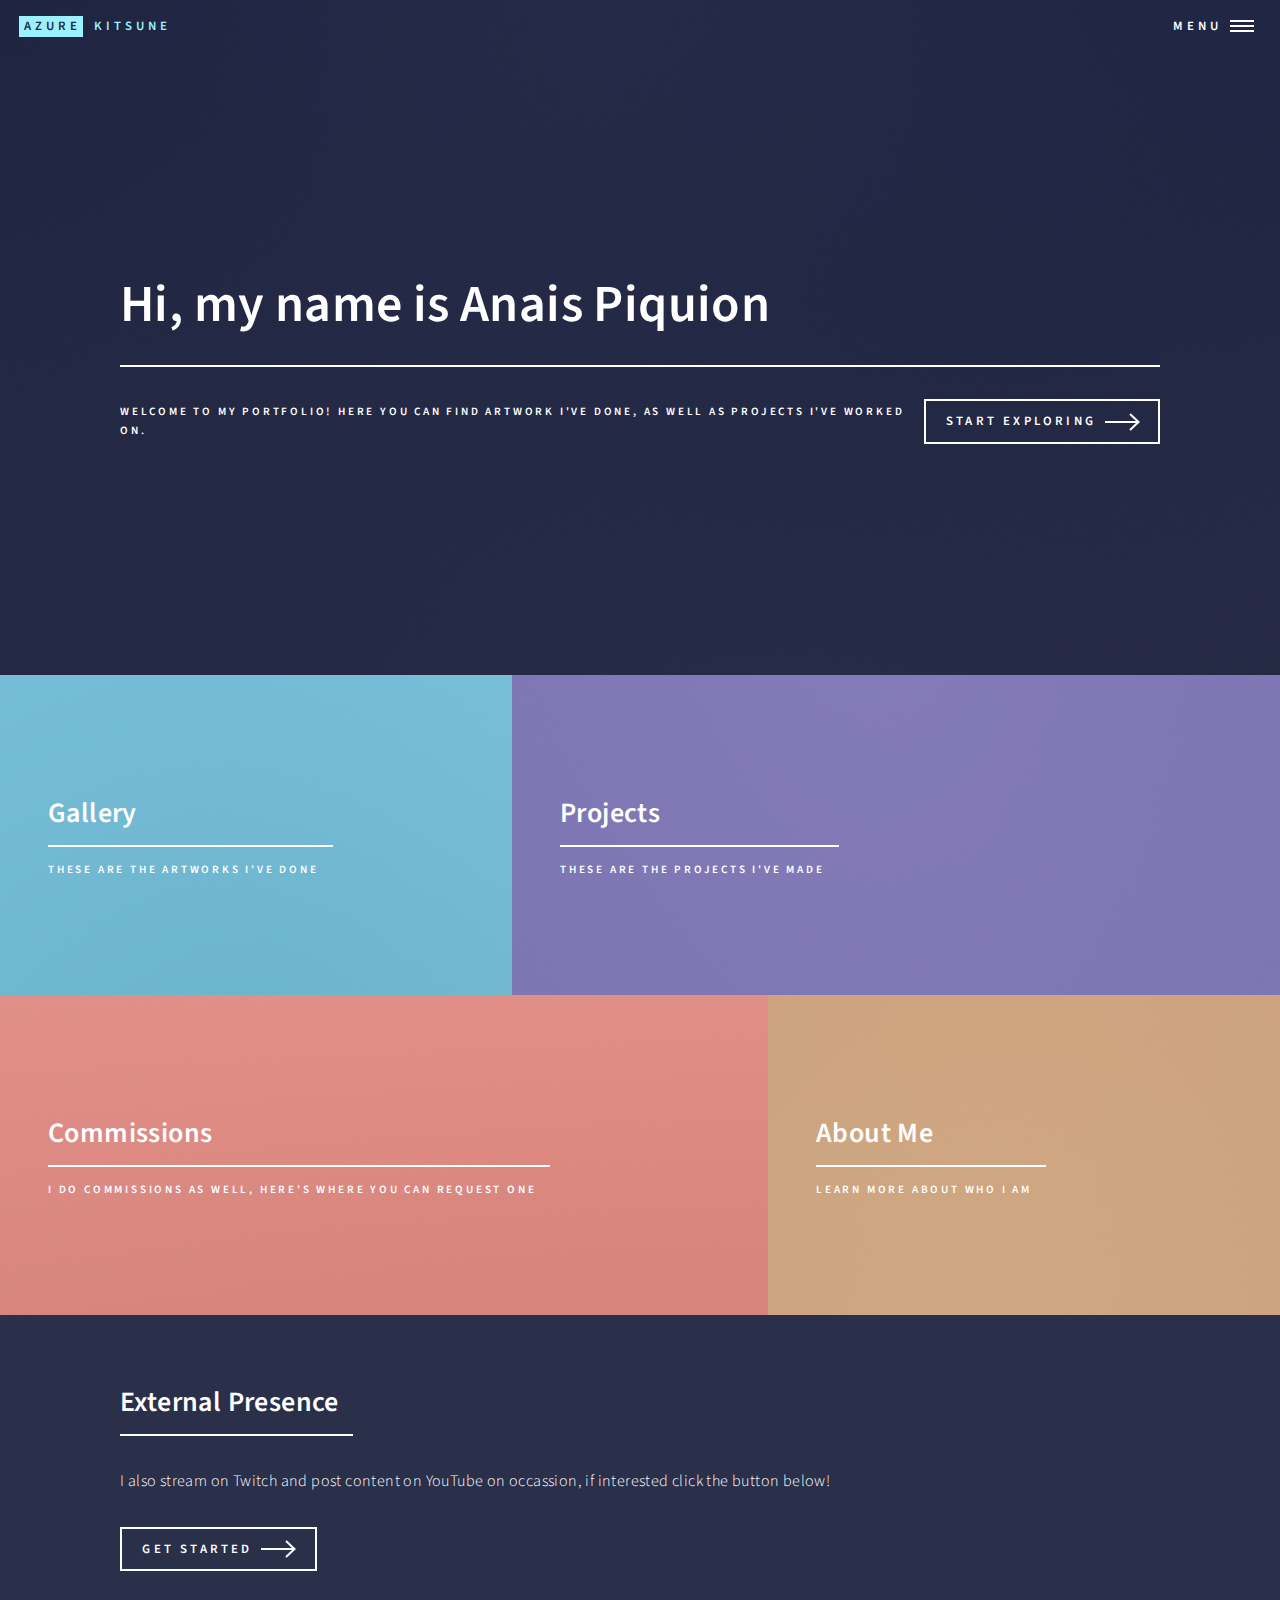
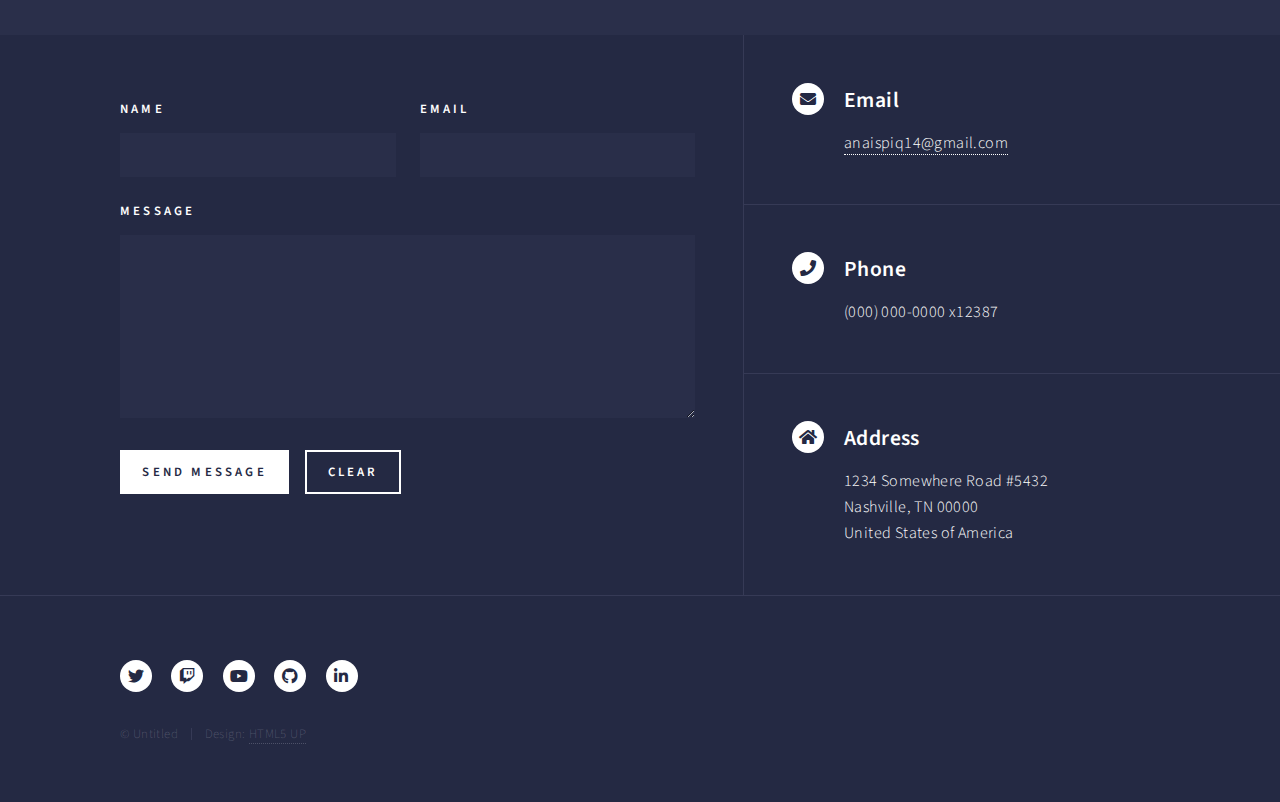
<file: index.html>
<!DOCTYPE HTML>
<!--
	Forty by HTML5 UP
	html5up.net | @ajlkn
	Free for personal and commercial use under the CCA 3.0 license (html5up.net/license)
-->
<html>
	<head>
		<title>Home Page</title>
		<meta charset="utf-8" />
		<meta name="viewport" content="width=device-width, initial-scale=1, user-scalable=no" />
		<link rel="stylesheet" href="assets/css/main.css" />
		<noscript><link rel="stylesheet" href="assets/css/noscript.css" /></noscript>
	</head>
	<body class="is-preload">

		<!-- Wrapper -->
			<div id="wrapper">

				<!-- Header -->
					<header id="header" class="alt">
						<a href="index.html" class="logo"><strong>Azure</strong> <span>Kitsune</span></a>
						<nav>
							<a href="#menu">Menu</a>
						</nav>
					</header>

				<!-- Menu -->
					<nav id="menu">
						<ul class="links">
							<li><a href="index.html">Home</a></li>
							<li><a href="gallery.html">Gallery</a></li>
							<li><a href="projects.html">Projects</a></li>
							<li><a href="commissions.html">Commissions</a></li>
							<li><a href="aboutme.html">About Me</a></li>
							<li><a href="elements.html">Elements</a></li>
						</ul>
						<ul class="actions stacked">
							<li><a href="#" class="button primary fit">Get Started</a></li>
							<li><a href="#" class="button fit">Log In</a></li>
						</ul>
					</nav>

				<!-- Banner -->
					<section id="banner" class="major">
						<div class="inner">
							<header class="major">
								<h1>Hi, my name is Anais Piquion</h1>
							</header>
							<div class="content">
								<p>Welcome to my portfolio! Here you can find Artwork I've done, 
									as well as projects I've worked on.</p>
								<ul class="actions">
									<li><a href="#one" class="button next scrolly">Start Exploring</a></li>
								</ul>
							</div>
						</div>
					</section>

				<!-- Main -->
					<div id="main">

						<!-- One -->
							<section id="one" class="tiles">
								<article>
									<span class="image">
										<img src="images/pic01.jpg" alt="" />
									</span>
									<header class="major">
										<h3><a href="gallery.html" class="link">Gallery</a></h3>
										<p>These are the artworks I've done</p>
									</header>
								</article>
								<article>
									<span class="image">
										<img src="images/pic02.jpg" alt="" />
									</span>
									<header class="major">
										<h3><a href="projects.html" class="link">Projects</a></h3>
										<p>These are the projects I've made</p>
									</header>
								</article>
								<article>
									<span class="image">
										<img src="images/pic03.jpg" alt="" />
									</span>
									<header class="major">
										<h3><a href="commissions.html" class="link">Commissions</a></h3>
										<p>I do commissions as well, here's where you can request one</p>
									</header>
								</article>
								<article>
									<span class="image">
										<img src="images/pic06.jpg" alt="" />
									</span>
									<header class="major">
										<h3><a href="aboutme.html" class="link">About Me</a></h3>
										<p>Learn more about who I am</p>
									</header>
								</article>
							</section>

						<!-- Two -->
							<section id="two">
								<div class="inner">
									<header class="major">
										<h2>External Presence</h2>
									</header>
									<p>I also stream on Twitch and post content on YouTube on occassion, if interested click the button below!</p>
									<ul class="actions">
										<li><a href="https://www.youtube.com/channel/UCa9rDPYyWQcU0g6yIEkKASQ" class="button next">Get Started</a></li>
									</ul>
								</div>
							</section>

					</div>

				<!-- Contact -->
					<section id="contact">
						<div class="inner">
							<section>
								<form method="post" action="#">
									<div class="fields">
										<div class="field half">
											<label for="name">Name</label>
											<input type="text" name="name" id="name" />
										</div>
										<div class="field half">
											<label for="email">Email</label>
											<input type="text" name="email" id="email" />
										</div>
										<div class="field">
											<label for="message">Message</label>
											<textarea name="message" id="message" rows="6"></textarea>
										</div>
									</div>
									<ul class="actions">
										<li><input type="submit" value="Send Message" class="primary" /></li>
										<li><input type="reset" value="Clear" /></li>
									</ul>
								</form>
							</section>
							<section class="split">
								<section>
									<div class="contact-method">
										<span class="icon solid alt fa-envelope"></span>
										<h3>Email</h3>
										<a href="#">anaispiq14@gmail.com</a>
									</div>
								</section>
								<section>
									<div class="contact-method">
										<span class="icon solid alt fa-phone"></span>
										<h3>Phone</h3>
										<span>(000) 000-0000 x12387</span>
									</div>
								</section>
								<section>
									<div class="contact-method">
										<span class="icon solid alt fa-home"></span>
										<h3>Address</h3>
										<span>1234 Somewhere Road #5432<br />
										Nashville, TN 00000<br />
										United States of America</span>
									</div>
								</section>
							</section>
						</div>
					</section>

				<!-- Footer -->
					<footer id="footer">
						<div class="inner">
							<ul class="icons">
								<li><a href="https://x.com/SonicSwag14" class="icon brands alt fa-twitter"><span class="label">Twitter</span></a></li>
								<li><a href="https://www.twitch.tv/sonicswag14_" class="icon brands alt fa-twitch"><span class="label">Twitch</span></a></li>
								<li><a href="https://www.youtube.com/@SonicSwag14/videos" class="icon brands alt fa-youtube"><span class="label">YouTube</span></a></li>
								<li><a href="https://github.com/SonicSwag14" class="icon brands alt fa-github"><span class="label">GitHub</span></a></li>
								<li><a href="https://www.linkedin.com/in/anais-piquion" class="icon brands alt fa-linkedin-in"><span class="label">LinkedIn</span></a></li>
							</ul>
							<ul class="copyright">
								<li>&copy; Untitled</li><li>Design: <a href="https://html5up.net">HTML5 UP</a></li>
							</ul>
						</div>
					</footer>

			</div>

		<!-- Scripts -->
			<script src="assets/js/jquery.min.js"></script>
			<script src="assets/js/jquery.scrolly.min.js"></script>
			<script src="assets/js/jquery.scrollex.min.js"></script>
			<script src="assets/js/browser.min.js"></script>
			<script src="assets/js/breakpoints.min.js"></script>
			<script src="assets/js/util.js"></script>
			<script src="assets/js/main.js"></script>

	</body>
</html>
</file>
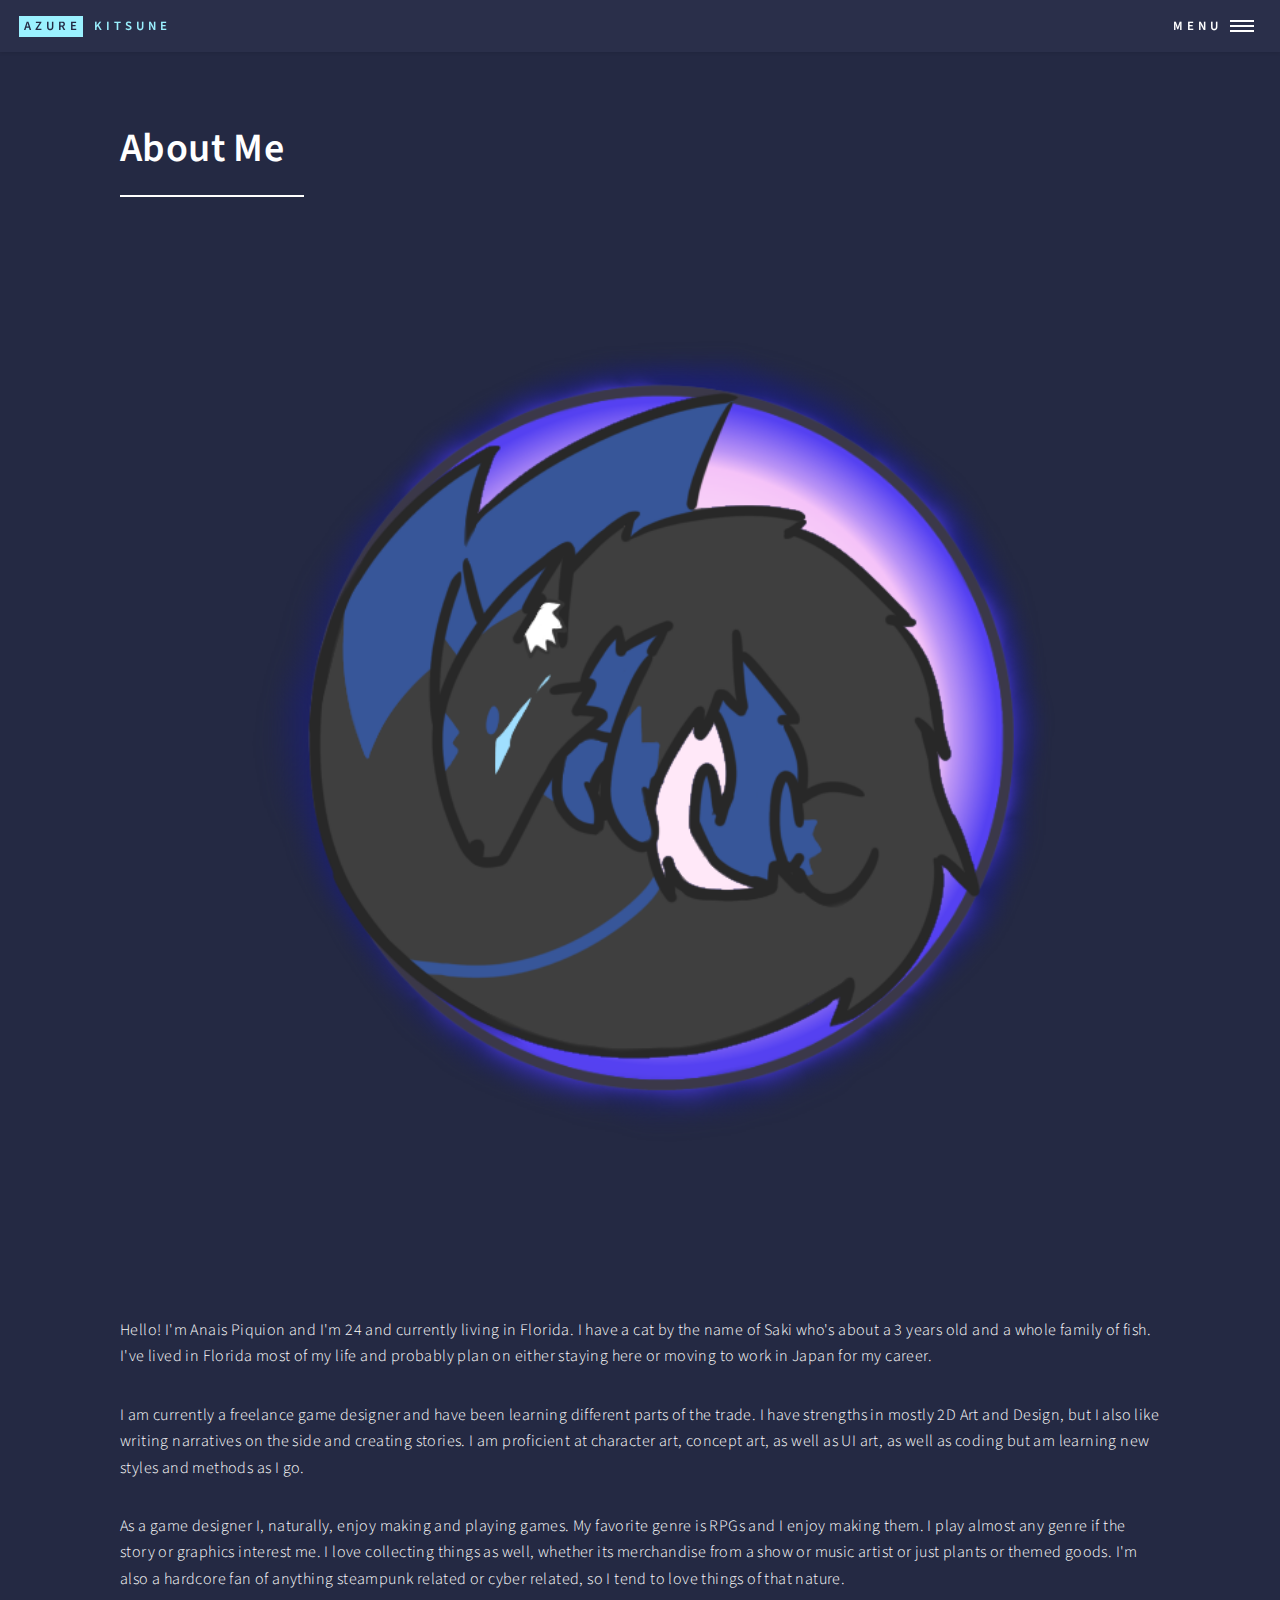
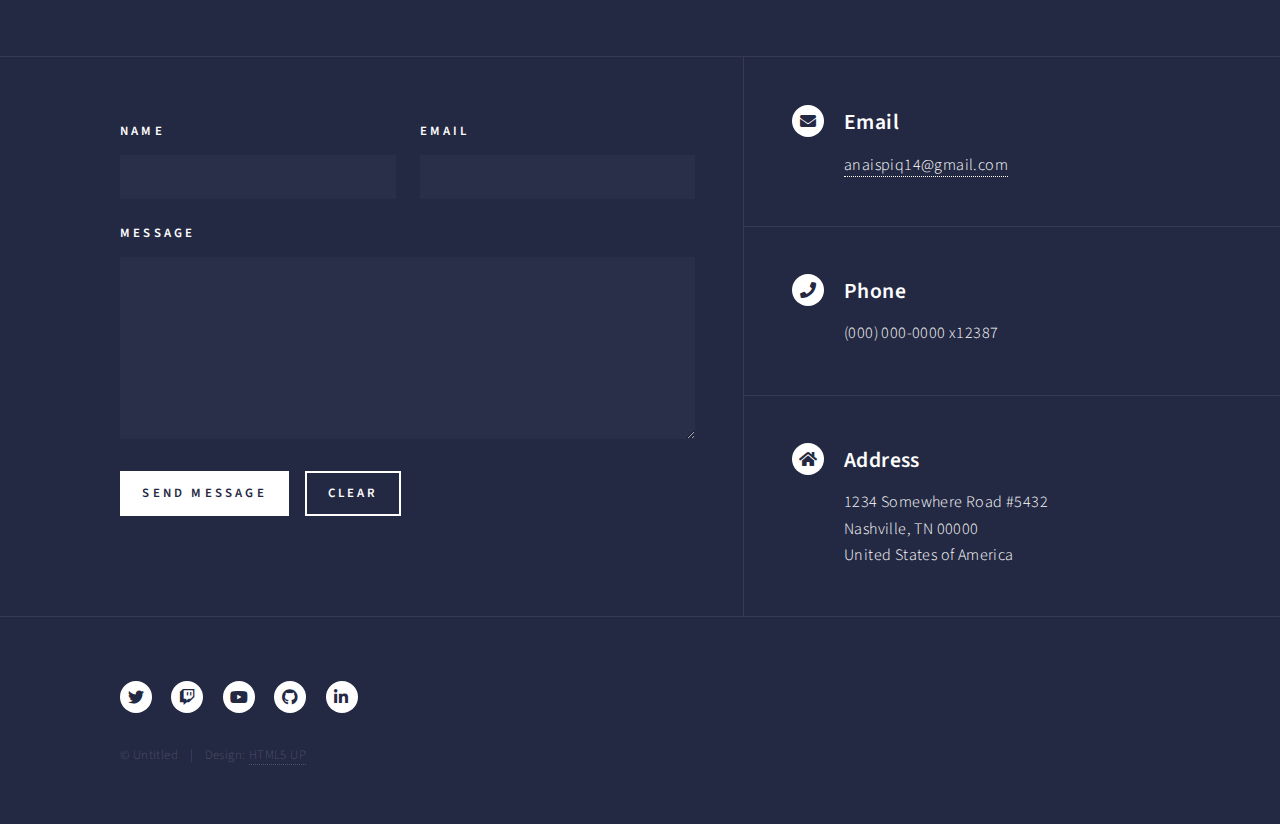
<file: aboutme.html>
<!DOCTYPE HTML>
<!--
	Forty by HTML5 UP
	html5up.net | @ajlkn
	Free for personal and commercial use under the CCA 3.0 license (html5up.net/license)
-->
<html>
	<head>
		<title>About Me</title>
		<meta charset="utf-8" />
		<meta name="viewport" content="width=device-width, initial-scale=1, user-scalable=no" />
		<link rel="stylesheet" href="assets/css/main.css" />
		<noscript><link rel="stylesheet" href="assets/css/noscript.css" /></noscript>
	</head>
	<body class="is-preload">

		<!-- Wrapper -->
			<div id="wrapper">

				<!-- Header -->
					<header id="header">
						<a href="index.html" class="logo"><strong>Azure</strong> <span>Kitsune</span></a>
						<nav>
							<a href="#menu">Menu</a>
						</nav>
					</header>

				<!-- Menu -->
					<nav id="menu">
						<ul class="links">
							<li><a href="index.html">Home</a></li>
							<li><a href="gallery.html">Gallery</a></li>
							<li><a href="projects.html">Projects</a></li>
							<li><a href="commissions.html">Commissions</a></li>
							<li><a href="aboutme.html">About Me</a></li>
							<li><a href="elements.html">Elements</a></li>
						</ul>
						<ul class="actions stacked">
							<li><a href="#" class="button primary fit">Get Started</a></li>
							<li><a href="#" class="button fit">Log In</a></li>
						</ul>
					</nav>

				<!-- Main -->
					<div id="main" class="alt">

						<!-- One -->
							<section id="one">
								<div class="inner">
									<header class="major">
										<h1>About Me</h1>
									</header>
									<span class="image main"><img src="images/azurelogo.png" alt="" /></span>
									<p>Hello! I'm Anais Piquion and I'm 24 and currently living in Florida. I have a cat by the name of Saki who's about a 3 years old and a whole family of fish. I've lived in Florida most of my life and probably plan on either staying here or moving to work in Japan for my career.</p>
									<p>I am currently a freelance game designer and have been learning different parts of the trade. I have strengths in mostly 2D Art and Design, but I also like writing narratives on the side and creating stories. I am proficient at character art, concept art, as well as UI art, as well as coding but am learning new styles and methods as I go. </p>
									<p>As a game designer I, naturally, enjoy making and playing games. My favorite genre is RPGs and I enjoy making them. I play almost any genre if the story or graphics interest me. I love collecting things as well, whether its merchandise from a show or music artist or just plants or themed goods. I'm also a hardcore fan of anything steampunk related or cyber related, so I tend to love things of that nature.</p>
								</div>
							</section>

					</div>

				<!-- Contact -->
					<section id="contact">
						<div class="inner">
							<section>
								<form method="post" action="#">
									<div class="fields">
										<div class="field half">
											<label for="name">Name</label>
											<input type="text" name="name" id="name" />
										</div>
										<div class="field half">
											<label for="email">Email</label>
											<input type="text" name="email" id="email" />
										</div>
										<div class="field">
											<label for="message">Message</label>
											<textarea name="message" id="message" rows="6"></textarea>
										</div>
									</div>
									<ul class="actions">
										<li><input type="submit" value="Send Message" class="primary" /></li>
										<li><input type="reset" value="Clear" /></li>
									</ul>
								</form>
							</section>
							<section class="split">
								<section>
									<div class="contact-method">
										<span class="icon solid alt fa-envelope"></span>
										<h3>Email</h3>
										<a href="#">anaispiq14@gmail.com</a>
									</div>
								</section>
								<section>
									<div class="contact-method">
										<span class="icon solid alt fa-phone"></span>
										<h3>Phone</h3>
										<span>(000) 000-0000 x12387</span>
									</div>
								</section>
								<section>
									<div class="contact-method">
										<span class="icon solid alt fa-home"></span>
										<h3>Address</h3>
										<span>1234 Somewhere Road #5432<br />
										Nashville, TN 00000<br />
										United States of America</span>
									</div>
								</section>
							</section>
						</div>
					</section>

				<!-- Footer -->
					<footer id="footer">
						<div class="inner">
							<ul class="icons">
								<li><a href="https://x.com/SonicSwag14" class="icon brands alt fa-twitter"><span class="label">Twitter</span></a></li>
								<li><a href="https://www.twitch.tv/sonicswag14_" class="icon brands alt fa-twitch"><span class="label">Twitch</span></a></li>
								<li><a href="https://www.youtube.com/@SonicSwag14/videos" class="icon brands alt fa-youtube"><span class="label">YouTube</span></a></li>
								<li><a href="https://github.com/SonicSwag14" class="icon brands alt fa-github"><span class="label">GitHub</span></a></li>
								<li><a href="https://www.linkedin.com/in/anais-piquion" class="icon brands alt fa-linkedin-in"><span class="label">LinkedIn</span></a></li>
							</ul>
							<ul class="copyright">
								<li>&copy; Untitled</li><li>Design: <a href="https://html5up.net">HTML5 UP</a></li>
							</ul>
						</div>
					</footer>

			</div>

		<!-- Scripts -->
			<script src="assets/js/jquery.min.js"></script>
			<script src="assets/js/jquery.scrolly.min.js"></script>
			<script src="assets/js/jquery.scrollex.min.js"></script>
			<script src="assets/js/browser.min.js"></script>
			<script src="assets/js/breakpoints.min.js"></script>
			<script src="assets/js/util.js"></script>
			<script src="assets/js/main.js"></script>

	</body>
</html>
</file>
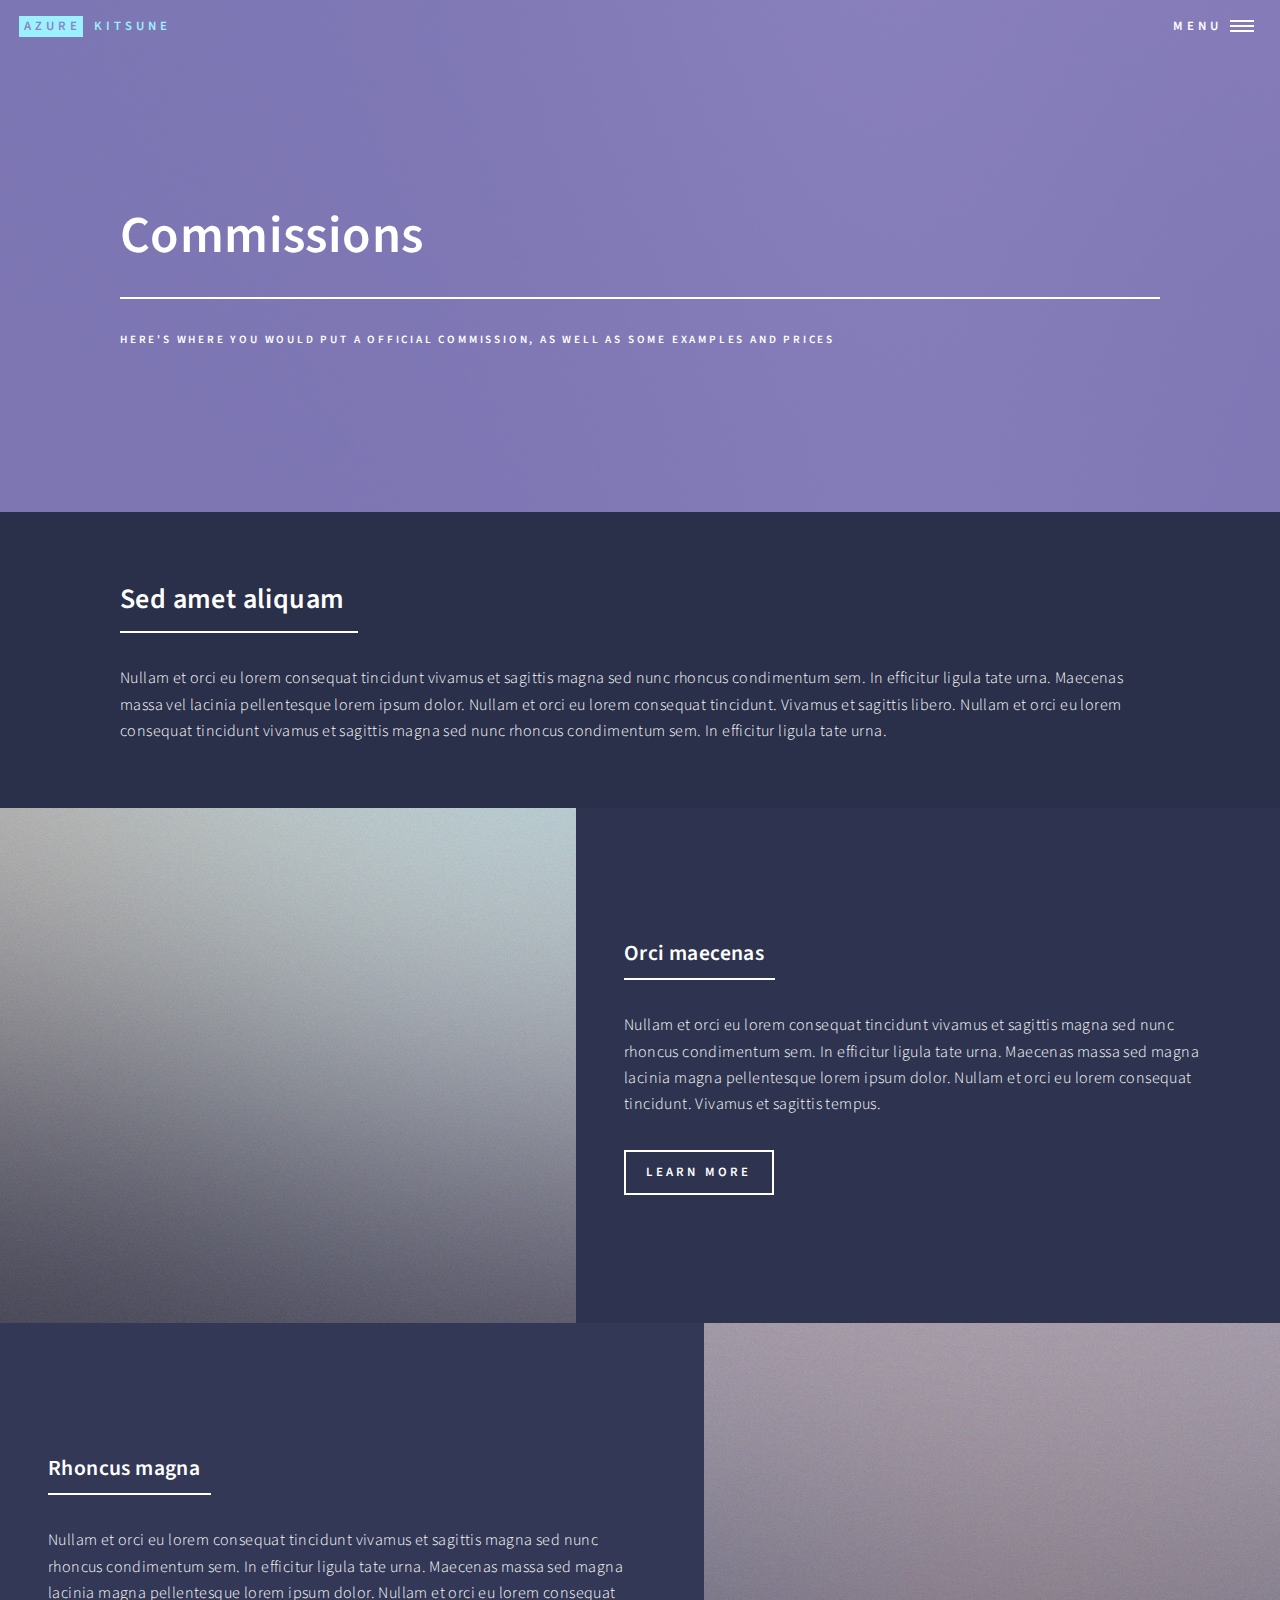
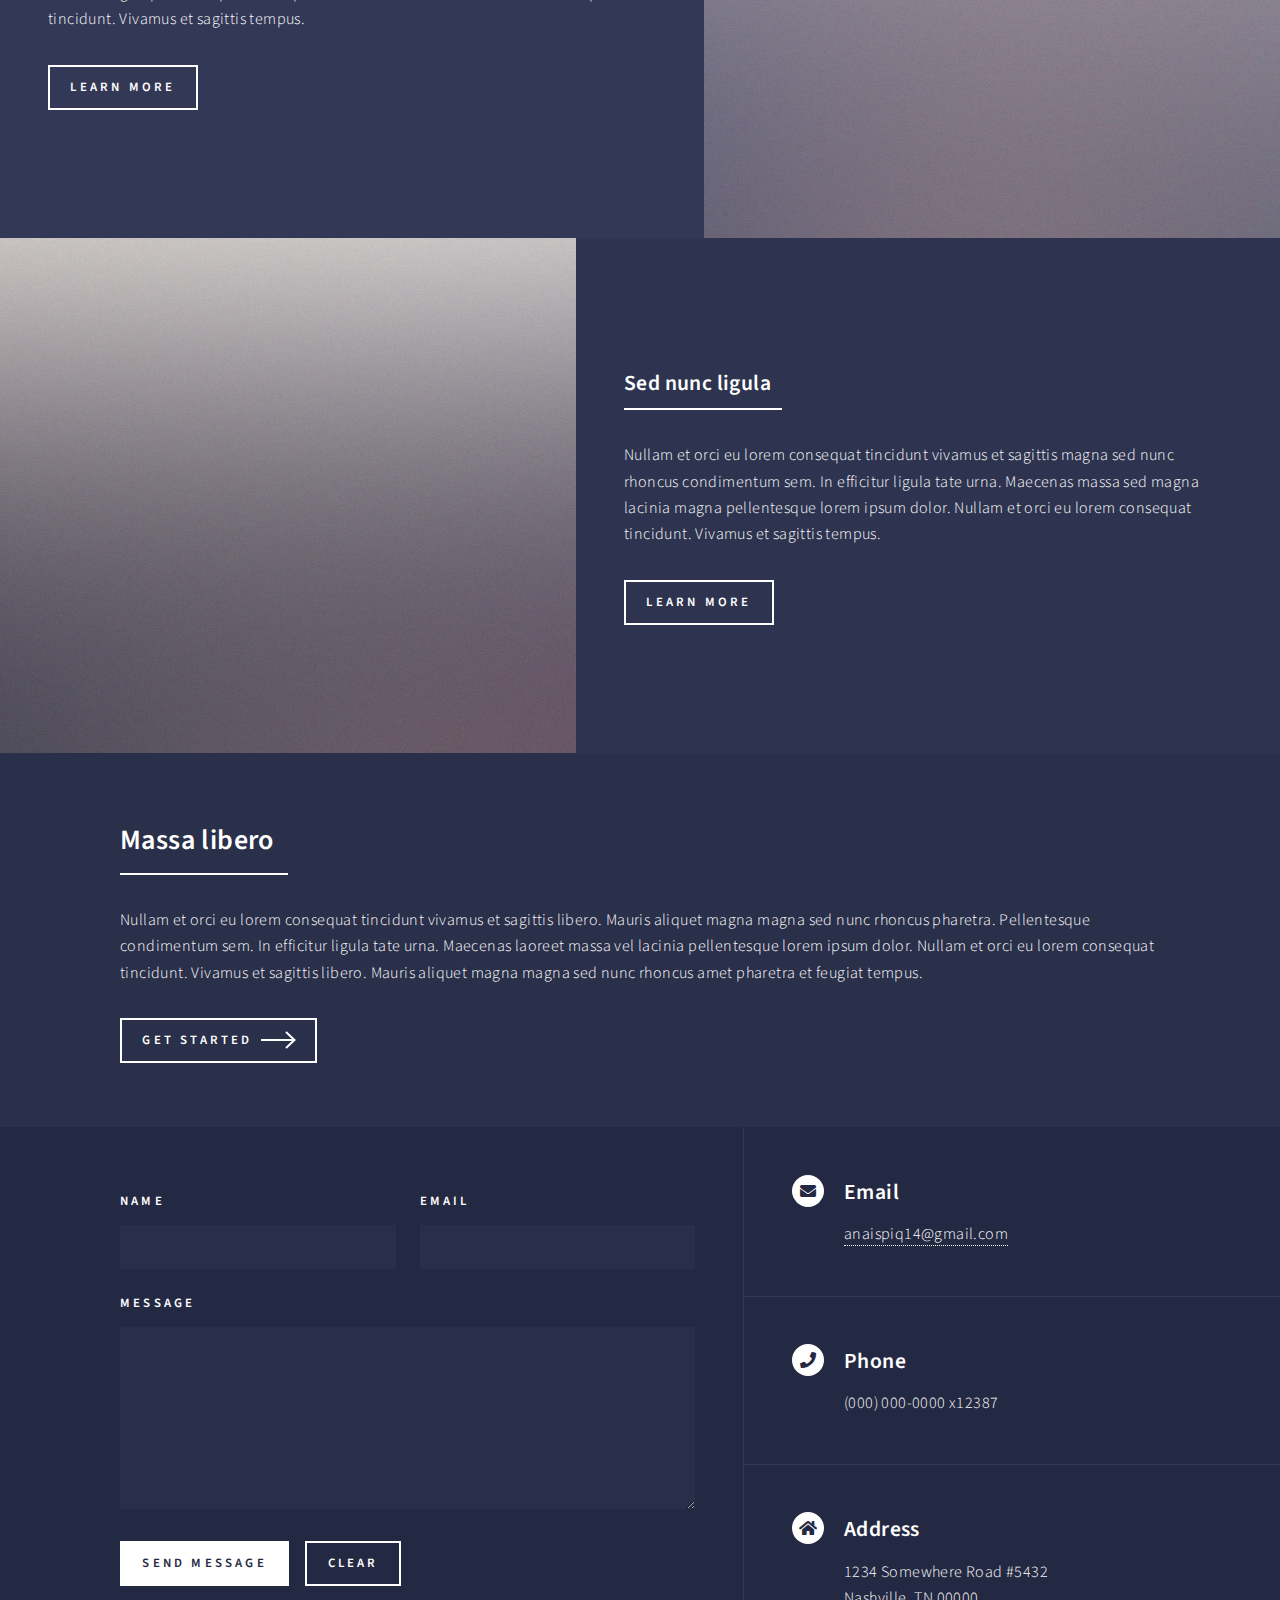
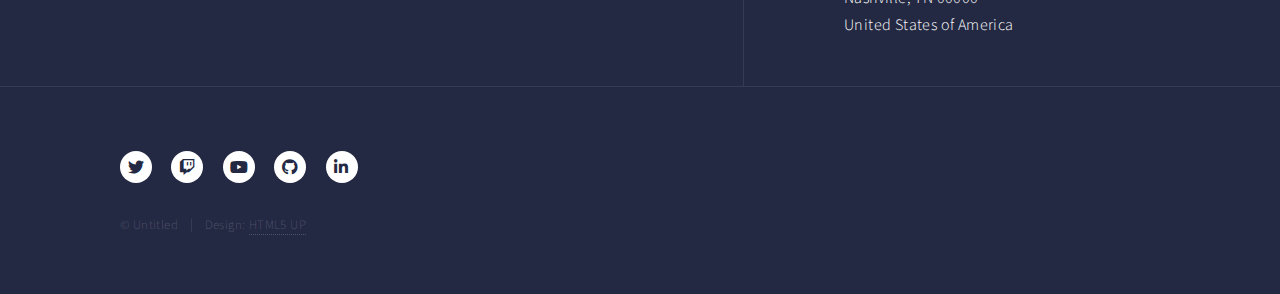
<file: commissions.html>
<!DOCTYPE HTML>
<!--
	Forty by HTML5 UP
	html5up.net | @ajlkn
	Free for personal and commercial use under the CCA 3.0 license (html5up.net/license)
-->
<html>
	<head>
		<title>Commissions</title>
		<meta charset="utf-8" />
		<meta name="viewport" content="width=device-width, initial-scale=1, user-scalable=no" />
		<link rel="stylesheet" href="assets/css/main.css" />
		<noscript><link rel="stylesheet" href="assets/css/noscript.css" /></noscript>
	</head>
	<body class="is-preload">

		<!-- Wrapper -->
			<div id="wrapper">

				<!-- Header -->
				<!-- Note: The "styleN" class below should match that of the banner element. -->
					<header id="header" class="alt style2">
						<a href="index.html" class="logo"><strong>Azure</strong> <span>Kitsune</span></a>
						<nav>
							<a href="#menu">Menu</a>
						</nav>
					</header>

				<!-- Menu -->
					<nav id="menu">
						<ul class="links">
							<li><a href="index.html">Home</a></li>
							<li><a href="gallery.html">Gallery</a></li>
							<li><a href="projects.html">Projects</a></li>
							<li><a href="commissions.html">Commissions</a></li>
							<li><a href="aboutme.html">About Me</a></li>
							<li><a href="elements.html">Elements</a></li>
						</ul>
						<ul class="actions stacked">
							<li><a href="#" class="button primary fit">Get Started</a></li>
							<li><a href="#" class="button fit">Log In</a></li>
						</ul>
					</nav>

				<!-- Banner -->
				<!-- Note: The "styleN" class below should match that of the header element. -->
					<section id="banner" class="style2">
						<div class="inner">
							<span class="image">
								<img src="images/pic07.jpg" alt="" />
							</span>
							<header class="major">
								<h1>Commissions</h1>
							</header>
							<div class="content">
								<p>Here's where you would put a official commission, as well as some examples and prices</p>
							</div>
						</div>
					</section>

				<!-- Main -->
					<div id="main">

						<!-- One -->
							<section id="one">
								<div class="inner">
									<header class="major">
										<h2>Sed amet aliquam</h2>
									</header>
									<p>Nullam et orci eu lorem consequat tincidunt vivamus et sagittis magna sed nunc rhoncus condimentum sem. In efficitur ligula tate urna. Maecenas massa vel lacinia pellentesque lorem ipsum dolor. Nullam et orci eu lorem consequat tincidunt. Vivamus et sagittis libero. Nullam et orci eu lorem consequat tincidunt vivamus et sagittis magna sed nunc rhoncus condimentum sem. In efficitur ligula tate urna.</p>
								</div>
							</section>

						<!-- Two -->
							<section id="two" class="spotlights">
								<section>
									<a href="generic.html" class="image">
										<img src="images/pic08.jpg" alt="" data-position="center center" />
									</a>
									<div class="content">
										<div class="inner">
											<header class="major">
												<h3>Orci maecenas</h3>
											</header>
											<p>Nullam et orci eu lorem consequat tincidunt vivamus et sagittis magna sed nunc rhoncus condimentum sem. In efficitur ligula tate urna. Maecenas massa sed magna lacinia magna pellentesque lorem ipsum dolor. Nullam et orci eu lorem consequat tincidunt. Vivamus et sagittis tempus.</p>
											<ul class="actions">
												<li><a href="generic.html" class="button">Learn more</a></li>
											</ul>
										</div>
									</div>
								</section>
								<section>
									<a href="generic.html" class="image">
										<img src="images/pic09.jpg" alt="" data-position="top center" />
									</a>
									<div class="content">
										<div class="inner">
											<header class="major">
												<h3>Rhoncus magna</h3>
											</header>
											<p>Nullam et orci eu lorem consequat tincidunt vivamus et sagittis magna sed nunc rhoncus condimentum sem. In efficitur ligula tate urna. Maecenas massa sed magna lacinia magna pellentesque lorem ipsum dolor. Nullam et orci eu lorem consequat tincidunt. Vivamus et sagittis tempus.</p>
											<ul class="actions">
												<li><a href="generic.html" class="button">Learn more</a></li>
											</ul>
										</div>
									</div>
								</section>
								<section>
									<a href="generic.html" class="image">
										<img src="images/pic10.jpg" alt="" data-position="25% 25%" />
									</a>
									<div class="content">
										<div class="inner">
											<header class="major">
												<h3>Sed nunc ligula</h3>
											</header>
											<p>Nullam et orci eu lorem consequat tincidunt vivamus et sagittis magna sed nunc rhoncus condimentum sem. In efficitur ligula tate urna. Maecenas massa sed magna lacinia magna pellentesque lorem ipsum dolor. Nullam et orci eu lorem consequat tincidunt. Vivamus et sagittis tempus.</p>
											<ul class="actions">
												<li><a href="generic.html" class="button">Learn more</a></li>
											</ul>
										</div>
									</div>
								</section>
							</section>

						<!-- Three -->
							<section id="three">
								<div class="inner">
									<header class="major">
										<h2>Massa libero</h2>
									</header>
									<p>Nullam et orci eu lorem consequat tincidunt vivamus et sagittis libero. Mauris aliquet magna magna sed nunc rhoncus pharetra. Pellentesque condimentum sem. In efficitur ligula tate urna. Maecenas laoreet massa vel lacinia pellentesque lorem ipsum dolor. Nullam et orci eu lorem consequat tincidunt. Vivamus et sagittis libero. Mauris aliquet magna magna sed nunc rhoncus amet pharetra et feugiat tempus.</p>
									<ul class="actions">
										<li><a href="generic.html" class="button next">Get Started</a></li>
									</ul>
								</div>
							</section>

					</div>

				<!-- Contact -->
					<section id="contact">
						<div class="inner">
							<section>
								<form method="post" action="#">
									<div class="fields">
										<div class="field half">
											<label for="name">Name</label>
											<input type="text" name="name" id="name" />
										</div>
										<div class="field half">
											<label for="email">Email</label>
											<input type="text" name="email" id="email" />
										</div>
										<div class="field">
											<label for="message">Message</label>
											<textarea name="message" id="message" rows="6"></textarea>
										</div>
									</div>
									<ul class="actions">
										<li><input type="submit" value="Send Message" class="primary" /></li>
										<li><input type="reset" value="Clear" /></li>
									</ul>
								</form>
							</section>
							<section class="split">
								<section>
									<div class="contact-method">
										<span class="icon solid alt fa-envelope"></span>
										<h3>Email</h3>
										<a href="#">anaispiq14@gmail.com</a>
									</div>
								</section>
								<section>
									<div class="contact-method">
										<span class="icon solid alt fa-phone"></span>
										<h3>Phone</h3>
										<span>(000) 000-0000 x12387</span>
									</div>
								</section>
								<section>
									<div class="contact-method">
										<span class="icon solid alt fa-home"></span>
										<h3>Address</h3>
										<span>1234 Somewhere Road #5432<br />
										Nashville, TN 00000<br />
										United States of America</span>
									</div>
								</section>
							</section>
						</div>
					</section>

				<!-- Footer -->
					<footer id="footer">
						<div class="inner">
							<ul class="icons">
								<li><a href="https://x.com/SonicSwag14" class="icon brands alt fa-twitter"><span class="label">Twitter</span></a></li>
								<li><a href="https://www.twitch.tv/sonicswag14_" class="icon brands alt fa-twitch"><span class="label">Twitch</span></a></li>
								<li><a href="https://www.youtube.com/@SonicSwag14/videos" class="icon brands alt fa-youtube"><span class="label">YouTube</span></a></li>
								<li><a href="https://github.com/SonicSwag14" class="icon brands alt fa-github"><span class="label">GitHub</span></a></li>
								<li><a href="https://www.linkedin.com/in/anais-piquion" class="icon brands alt fa-linkedin-in"><span class="label">LinkedIn</span></a></li>
							</ul>
							<ul class="copyright">
								<li>&copy; Untitled</li><li>Design: <a href="https://html5up.net">HTML5 UP</a></li>
							</ul>
						</div>
					</footer>

			</div>

		<!-- Scripts -->
			<script src="assets/js/jquery.min.js"></script>
			<script src="assets/js/jquery.scrolly.min.js"></script>
			<script src="assets/js/jquery.scrollex.min.js"></script>
			<script src="assets/js/browser.min.js"></script>
			<script src="assets/js/breakpoints.min.js"></script>
			<script src="assets/js/util.js"></script>
			<script src="assets/js/main.js"></script>

	</body>
</html>
</file>
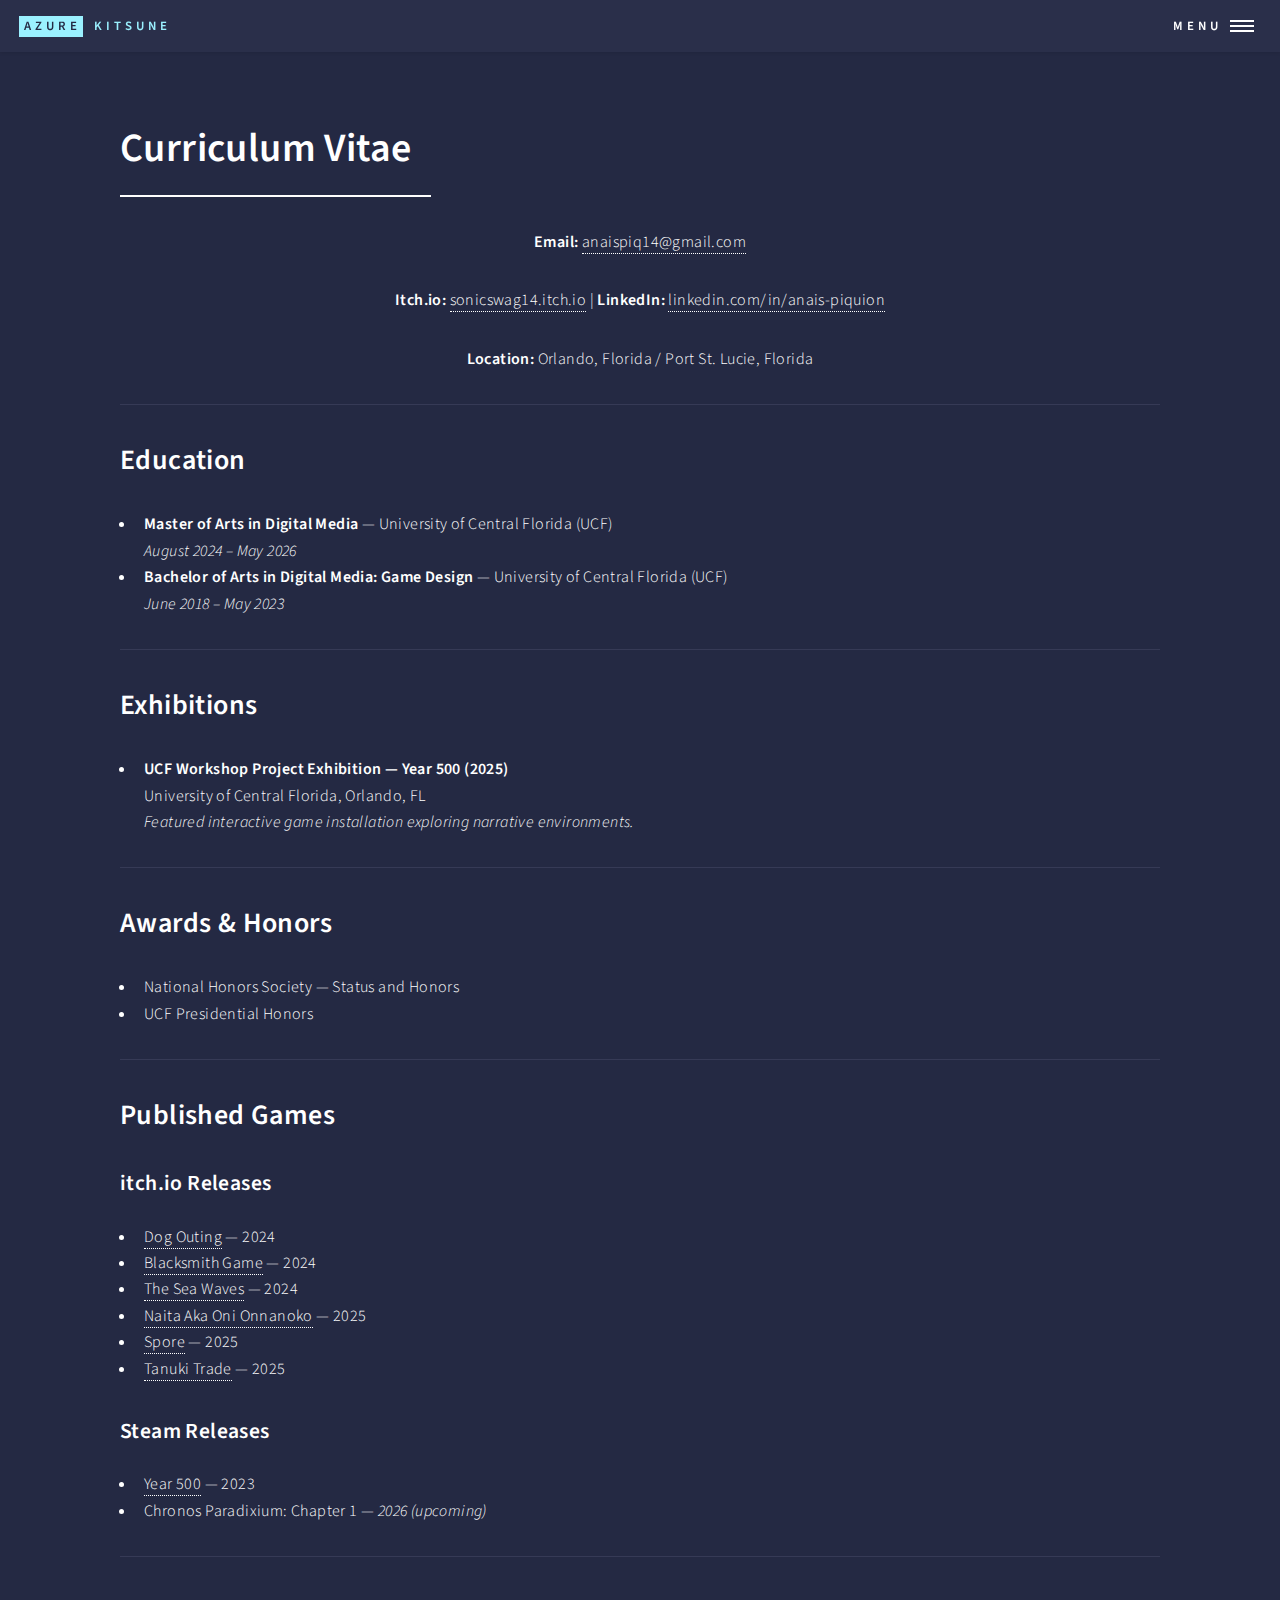
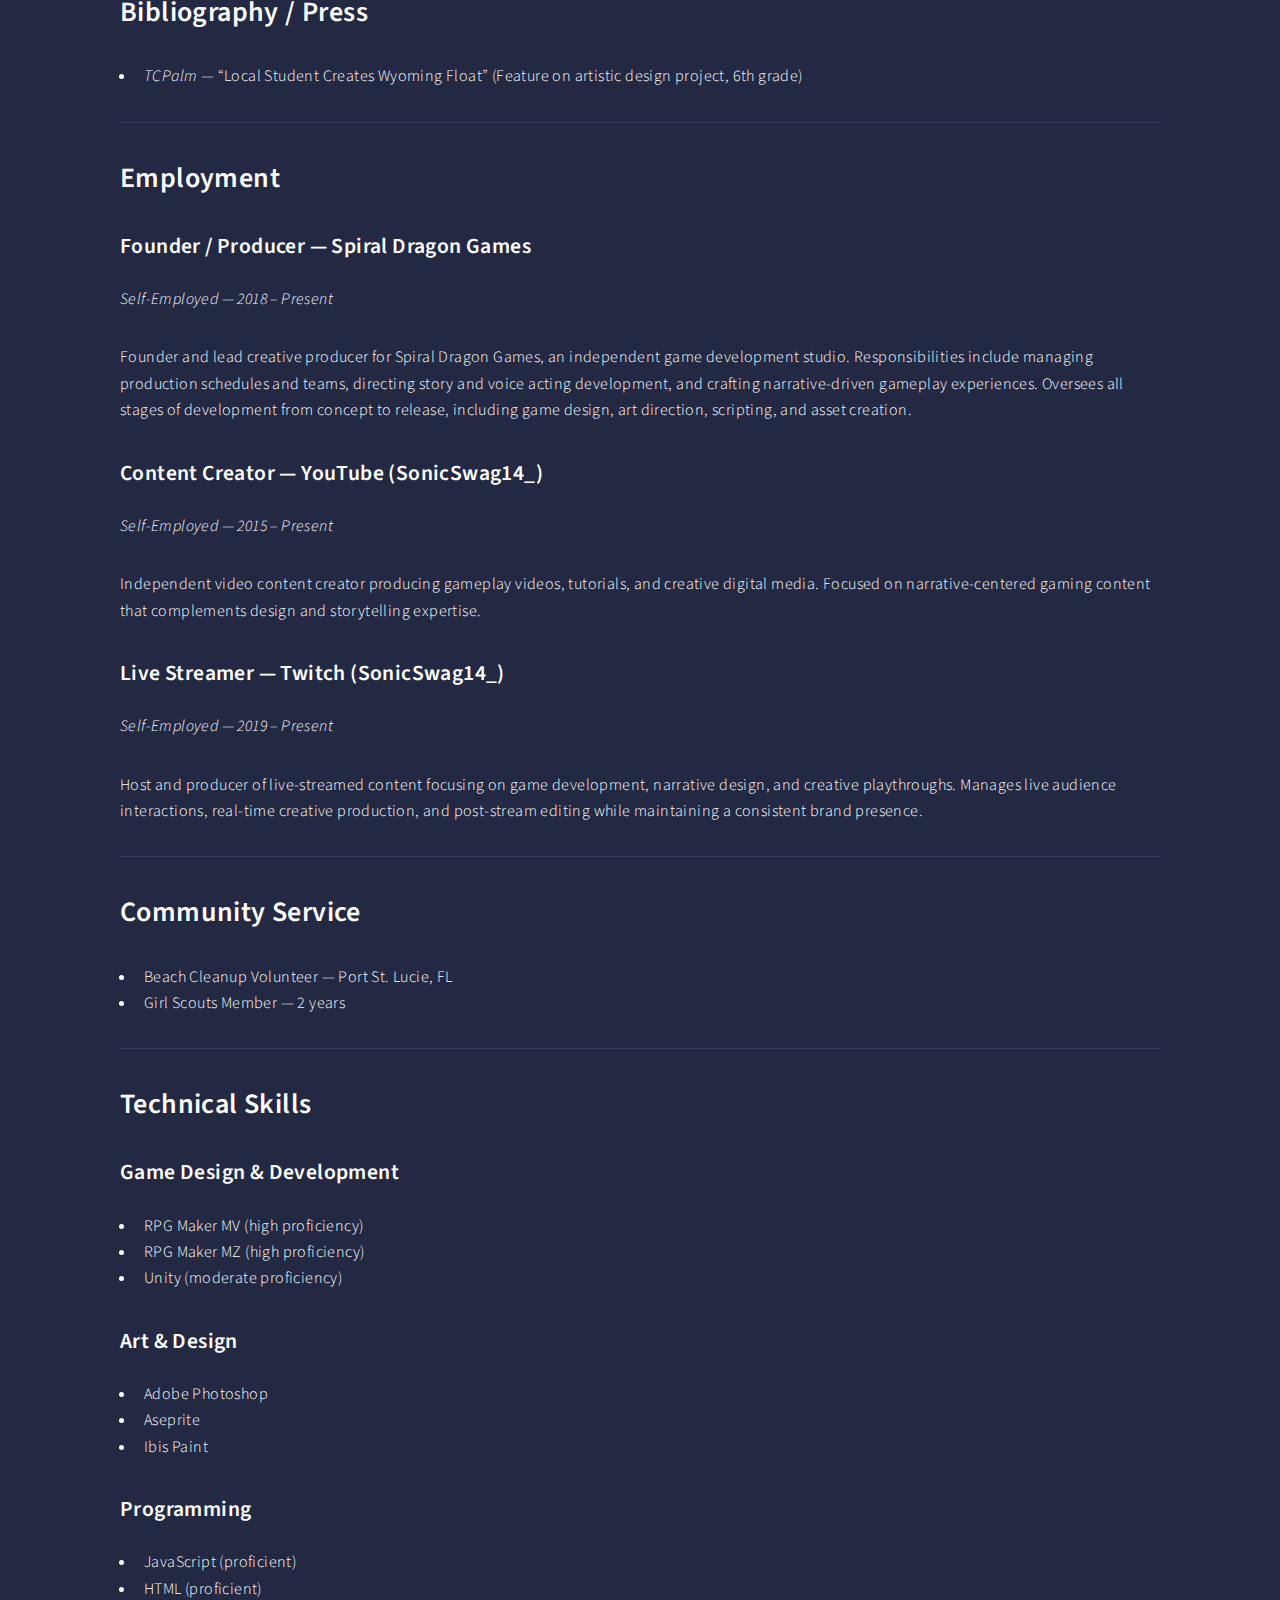
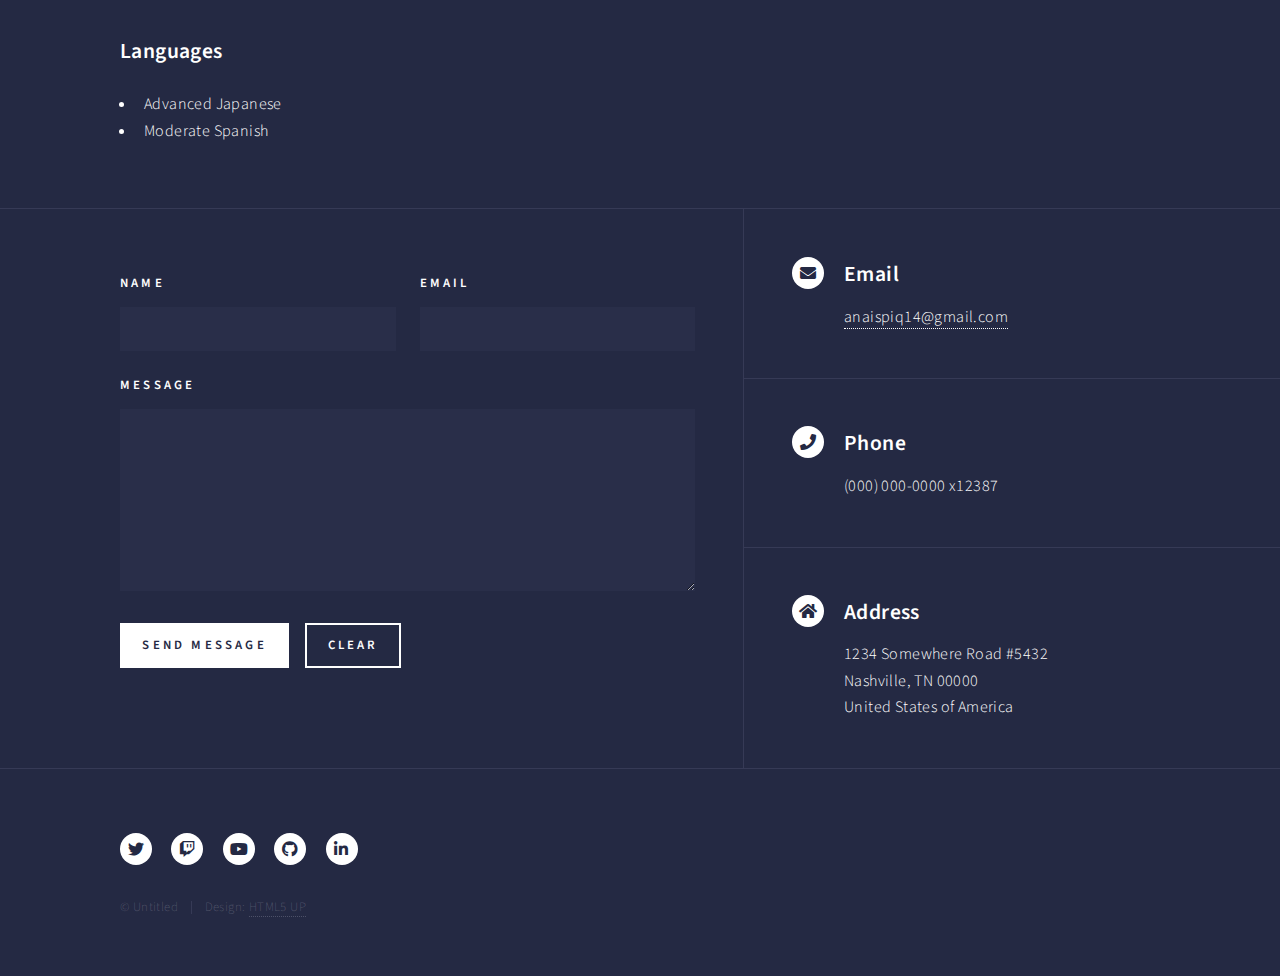
<file: CV.html>
<!DOCTYPE HTML>
<!--
	Forty by HTML5 UP
	html5up.net | @ajlkn
	Free for personal and commercial use under the CCA 3.0 license (html5up.net/license)
-->
<html>
	<head>
		<title>Curriculum Vitae</title>
		<meta charset="utf-8" />
		<meta name="viewport" content="width=device-width, initial-scale=1, user-scalable=no" />
		<link rel="stylesheet" href="assets/css/main.css" />
		<noscript><link rel="stylesheet" href="assets/css/noscript.css" /></noscript>
	</head>
	<body class="is-preload">

		<!-- Wrapper -->
			<div id="wrapper">

				<!-- Header -->
					<header id="header">
						<a href="index.html" class="logo"><strong>Azure</strong> <span>Kitsune</span></a>
						<nav>
							<a href="#menu">Menu</a>
						</nav>
					</header>

				<!-- Menu -->
					<nav id="menu">
						<ul class="links">
							<li><a href="index.html">Home</a></li>
							<li><a href="gallery.html">Gallery</a></li>
							<li><a href="projects.html">Projects</a></li>
							<li><a href="commissions.html">Commissions</a></li>
							<li><a href="aboutme.html">About Me</a></li>
							<li><a href="CV.html">Curriculum Vitae</a></li>
						</ul>
					</nav>

				<!-- Main -->
					<div id="main" class="alt">

						<!-- One -->
							<section id="one">
								<div class="inner">
									<header class="major">
										<h1>Curriculum Vitae</h1>
									</header>

									<div style="text-align:center;">
										<p><strong>Email:</strong> <a href="mailto:anaispiq14@gmail.com">anaispiq14@gmail.com</a></p>
										<p>
											<strong>Itch.io:</strong> <a href="https://sonicswag14.itch.io" target="_blank">sonicswag14.itch.io</a> |
											<strong>LinkedIn:</strong> <a href="https://linkedin.com/in/anais-piquion" target="_blank">linkedin.com/in/anais-piquion</a>
										</p>
        								<p><strong>Location:</strong> Orlando, Florida / Port St. Lucie, Florida</p>   
									</div>

									<hr>
      
									<h2>Education</h2>      
									<ul>        
										<li><strong>Master of Arts in Digital Media</strong> — University of Central Florida (UCF) <br><em>August 2024 – May 2026</em></li>        
										<li><strong>Bachelor of Arts in Digital Media: Game Design</strong> — University of Central Florida (UCF) <br><em>June 2018 – May 2023</em></li>
									</ul>
      
									<hr>
      
									<h2>Exhibitions</h2>
									<ul>
										<li><strong>UCF Workshop Project Exhibition — Year 500 (2025)</strong><br>
											University of Central Florida, Orlando, FL<br>
											<em>Featured interactive game installation exploring narrative environments.</em></li>
									</ul>
      
									<hr>
      
									<h2>Awards & Honors</h2>
									<ul>
										<li>National Honors Society — Status and Honors</li>
										<li>UCF Presidential Honors</li>
									</ul>
      
									<hr>
      
									<h2>Published Games</h2>
									<h3>itch.io Releases</h3>
									<ul>
										<li><a href="https://sonicswag14.itch.io/dogouting" target="_blank">Dog Outing</a> — 2024</li>
										<li><a href="https://sonicswag14.itch.io/blacksmith-game" target="_blank">Blacksmith Game</a> — 2024</li>
										<li><a href="https://sonicswag14.itch.io/the-sea-waves" target="_blank">The Sea Waves</a> — 2024</li>
										<li><a href="https://sonicswag14.itch.io/naita-aka-oni-onnanoko" target="_blank">Naita Aka Oni Onnanoko</a> — 2025</li>
										<li><a href="https://sonicswag14.itch.io/spore" target="_blank">Spore</a> — 2025</li>
										<li><a href="https://sonicswag14.itch.io/tanuki-trade" target="_blank">Tanuki Trade</a> — 2025</li>
									</ul>
      
									<h3>Steam Releases</h3>
									<ul>
										<li><a href="https://store.steampowered.com/app/2373540/Year_500/" target="_blank">Year 500</a> — 2023</li>
										<li>Chronos Paradixium: Chapter 1 — <em>2026 (upcoming)</em></li>
									</ul>
      
									<hr>
      
									<h2>Bibliography / Press</h2>
									<ul>
										<li><em>TCPalm</em> — “Local Student Creates Wyoming Float” (Feature on artistic design project, 6th grade)</li>
									</ul>

									<hr>
      
									<h2>Employment</h2>
									<h3>Founder / Producer — Spiral Dragon Games</h3>
									<p><em>Self-Employed — 2018 – Present</em></p>
									<p>Founder and lead creative producer for Spiral Dragon Games, an independent game development studio. Responsibilities include managing production schedules and teams, directing story and voice acting development, and crafting narrative-driven gameplay experiences. Oversees all stages of development from concept to release, including game design, art direction, scripting, and asset creation.</p>
      
									<h3>Content Creator — YouTube (SonicSwag14_)</h3>
									<p><em>Self-Employed — 2015 – Present</em></p>
									<p>Independent video content creator producing gameplay videos, tutorials, and creative digital media. Focused on narrative-centered gaming content that complements design and storytelling expertise.</p>

									<h3>Live Streamer — Twitch (SonicSwag14_)</h3>
									<p><em>Self-Employed — 2019 – Present</em></p>
									<p>Host and producer of live-streamed content focusing on game development, narrative design, and creative playthroughs. Manages live audience interactions, real-time creative production, and post-stream editing while maintaining a consistent brand presence.</p>
      
									<hr>
      
									<h2>Community Service</h2>
									<ul>
										<li>Beach Cleanup Volunteer — Port St. Lucie, FL</li>
										<li>Girl Scouts Member — 2 years</li>
									</ul>
   
									<hr>
   
									<h2>Technical Skills</h2>
									<h3>Game Design & Development</h3>
									<ul>
										<li>RPG Maker MV (high proficiency)</li>
										<li>RPG Maker MZ (high proficiency)</li>
										<li>Unity (moderate proficiency)</li>
									</ul>

									<h3>Art & Design</h3>
									<ul>
										<li>Adobe Photoshop</li>
										<li>Aseprite</li>
										<li>Ibis Paint</li>
									</ul>
   
									<h3>Programming</h3>
									<ul>
										<li>JavaScript (proficient)</li>
										<li>HTML (proficient)</li>
									</ul>
  
									<h3>Languages</h3>
									<ul>
										<li>Advanced Japanese</li>
										<li>Moderate Spanish</li>
									</ul>
								</div>
							</section>
					</div>

				<!-- Contact -->
					<section id="contact">
						<div class="inner">
							<section>
								<form method="post" action="#">
									<div class="fields">
										<div class="field half">
											<label for="name">Name</label>
											<input type="text" name="name" id="name" />
										</div>
										<div class="field half">
											<label for="email">Email</label>
											<input type="text" name="email" id="email" />
										</div>
										<div class="field">
											<label for="message">Message</label>
											<textarea name="message" id="message" rows="6"></textarea>
										</div>
									</div>
									<ul class="actions">
										<li><input type="submit" value="Send Message" class="primary" /></li>
										<li><input type="reset" value="Clear" /></li>
									</ul>
								</form>
							</section>
							<section class="split">
								<section>
									<div class="contact-method">
										<span class="icon solid alt fa-envelope"></span>
										<h3>Email</h3>
										<a href="#">anaispiq14@gmail.com</a>
									</div>
								</section>
								<section>
									<div class="contact-method">
										<span class="icon solid alt fa-phone"></span>
										<h3>Phone</h3>
										<span>(000) 000-0000 x12387</span>
									</div>
								</section>
								<section>
									<div class="contact-method">
										<span class="icon solid alt fa-home"></span>
										<h3>Address</h3>
										<span>1234 Somewhere Road #5432<br />
										Nashville, TN 00000<br />
										United States of America</span>
									</div>
								</section>
							</section>
						</div>
					</section>

				<!-- Footer -->
					<footer id="footer">
						<div class="inner">
							<ul class="icons">
								<li><a href="https://x.com/SonicSwag14" class="icon brands alt fa-twitter"><span class="label">Twitter</span></a></li>
								<li><a href="https://www.twitch.tv/sonicswag14_" class="icon brands alt fa-twitch"><span class="label">Twitch</span></a></li>
								<li><a href="https://www.youtube.com/@SonicSwag14/videos" class="icon brands alt fa-youtube"><span class="label">YouTube</span></a></li>
								<li><a href="https://github.com/SonicSwag14" class="icon brands alt fa-github"><span class="label">GitHub</span></a></li>
								<li><a href="https://www.linkedin.com/in/anais-piquion" class="icon brands alt fa-linkedin-in"><span class="label">LinkedIn</span></a></li>
							</ul>
							<ul class="copyright">
								<li>&copy; Untitled</li><li>Design: <a href="https://html5up.net">HTML5 UP</a></li>
							</ul>
						</div>
					</footer>

			</div>

		<!-- Scripts -->
			<script src="assets/js/jquery.min.js"></script>
			<script src="assets/js/jquery.scrolly.min.js"></script>
			<script src="assets/js/jquery.scrollex.min.js"></script>
			<script src="assets/js/browser.min.js"></script>
			<script src="assets/js/breakpoints.min.js"></script>
			<script src="assets/js/util.js"></script>
			<script src="assets/js/main.js"></script>

	</body>
</html>
</file>
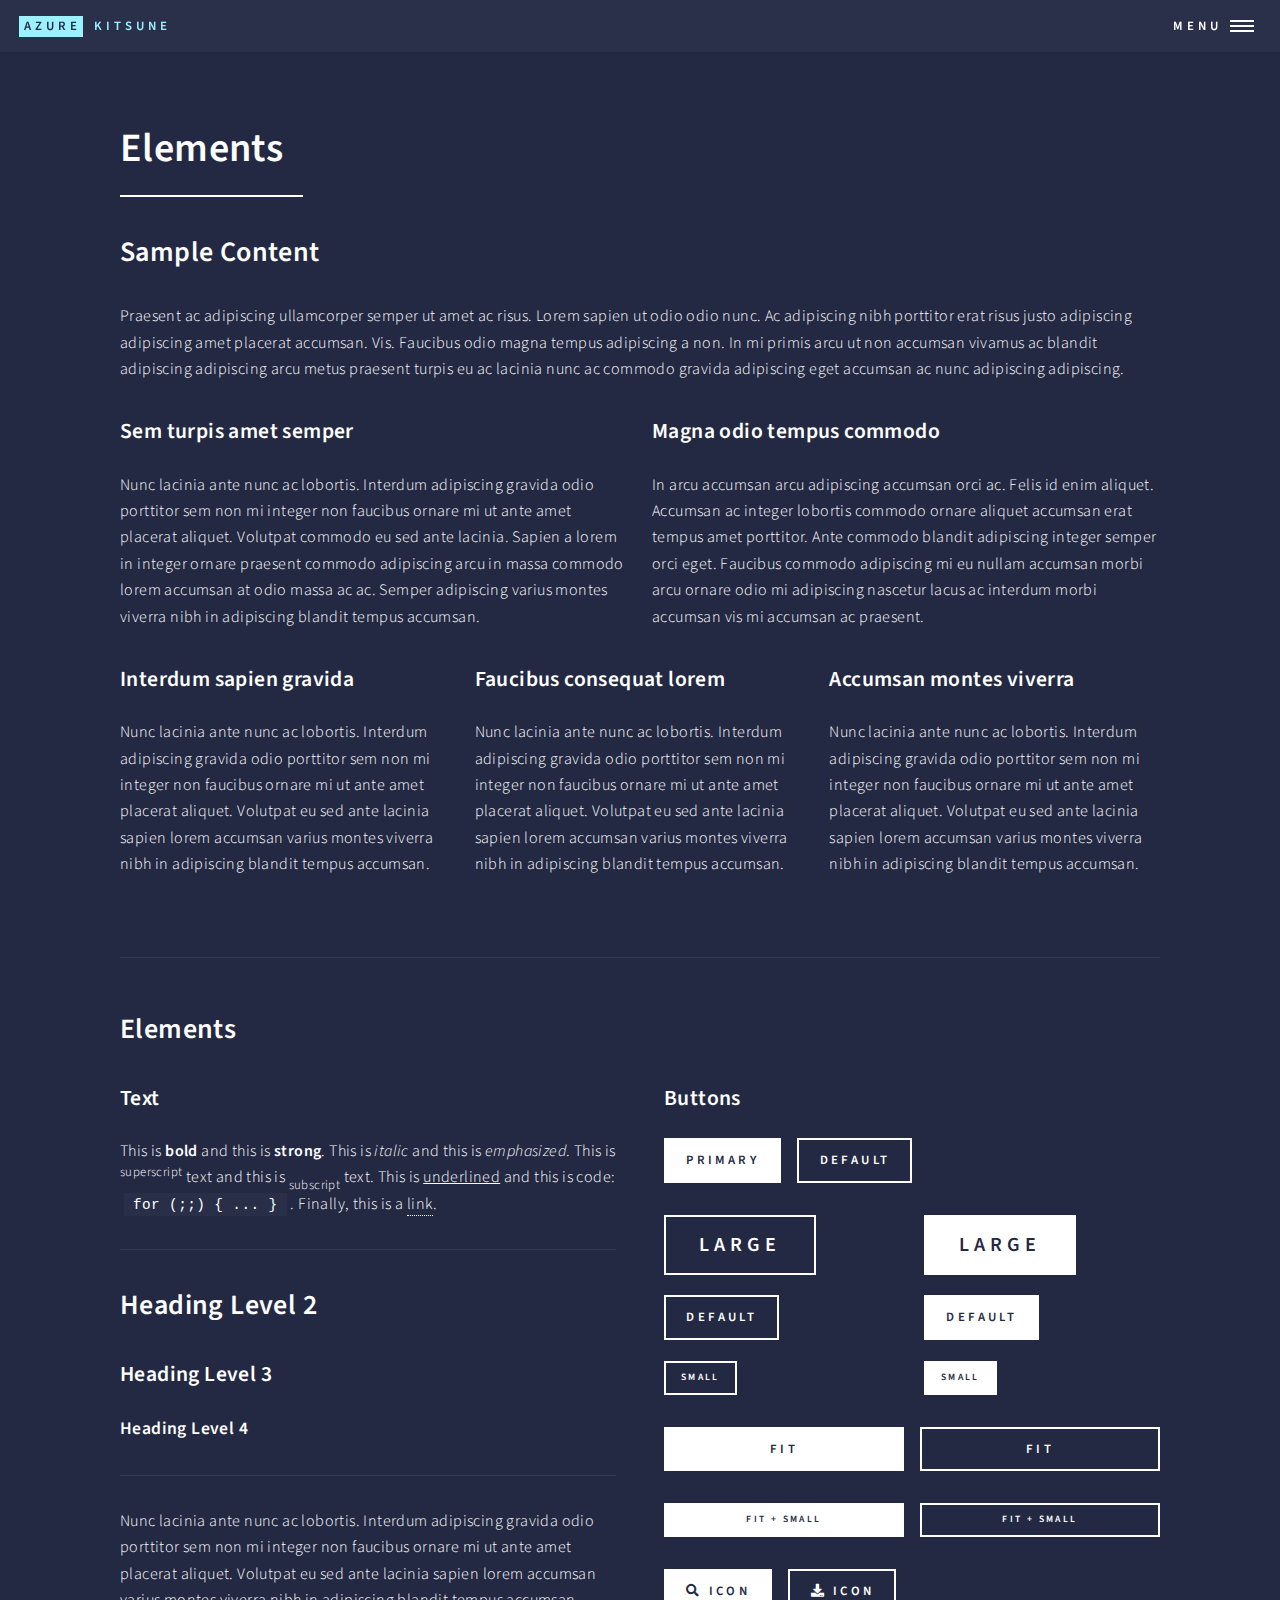
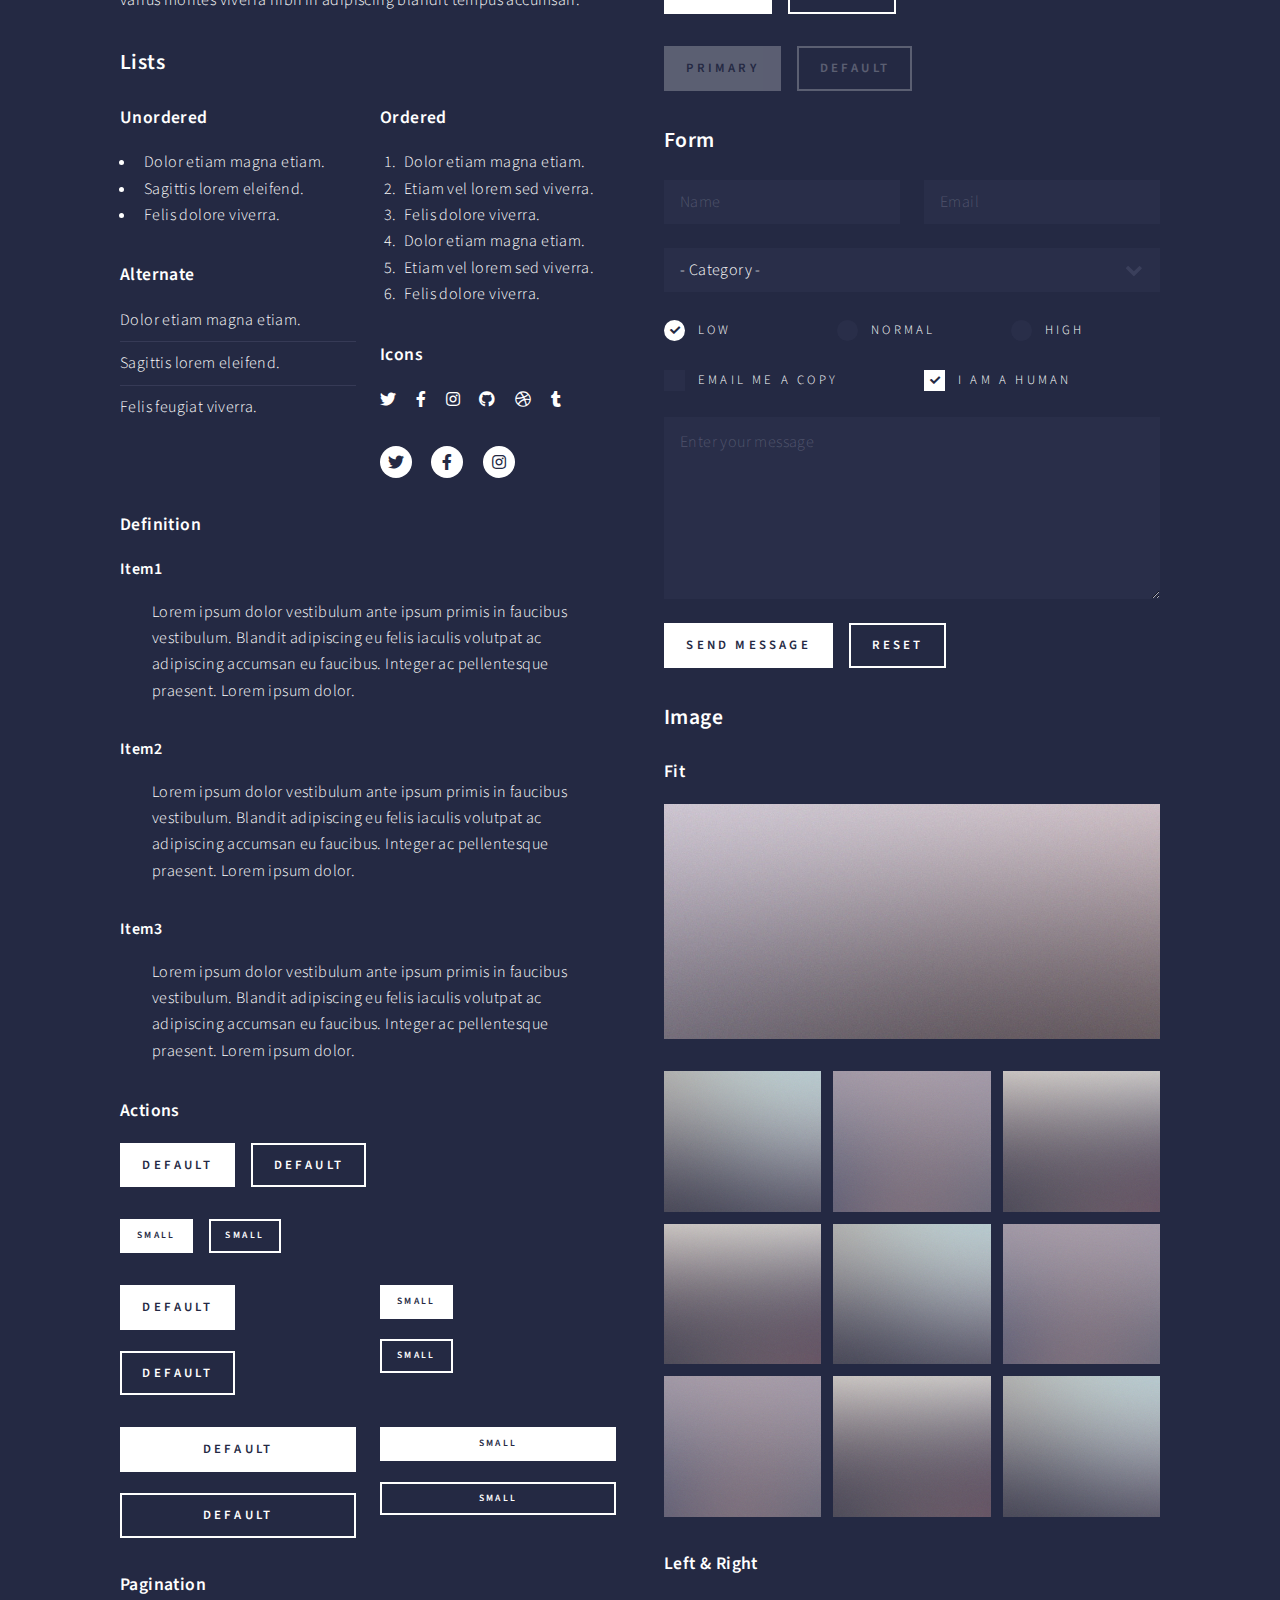
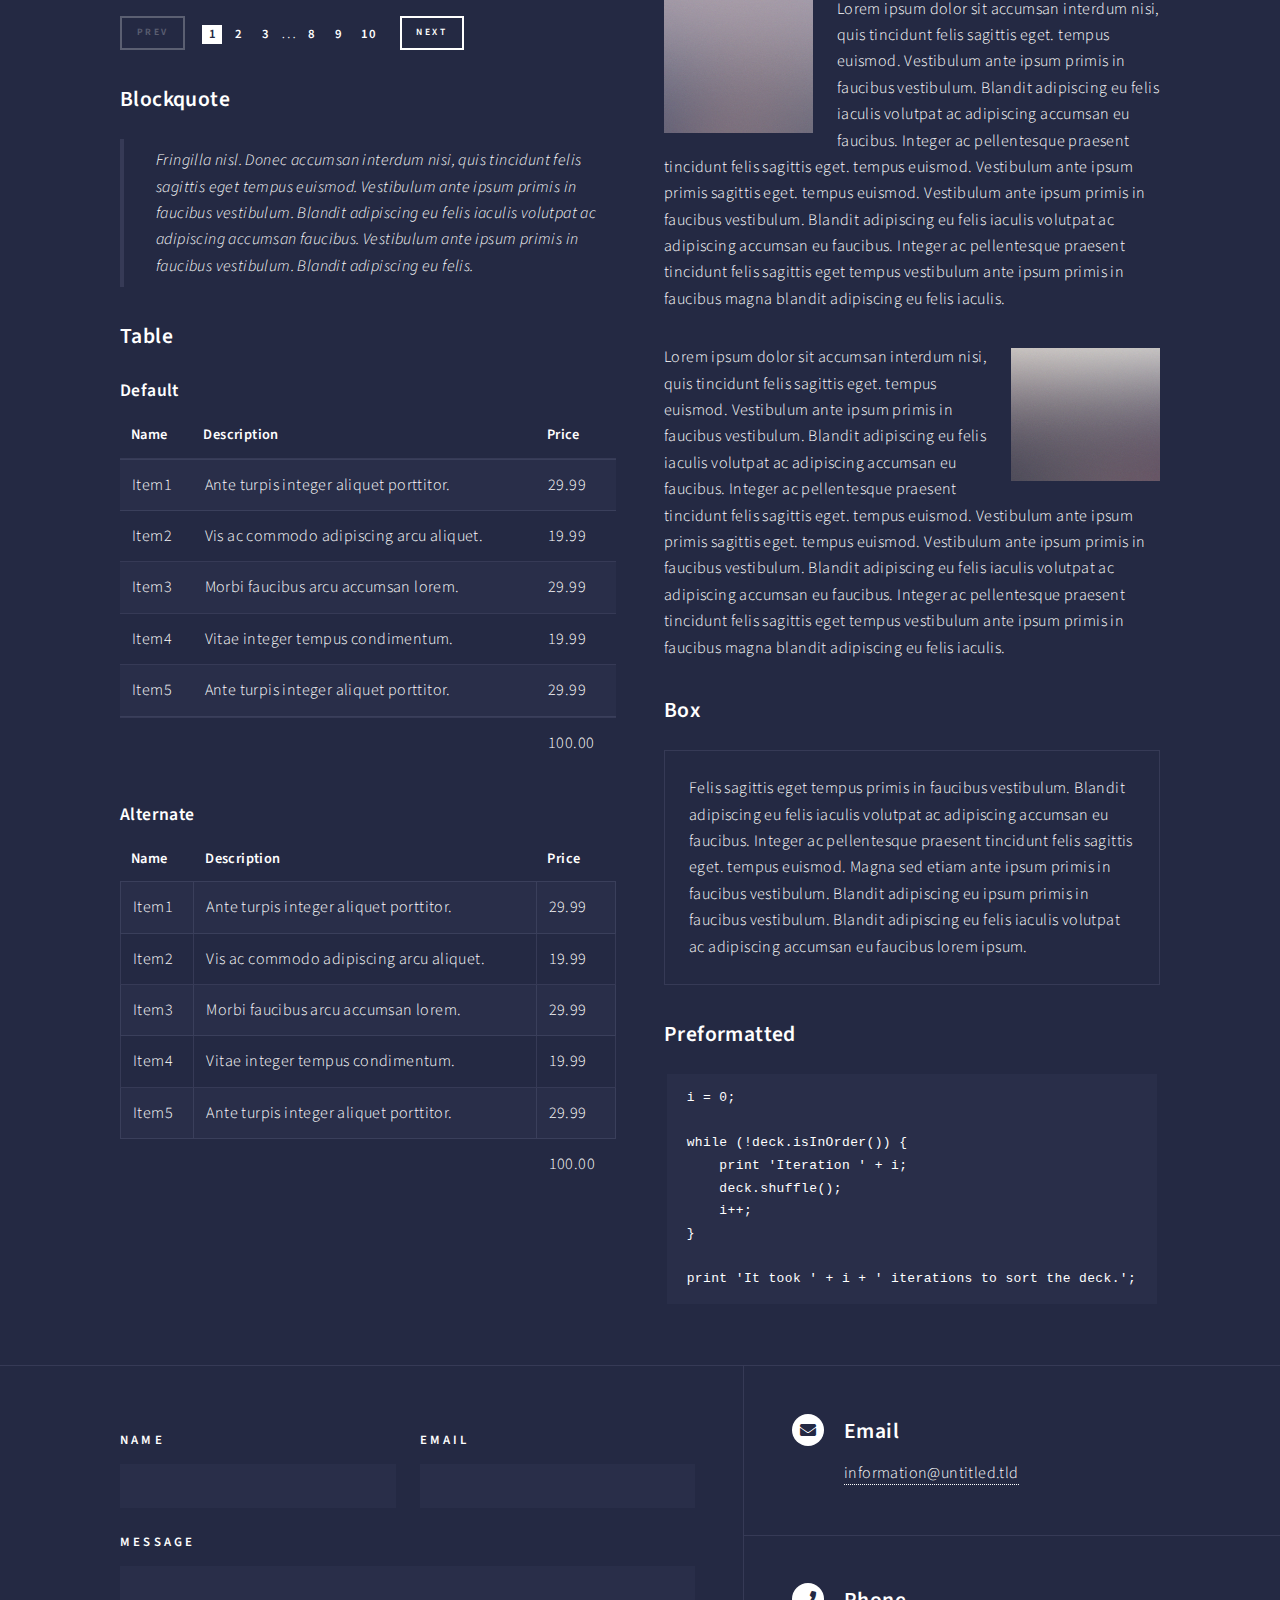
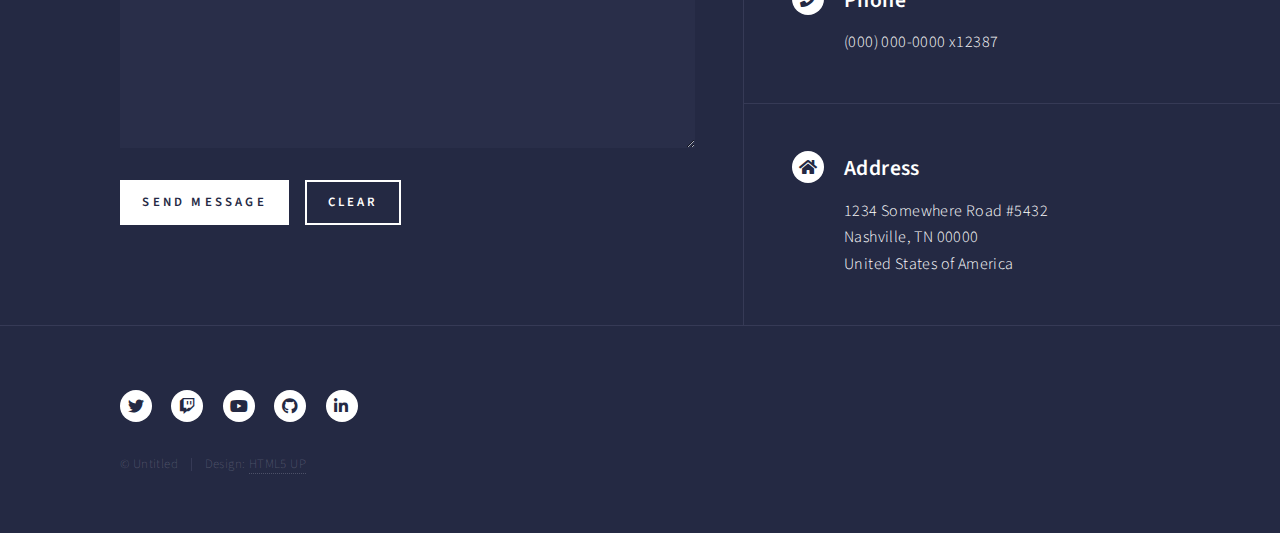
<file: elements.html>
<!DOCTYPE HTML>
<!--
	Forty by HTML5 UP
	html5up.net | @ajlkn
	Free for personal and commercial use under the CCA 3.0 license (html5up.net/license)
-->
<html>
	<head>
		<title>Elements - Forty by HTML5 UP</title>
		<meta charset="utf-8" />
		<meta name="viewport" content="width=device-width, initial-scale=1, user-scalable=no" />
		<link rel="stylesheet" href="assets/css/main.css" />
		<noscript><link rel="stylesheet" href="assets/css/noscript.css" /></noscript>
	</head>
	<body class="is-preload">

		<!-- Wrapper -->
			<div id="wrapper">

				<!-- Header -->
					<header id="header">
						<a href="index.html" class="logo"><strong>Azure</strong> <span>Kitsune</span></a>
						<nav>
							<a href="#menu">Menu</a>
						</nav>
					</header>

				<!-- Menu -->
					<nav id="menu">
						<ul class="links">
							<li><a href="index.html">Home</a></li>
							<li><a href="gallery.html">Gallery</a></li>
							<li><a href="projects.html">Projects</a></li>
							<li><a href="commissions.html">Commissions</a></li>
							<li><a href="aboutme.html">About Me</a></li>
							<li><a href="elements.html">Elements</a></li>
						</ul>
						<ul class="actions stacked">
							<li><a href="#" class="button primary fit">Get Started</a></li>
							<li><a href="#" class="button fit">Log In</a></li>
						</ul>
					</nav>

				<!-- Main -->
					<div id="main" class="alt">

						<!-- One -->
							<section id="one">
								<div class="inner">
									<header class="major">
										<h1>Elements</h1>
									</header>

									<!-- Content -->
										<h2 id="content">Sample Content</h2>
										<p>Praesent ac adipiscing ullamcorper semper ut amet ac risus. Lorem sapien ut odio odio nunc. Ac adipiscing nibh porttitor erat risus justo adipiscing adipiscing amet placerat accumsan. Vis. Faucibus odio magna tempus adipiscing a non. In mi primis arcu ut non accumsan vivamus ac blandit adipiscing adipiscing arcu metus praesent turpis eu ac lacinia nunc ac commodo gravida adipiscing eget accumsan ac nunc adipiscing adipiscing.</p>
										<div class="row">
											<div class="col-6 col-12-small">
												<h3>Sem turpis amet semper</h3>
												<p>Nunc lacinia ante nunc ac lobortis. Interdum adipiscing gravida odio porttitor sem non mi integer non faucibus ornare mi ut ante amet placerat aliquet. Volutpat commodo eu sed ante lacinia. Sapien a lorem in integer ornare praesent commodo adipiscing arcu in massa commodo lorem accumsan at odio massa ac ac. Semper adipiscing varius montes viverra nibh in adipiscing blandit tempus accumsan.</p>
											</div>
											<div class="col-6 col-12-small">
												<h3>Magna odio tempus commodo</h3>
												<p>In arcu accumsan arcu adipiscing accumsan orci ac. Felis id enim aliquet. Accumsan ac integer lobortis commodo ornare aliquet accumsan erat tempus amet porttitor. Ante commodo blandit adipiscing integer semper orci eget. Faucibus commodo adipiscing mi eu nullam accumsan morbi arcu ornare odio mi adipiscing nascetur lacus ac interdum morbi accumsan vis mi accumsan ac praesent.</p>
											</div>
											<!-- Break -->
											<div class="col-4 col-12-medium">
												<h3>Interdum sapien gravida</h3>
												<p>Nunc lacinia ante nunc ac lobortis. Interdum adipiscing gravida odio porttitor sem non mi integer non faucibus ornare mi ut ante amet placerat aliquet. Volutpat eu sed ante lacinia sapien lorem accumsan varius montes viverra nibh in adipiscing blandit tempus accumsan.</p>
											</div>
											<div class="col-4 col-12-medium">
												<h3>Faucibus consequat lorem</h3>
												<p>Nunc lacinia ante nunc ac lobortis. Interdum adipiscing gravida odio porttitor sem non mi integer non faucibus ornare mi ut ante amet placerat aliquet. Volutpat eu sed ante lacinia sapien lorem accumsan varius montes viverra nibh in adipiscing blandit tempus accumsan.</p>
											</div>
											<div class="col-4 col-12-medium">
												<h3>Accumsan montes viverra</h3>
												<p>Nunc lacinia ante nunc ac lobortis. Interdum adipiscing gravida odio porttitor sem non mi integer non faucibus ornare mi ut ante amet placerat aliquet. Volutpat eu sed ante lacinia sapien lorem accumsan varius montes viverra nibh in adipiscing blandit tempus accumsan.</p>
											</div>
										</div>

									<hr class="major" />

									<!-- Elements -->
										<h2 id="elements">Elements</h2>
										<div class="row gtr-200">
											<div class="col-6 col-12-medium">

												<!-- Text stuff -->
													<h3>Text</h3>
													<p>This is <b>bold</b> and this is <strong>strong</strong>. This is <i>italic</i> and this is <em>emphasized</em>.
													This is <sup>superscript</sup> text and this is <sub>subscript</sub> text.
													This is <u>underlined</u> and this is code: <code>for (;;) { ... }</code>.
													Finally, this is a <a href="#">link</a>.</p>
													<hr />
													<h2>Heading Level 2</h2>
													<h3>Heading Level 3</h3>
													<h4>Heading Level 4</h4>
													<hr />
													<p>Nunc lacinia ante nunc ac lobortis. Interdum adipiscing gravida odio porttitor sem non mi integer non faucibus ornare mi ut ante amet placerat aliquet. Volutpat eu sed ante lacinia sapien lorem accumsan varius montes viverra nibh in adipiscing blandit tempus accumsan.</p>

												<!-- Lists -->
													<h3>Lists</h3>
													<div class="row">
														<div class="col-6 col-12-small">

															<h4>Unordered</h4>
															<ul>
																<li>Dolor etiam magna etiam.</li>
																<li>Sagittis lorem eleifend.</li>
																<li>Felis dolore viverra.</li>
															</ul>

															<h4>Alternate</h4>
															<ul class="alt">
																<li>Dolor etiam magna etiam.</li>
																<li>Sagittis lorem eleifend.</li>
																<li>Felis feugiat viverra.</li>
															</ul>

														</div>
														<div class="col-6 col-12-small">

															<h4>Ordered</h4>
															<ol>
																<li>Dolor etiam magna etiam.</li>
																<li>Etiam vel lorem sed viverra.</li>
																<li>Felis dolore viverra.</li>
																<li>Dolor etiam magna etiam.</li>
																<li>Etiam vel lorem sed viverra.</li>
																<li>Felis dolore viverra.</li>
															</ol>

															<h4>Icons</h4>
															<ul class="icons">
																<li><a href="#" class="icon brands fa-twitter"><span class="label">Twitter</span></a></li>
																<li><a href="#" class="icon brands fa-facebook-f"><span class="label">Facebook</span></a></li>
																<li><a href="#" class="icon brands fa-instagram"><span class="label">Instagram</span></a></li>
																<li><a href="#" class="icon brands fa-github"><span class="label">Github</span></a></li>
																<li><a href="#" class="icon brands fa-dribbble"><span class="label">Dribbble</span></a></li>
																<li><a href="#" class="icon brands fa-tumblr"><span class="label">Tumblr</span></a></li>
															</ul>
															<ul class="icons">
																<li><a href="#" class="icon brands alt fa-twitter"><span class="label">Twitter</span></a></li>
																<li><a href="#" class="icon brands alt fa-facebook-f"><span class="label">Facebook</span></a></li>
																<li><a href="#" class="icon brands alt fa-instagram"><span class="label">Instagram</span></a></li>
															</ul>

														</div>
													</div>
													<h4>Definition</h4>
													<dl>
														<dt>Item1</dt>
														<dd>
															<p>Lorem ipsum dolor vestibulum ante ipsum primis in faucibus vestibulum. Blandit adipiscing eu felis iaculis volutpat ac adipiscing accumsan eu faucibus. Integer ac pellentesque praesent. Lorem ipsum dolor.</p>
														</dd>
														<dt>Item2</dt>
														<dd>
															<p>Lorem ipsum dolor vestibulum ante ipsum primis in faucibus vestibulum. Blandit adipiscing eu felis iaculis volutpat ac adipiscing accumsan eu faucibus. Integer ac pellentesque praesent. Lorem ipsum dolor.</p>
														</dd>
														<dt>Item3</dt>
														<dd>
															<p>Lorem ipsum dolor vestibulum ante ipsum primis in faucibus vestibulum. Blandit adipiscing eu felis iaculis volutpat ac adipiscing accumsan eu faucibus. Integer ac pellentesque praesent. Lorem ipsum dolor.</p>
														</dd>
													</dl>

													<h4>Actions</h4>
													<ul class="actions">
														<li><a href="#" class="button primary">Default</a></li>
														<li><a href="#" class="button">Default</a></li>
													</ul>
													<ul class="actions small">
														<li><a href="#" class="button primary small">Small</a></li>
														<li><a href="#" class="button small">Small</a></li>
													</ul>
													<div class="row">
														<div class="col-6 col-12-small">
															<ul class="actions stacked">
																<li><a href="#" class="button primary">Default</a></li>
																<li><a href="#" class="button">Default</a></li>
															</ul>
														</div>
														<div class="col-6 col-12-small">
															<ul class="actions stacked">
																<li><a href="#" class="button primary small">Small</a></li>
																<li><a href="#" class="button small">Small</a></li>
															</ul>
														</div>
														<div class="col-6 col-12-small">
															<ul class="actions stacked">
																<li><a href="#" class="button primary fit">Default</a></li>
																<li><a href="#" class="button fit">Default</a></li>
															</ul>
														</div>
														<div class="col-6 col-12-small">
															<ul class="actions stacked">
																<li><a href="#" class="button primary small fit">Small</a></li>
																<li><a href="#" class="button small fit">Small</a></li>
															</ul>
														</div>
													</div>

													<h4>Pagination</h4>
													<ul class="pagination">
														<li><span class="button small disabled">Prev</span></li>
														<li><a href="#" class="page active">1</a></li>
														<li><a href="#" class="page">2</a></li>
														<li><a href="#" class="page">3</a></li>
														<li><span>&hellip;</span></li>
														<li><a href="#" class="page">8</a></li>
														<li><a href="#" class="page">9</a></li>
														<li><a href="#" class="page">10</a></li>
														<li><a href="#" class="button small">Next</a></li>
													</ul>

												<!-- Blockquote -->
													<h3>Blockquote</h3>
													<blockquote>Fringilla nisl. Donec accumsan interdum nisi, quis tincidunt felis sagittis eget tempus euismod. Vestibulum ante ipsum primis in faucibus vestibulum. Blandit adipiscing eu felis iaculis volutpat ac adipiscing accumsan faucibus. Vestibulum ante ipsum primis in faucibus vestibulum. Blandit adipiscing eu felis.</blockquote>

												<!-- Table -->
													<h3>Table</h3>

													<h4>Default</h4>
													<div class="table-wrapper">
														<table>
															<thead>
																<tr>
																	<th>Name</th>
																	<th>Description</th>
																	<th>Price</th>
																</tr>
															</thead>
															<tbody>
																<tr>
																	<td>Item1</td>
																	<td>Ante turpis integer aliquet porttitor.</td>
																	<td>29.99</td>
																</tr>
																<tr>
																	<td>Item2</td>
																	<td>Vis ac commodo adipiscing arcu aliquet.</td>
																	<td>19.99</td>
																</tr>
																<tr>
																	<td>Item3</td>
																	<td> Morbi faucibus arcu accumsan lorem.</td>
																	<td>29.99</td>
																</tr>
																<tr>
																	<td>Item4</td>
																	<td>Vitae integer tempus condimentum.</td>
																	<td>19.99</td>
																</tr>
																<tr>
																	<td>Item5</td>
																	<td>Ante turpis integer aliquet porttitor.</td>
																	<td>29.99</td>
																</tr>
															</tbody>
															<tfoot>
																<tr>
																	<td colspan="2"></td>
																	<td>100.00</td>
																</tr>
															</tfoot>
														</table>
													</div>

													<h4>Alternate</h4>
													<div class="table-wrapper">
														<table class="alt">
															<thead>
																<tr>
																	<th>Name</th>
																	<th>Description</th>
																	<th>Price</th>
																</tr>
															</thead>
															<tbody>
																<tr>
																	<td>Item1</td>
																	<td>Ante turpis integer aliquet porttitor.</td>
																	<td>29.99</td>
																</tr>
																<tr>
																	<td>Item2</td>
																	<td>Vis ac commodo adipiscing arcu aliquet.</td>
																	<td>19.99</td>
																</tr>
																<tr>
																	<td>Item3</td>
																	<td> Morbi faucibus arcu accumsan lorem.</td>
																	<td>29.99</td>
																</tr>
																<tr>
																	<td>Item4</td>
																	<td>Vitae integer tempus condimentum.</td>
																	<td>19.99</td>
																</tr>
																<tr>
																	<td>Item5</td>
																	<td>Ante turpis integer aliquet porttitor.</td>
																	<td>29.99</td>
																</tr>
															</tbody>
															<tfoot>
																<tr>
																	<td colspan="2"></td>
																	<td>100.00</td>
																</tr>
															</tfoot>
														</table>
													</div>

											</div>
											<div class="col-6 col-12-medium">

												<!-- Buttons -->
													<h3>Buttons</h3>
													<ul class="actions">
														<li><a href="#" class="button primary">Primary</a></li>
														<li><a href="#" class="button">Default</a></li>
													</ul>
													<div class="row">
														<div class="col-6 col-12-xsmall">
															<ul class="actions stacked">
																<li><a href="#" class="button large">Large</a></li>
																<li><a href="#" class="button">Default</a></li>
																<li><a href="#" class="button small">Small</a></li>
															</ul>
														</div>
														<div class="col-6 col-12-xsmall">
															<ul class="actions stacked">
																<li><a href="#" class="button primary large">Large</a></li>
																<li><a href="#" class="button primary">Default</a></li>
																<li><a href="#" class="button primary small">Small</a></li>
															</ul>
														</div>
													</div>
													<ul class="actions fit">
														<li><a href="#" class="button primary fit">Fit</a></li>
														<li><a href="#" class="button fit">Fit</a></li>
													</ul>
													<ul class="actions fit small">
														<li><a href="#" class="button primary fit small">Fit + Small</a></li>
														<li><a href="#" class="button fit small">Fit + Small</a></li>
													</ul>
													<ul class="actions">
														<li><a href="#" class="button primary icon solid fa-search">Icon</a></li>
														<li><a href="#" class="button icon solid fa-download">Icon</a></li>
													</ul>
													<ul class="actions">
														<li><span class="button primary disabled">Primary</span></li>
														<li><span class="button disabled">Default</span></li>
													</ul>

												<!-- Form -->
													<h3>Form</h3>

													<form method="post" action="#">
														<div class="row gtr-uniform">
															<div class="col-6 col-12-xsmall">
																<input type="text" name="demo-name" id="demo-name" value="" placeholder="Name" />
															</div>
															<div class="col-6 col-12-xsmall">
																<input type="email" name="demo-email" id="demo-email" value="" placeholder="Email" />
															</div>
															<!-- Break -->
															<div class="col-12">
																<select name="demo-category" id="demo-category">
																	<option value="">- Category -</option>
																	<option value="1">Manufacturing</option>
																	<option value="1">Shipping</option>
																	<option value="1">Administration</option>
																	<option value="1">Human Resources</option>
																</select>
															</div>
															<!-- Break -->
															<div class="col-4 col-12-small">
																<input type="radio" id="demo-priority-low" name="demo-priority" checked>
																<label for="demo-priority-low">Low</label>
															</div>
															<div class="col-4 col-12-small">
																<input type="radio" id="demo-priority-normal" name="demo-priority">
																<label for="demo-priority-normal">Normal</label>
															</div>
															<div class="col-4 col-12-small">
																<input type="radio" id="demo-priority-high" name="demo-priority">
																<label for="demo-priority-high">High</label>
															</div>
															<!-- Break -->
															<div class="col-6 col-12-small">
																<input type="checkbox" id="demo-copy" name="demo-copy">
																<label for="demo-copy">Email me a copy</label>
															</div>
															<div class="col-6 col-12-small">
																<input type="checkbox" id="demo-human" name="demo-human" checked>
																<label for="demo-human">I am a human</label>
															</div>
															<!-- Break -->
															<div class="col-12">
																<textarea name="demo-message" id="demo-message" placeholder="Enter your message" rows="6"></textarea>
															</div>
															<!-- Break -->
															<div class="col-12">
																<ul class="actions">
																	<li><input type="submit" value="Send Message" class="primary" /></li>
																	<li><input type="reset" value="Reset" /></li>
																</ul>
															</div>
														</div>
													</form>

												<!-- Image -->
													<h3>Image</h3>

													<h4>Fit</h4>
													<span class="image fit"><img src="images/pic03.jpg" alt="" /></span>
													<div class="box alt">
														<div class="row gtr-50 gtr-uniform">
															<div class="col-4"><span class="image fit"><img src="images/pic08.jpg" alt="" /></span></div>
															<div class="col-4"><span class="image fit"><img src="images/pic09.jpg" alt="" /></span></div>
															<div class="col-4"><span class="image fit"><img src="images/pic10.jpg" alt="" /></span></div>
															<!-- Break -->
															<div class="col-4"><span class="image fit"><img src="images/pic10.jpg" alt="" /></span></div>
															<div class="col-4"><span class="image fit"><img src="images/pic08.jpg" alt="" /></span></div>
															<div class="col-4"><span class="image fit"><img src="images/pic09.jpg" alt="" /></span></div>
															<!-- Break -->
															<div class="col-4"><span class="image fit"><img src="images/pic09.jpg" alt="" /></span></div>
															<div class="col-4"><span class="image fit"><img src="images/pic10.jpg" alt="" /></span></div>
															<div class="col-4"><span class="image fit"><img src="images/pic08.jpg" alt="" /></span></div>
														</div>
													</div>

													<h4>Left &amp; Right</h4>
													<p><span class="image left"><img src="images/pic09.jpg" alt="" /></span>Lorem ipsum dolor sit accumsan interdum nisi, quis tincidunt felis sagittis eget. tempus euismod. Vestibulum ante ipsum primis in faucibus vestibulum. Blandit adipiscing eu felis iaculis volutpat ac adipiscing accumsan eu faucibus. Integer ac pellentesque praesent tincidunt felis sagittis eget. tempus euismod. Vestibulum ante ipsum primis sagittis eget. tempus euismod. Vestibulum ante ipsum primis in faucibus vestibulum. Blandit adipiscing eu felis iaculis volutpat ac adipiscing accumsan eu faucibus. Integer ac pellentesque praesent tincidunt felis sagittis eget tempus vestibulum ante ipsum primis in faucibus magna blandit adipiscing eu felis iaculis.</p>
													<p><span class="image right"><img src="images/pic10.jpg" alt="" /></span>Lorem ipsum dolor sit accumsan interdum nisi, quis tincidunt felis sagittis eget. tempus euismod. Vestibulum ante ipsum primis in faucibus vestibulum. Blandit adipiscing eu felis iaculis volutpat ac adipiscing accumsan eu faucibus. Integer ac pellentesque praesent tincidunt felis sagittis eget. tempus euismod. Vestibulum ante ipsum primis sagittis eget. tempus euismod. Vestibulum ante ipsum primis in faucibus vestibulum. Blandit adipiscing eu felis iaculis volutpat ac adipiscing accumsan eu faucibus. Integer ac pellentesque praesent tincidunt felis sagittis eget tempus vestibulum ante ipsum primis in faucibus magna blandit adipiscing eu felis iaculis.</p>

												<!-- Box -->
													<h3>Box</h3>
													<div class="box">
														<p>Felis sagittis eget tempus primis in faucibus vestibulum. Blandit adipiscing eu felis iaculis volutpat ac adipiscing accumsan eu faucibus. Integer ac pellentesque praesent tincidunt felis sagittis eget. tempus euismod. Magna sed etiam ante ipsum primis in faucibus vestibulum. Blandit adipiscing eu ipsum primis in faucibus vestibulum. Blandit adipiscing eu felis iaculis volutpat ac adipiscing accumsan eu faucibus lorem ipsum.</p>
													</div>

												<!-- Preformatted Code -->
													<h3>Preformatted</h3>
													<pre><code>i = 0;

while (!deck.isInOrder()) {
    print 'Iteration ' + i;
    deck.shuffle();
    i++;
}

print 'It took ' + i + ' iterations to sort the deck.';
</code></pre>

											</div>
										</div>

								</div>
							</section>

					</div>

				<!-- Contact -->
					<section id="contact">
						<div class="inner">
							<section>
								<form method="post" action="#">
									<div class="fields">
										<div class="field half">
											<label for="name">Name</label>
											<input type="text" name="name" id="name" />
										</div>
										<div class="field half">
											<label for="email">Email</label>
											<input type="text" name="email" id="email" />
										</div>
										<div class="field">
											<label for="message">Message</label>
											<textarea name="message" id="message" rows="6"></textarea>
										</div>
									</div>
									<ul class="actions">
										<li><input type="submit" value="Send Message" class="primary" /></li>
										<li><input type="reset" value="Clear" /></li>
									</ul>
								</form>
							</section>
							<section class="split">
								<section>
									<div class="contact-method">
										<span class="icon solid alt fa-envelope"></span>
										<h3>Email</h3>
										<a href="#">information@untitled.tld</a>
									</div>
								</section>
								<section>
									<div class="contact-method">
										<span class="icon solid alt fa-phone"></span>
										<h3>Phone</h3>
										<span>(000) 000-0000 x12387</span>
									</div>
								</section>
								<section>
									<div class="contact-method">
										<span class="icon solid alt fa-home"></span>
										<h3>Address</h3>
										<span>1234 Somewhere Road #5432<br />
										Nashville, TN 00000<br />
										United States of America</span>
									</div>
								</section>
							</section>
						</div>
					</section>

				<!-- Footer -->
					<footer id="footer">
						<div class="inner">
							<ul class="icons">
								<li><a href="https://x.com/SonicSwag14" class="icon brands alt fa-twitter"><span class="label">Twitter</span></a></li>
								<li><a href="https://www.twitch.tv/sonicswag14_" class="icon brands alt fa-twitch"><span class="label">Twitch</span></a></li>
								<li><a href="https://www.youtube.com/@SonicSwag14/videos" class="icon brands alt fa-youtube"><span class="label">YouTube</span></a></li>
								<li><a href="https://github.com/SonicSwag14" class="icon brands alt fa-github"><span class="label">GitHub</span></a></li>
								<li><a href="https://www.linkedin.com/in/anais-piquion" class="icon brands alt fa-linkedin-in"><span class="label">LinkedIn</span></a></li>
							</ul>
							<ul class="copyright">
								<li>&copy; Untitled</li><li>Design: <a href="https://html5up.net">HTML5 UP</a></li>
							</ul>
						</div>
					</footer>

			</div>

		<!-- Scripts -->
			<script src="assets/js/jquery.min.js"></script>
			<script src="assets/js/jquery.scrolly.min.js"></script>
			<script src="assets/js/jquery.scrollex.min.js"></script>
			<script src="assets/js/browser.min.js"></script>
			<script src="assets/js/breakpoints.min.js"></script>
			<script src="assets/js/util.js"></script>
			<script src="assets/js/main.js"></script>

	</body>
</html>
</file>
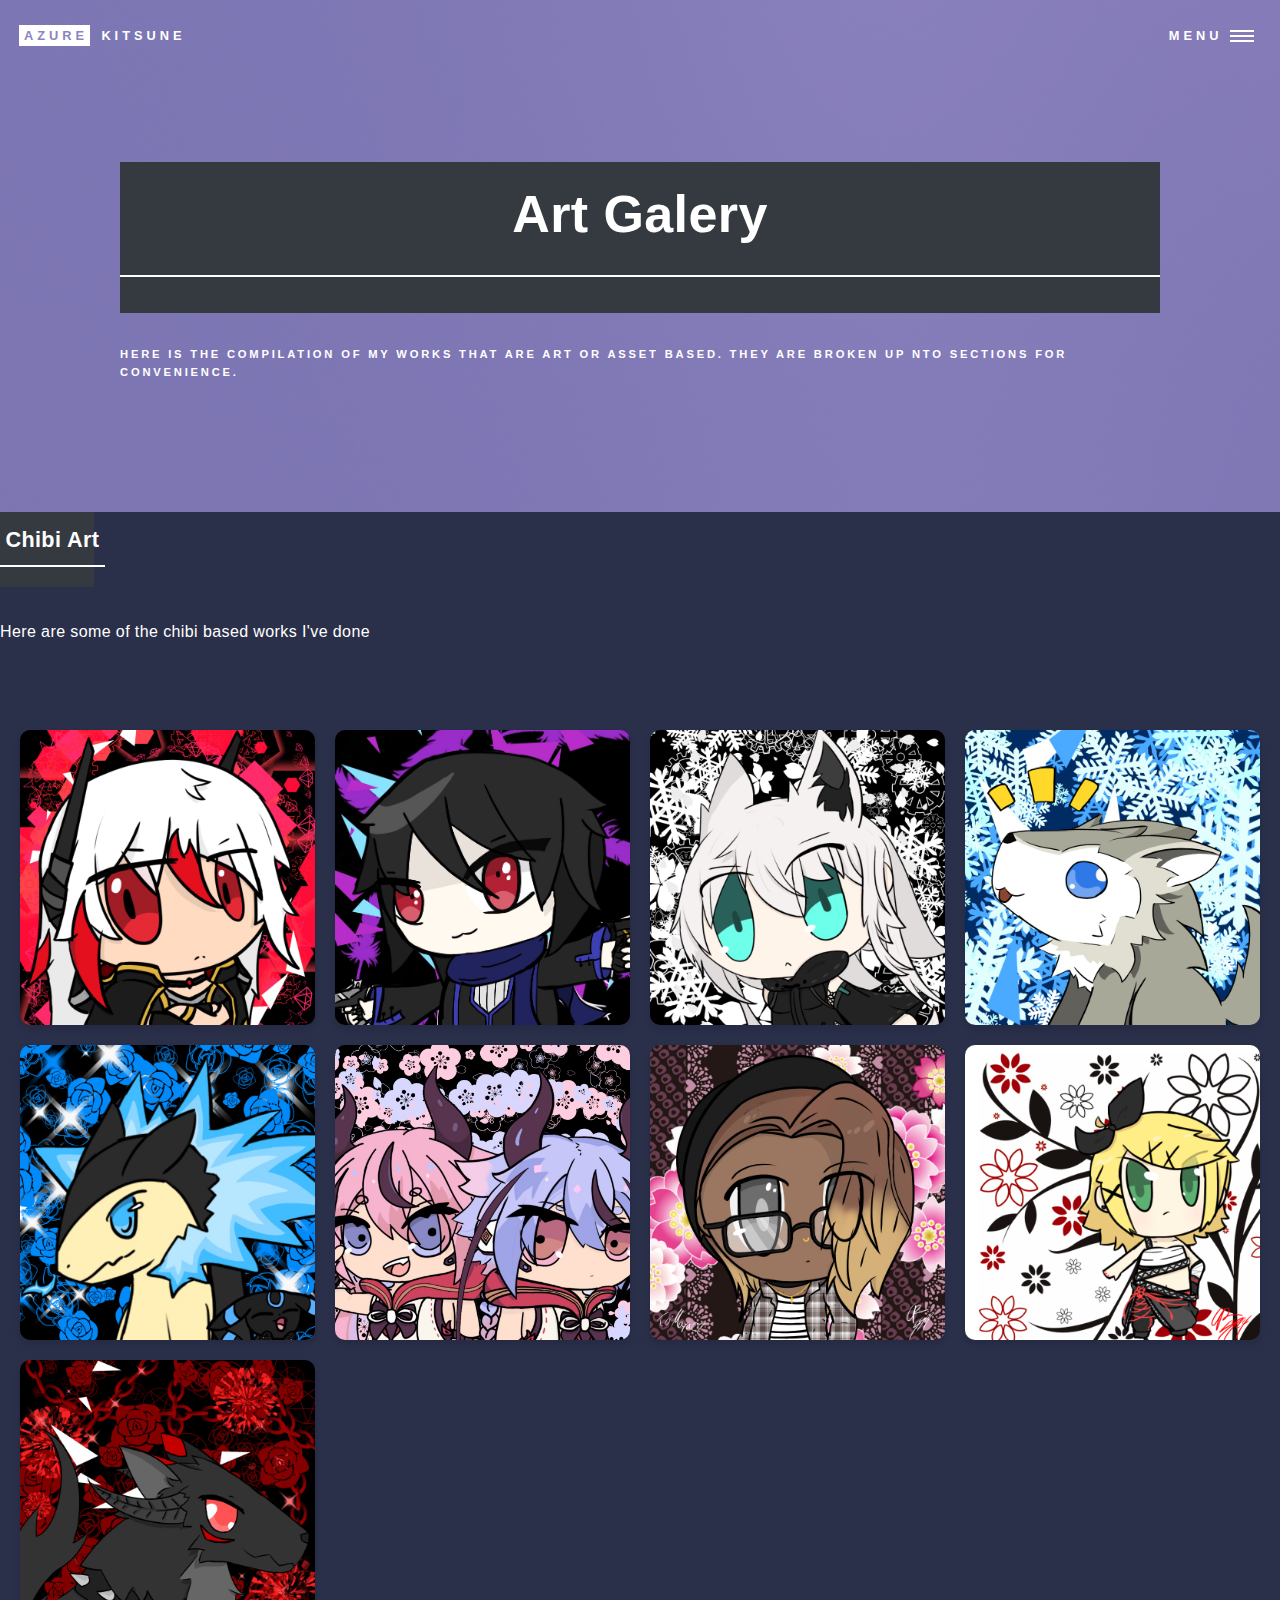
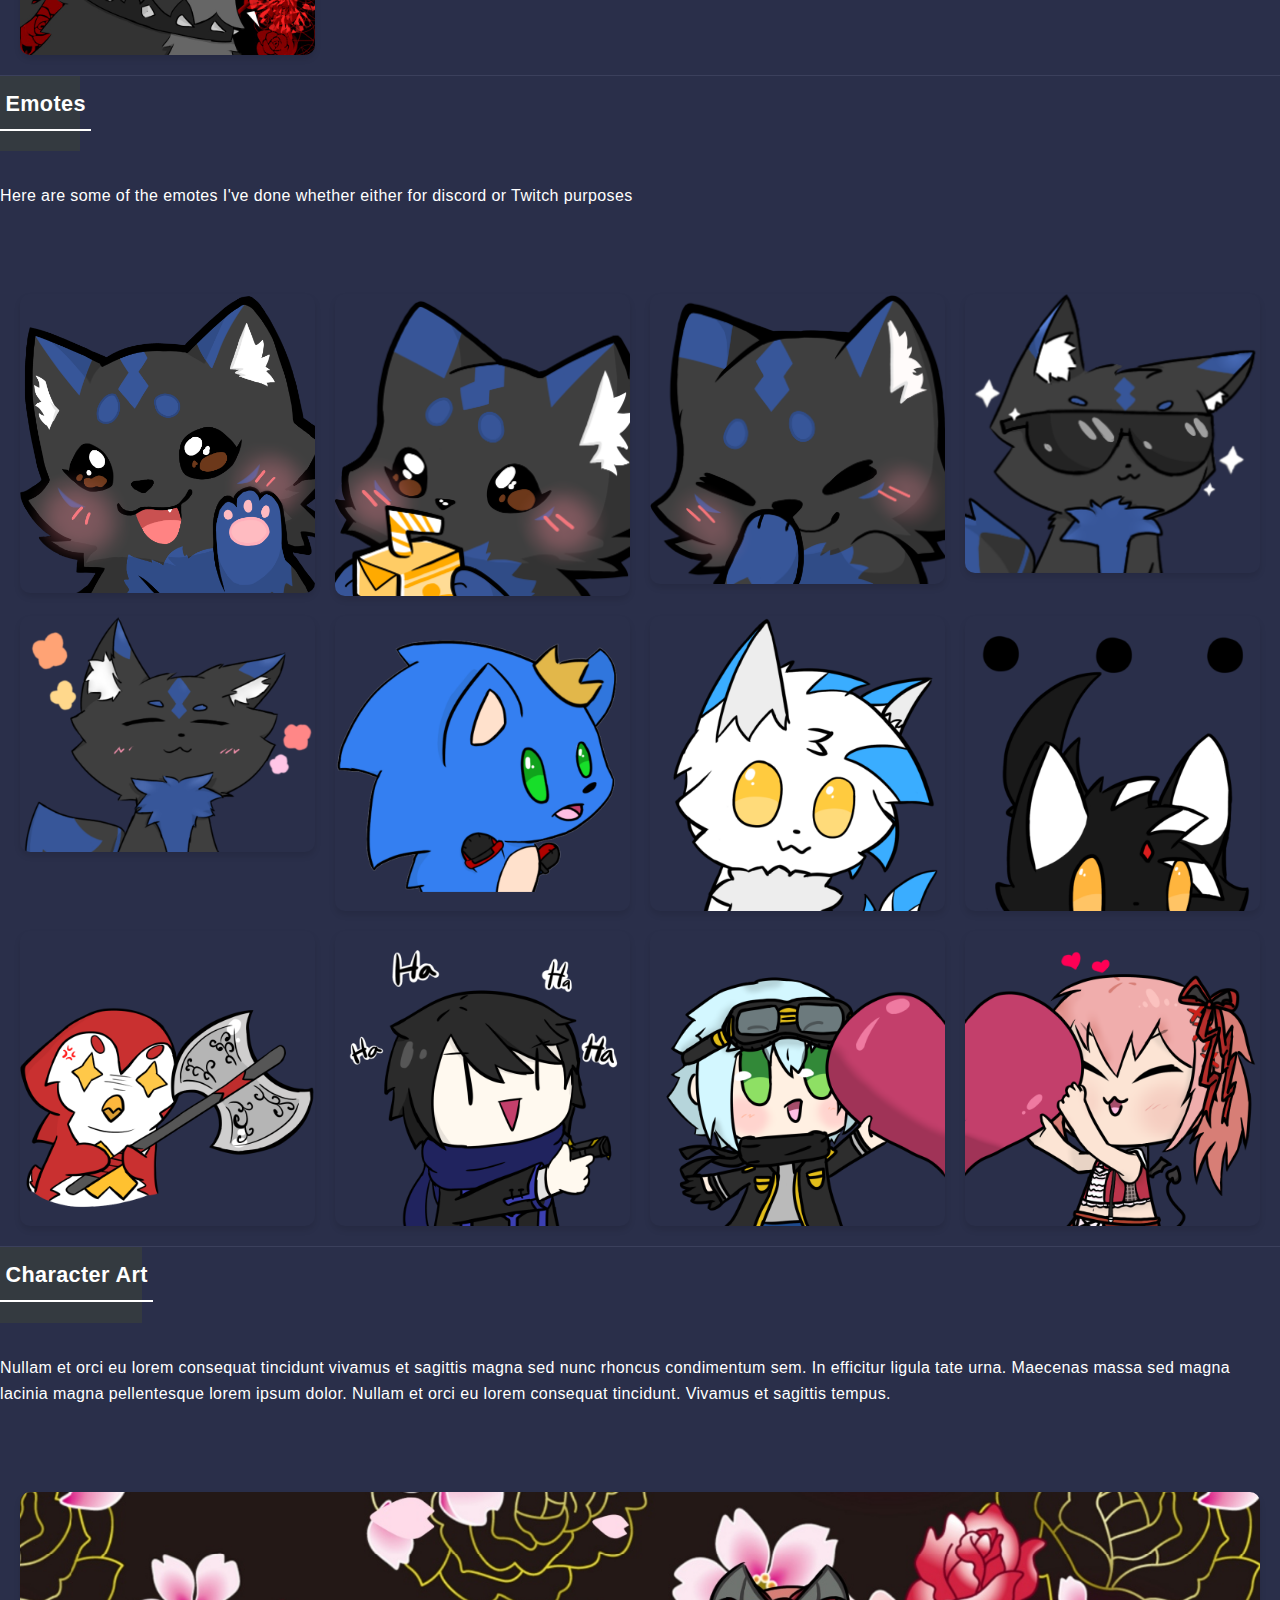
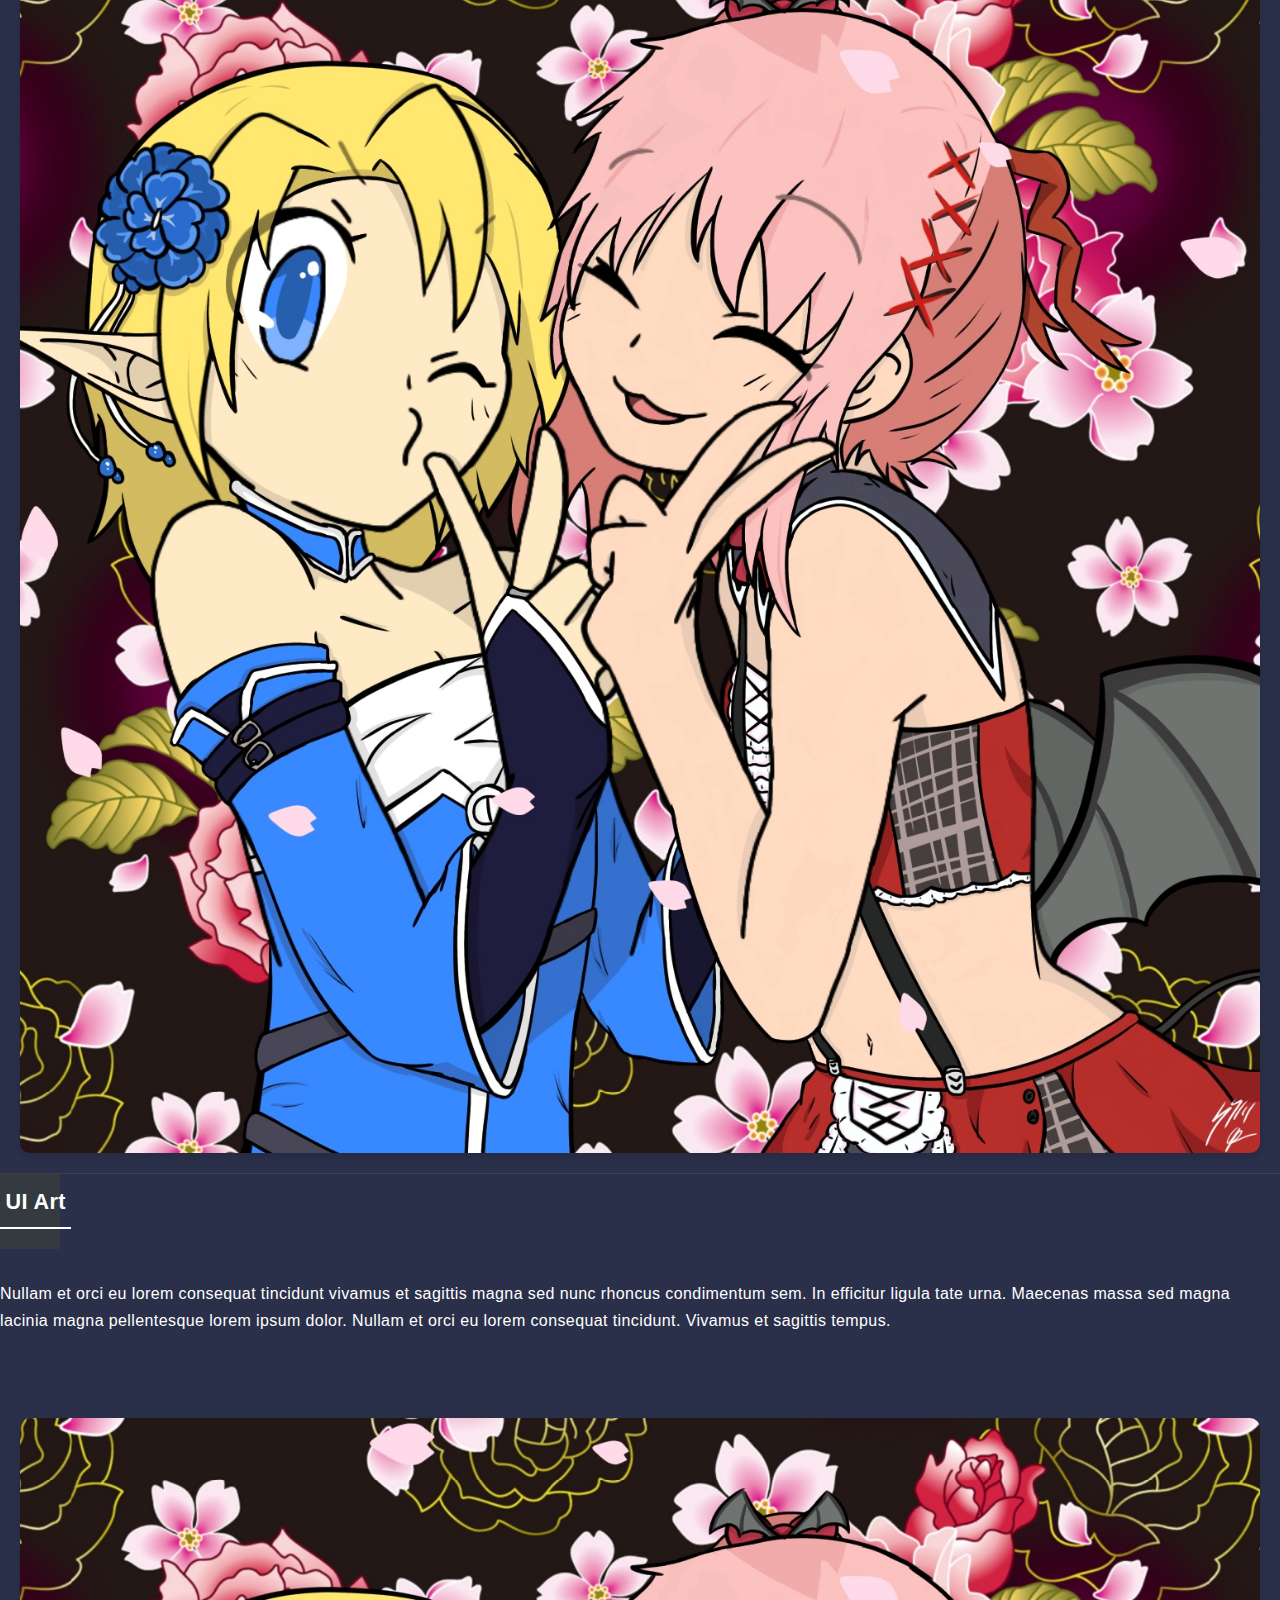
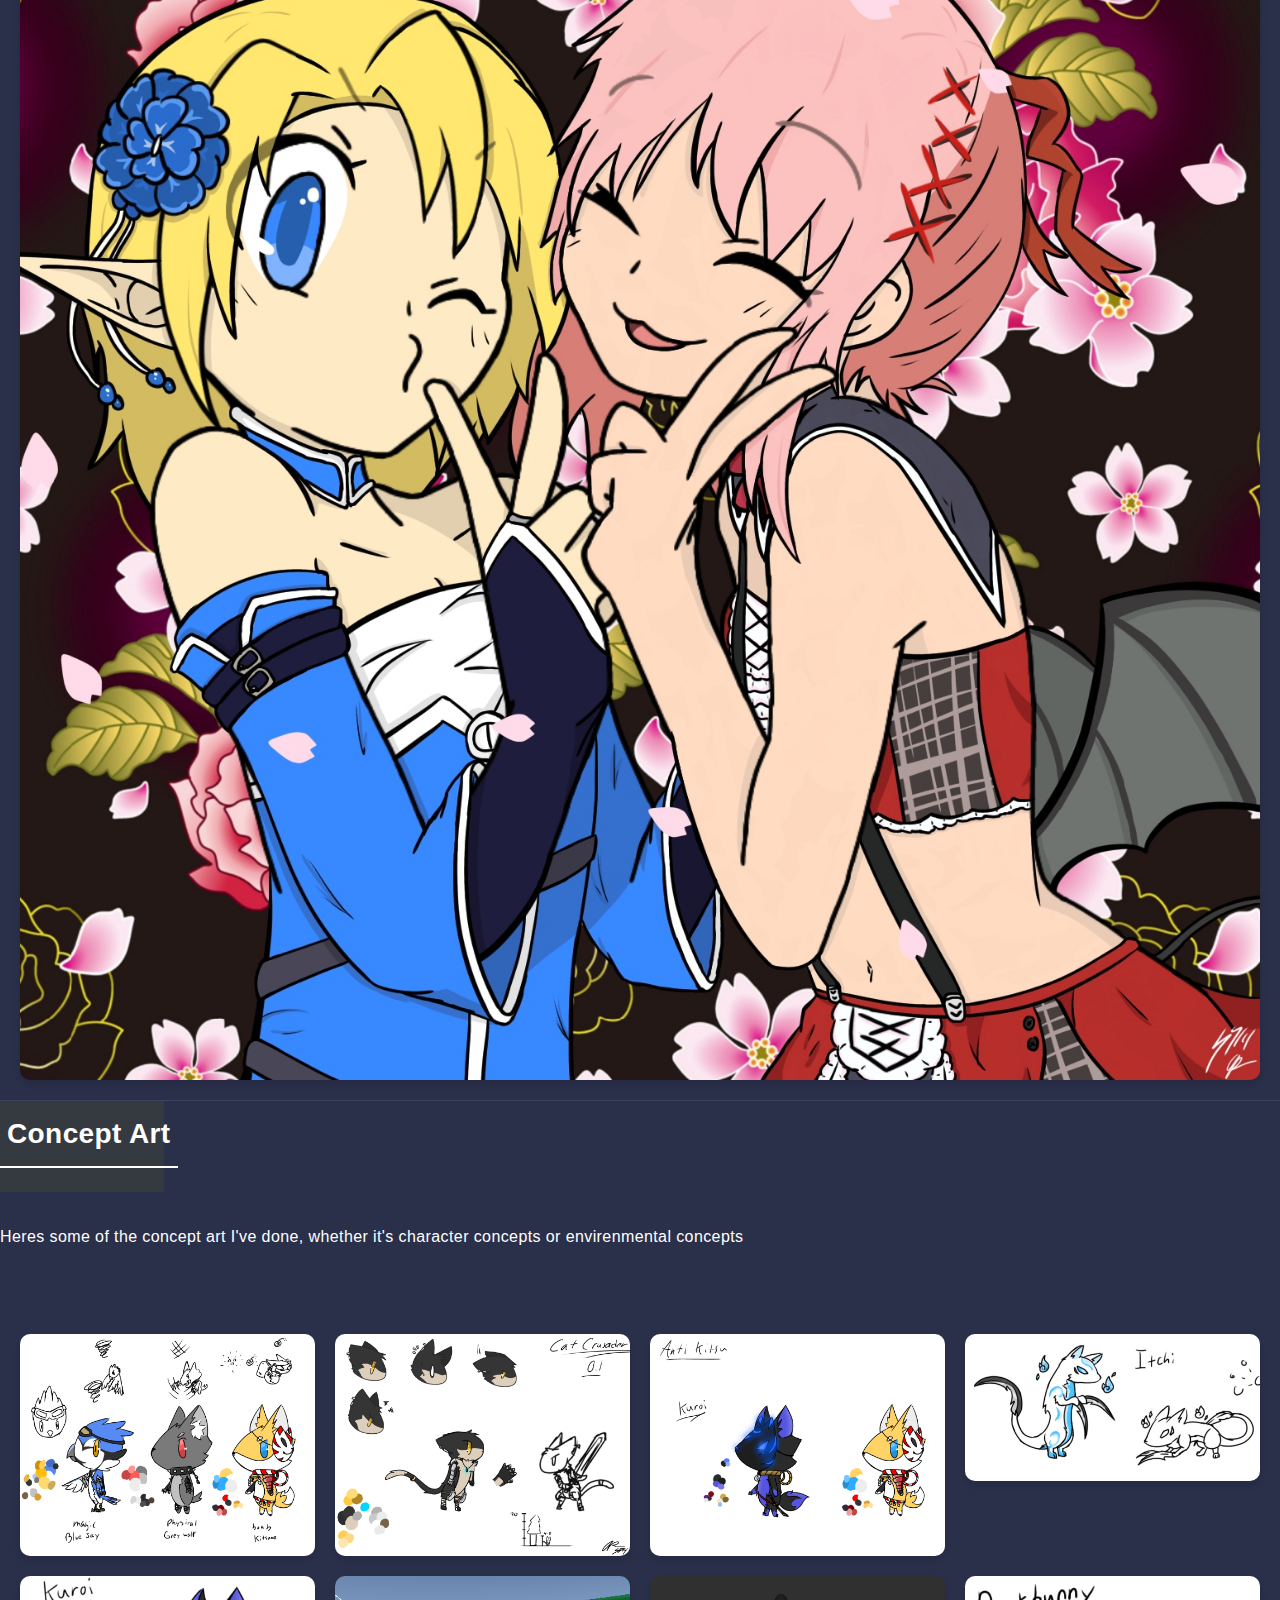
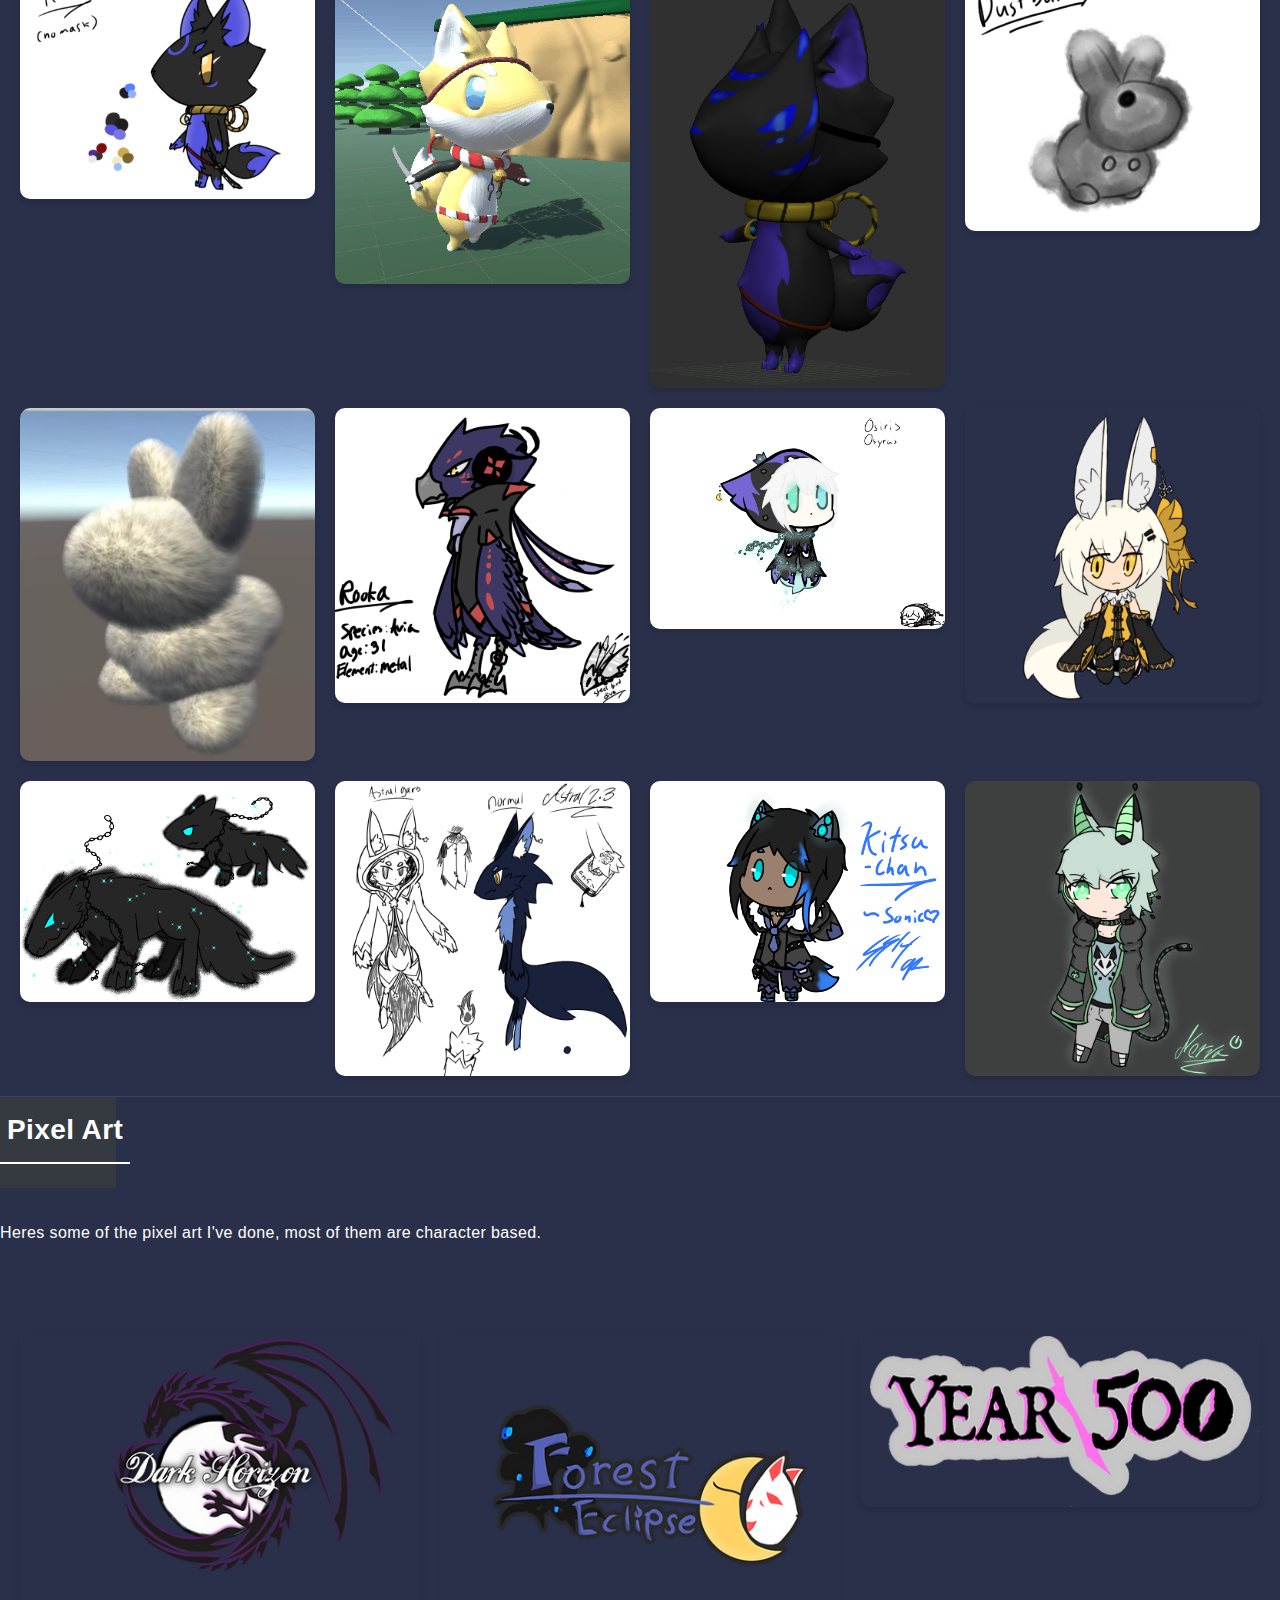
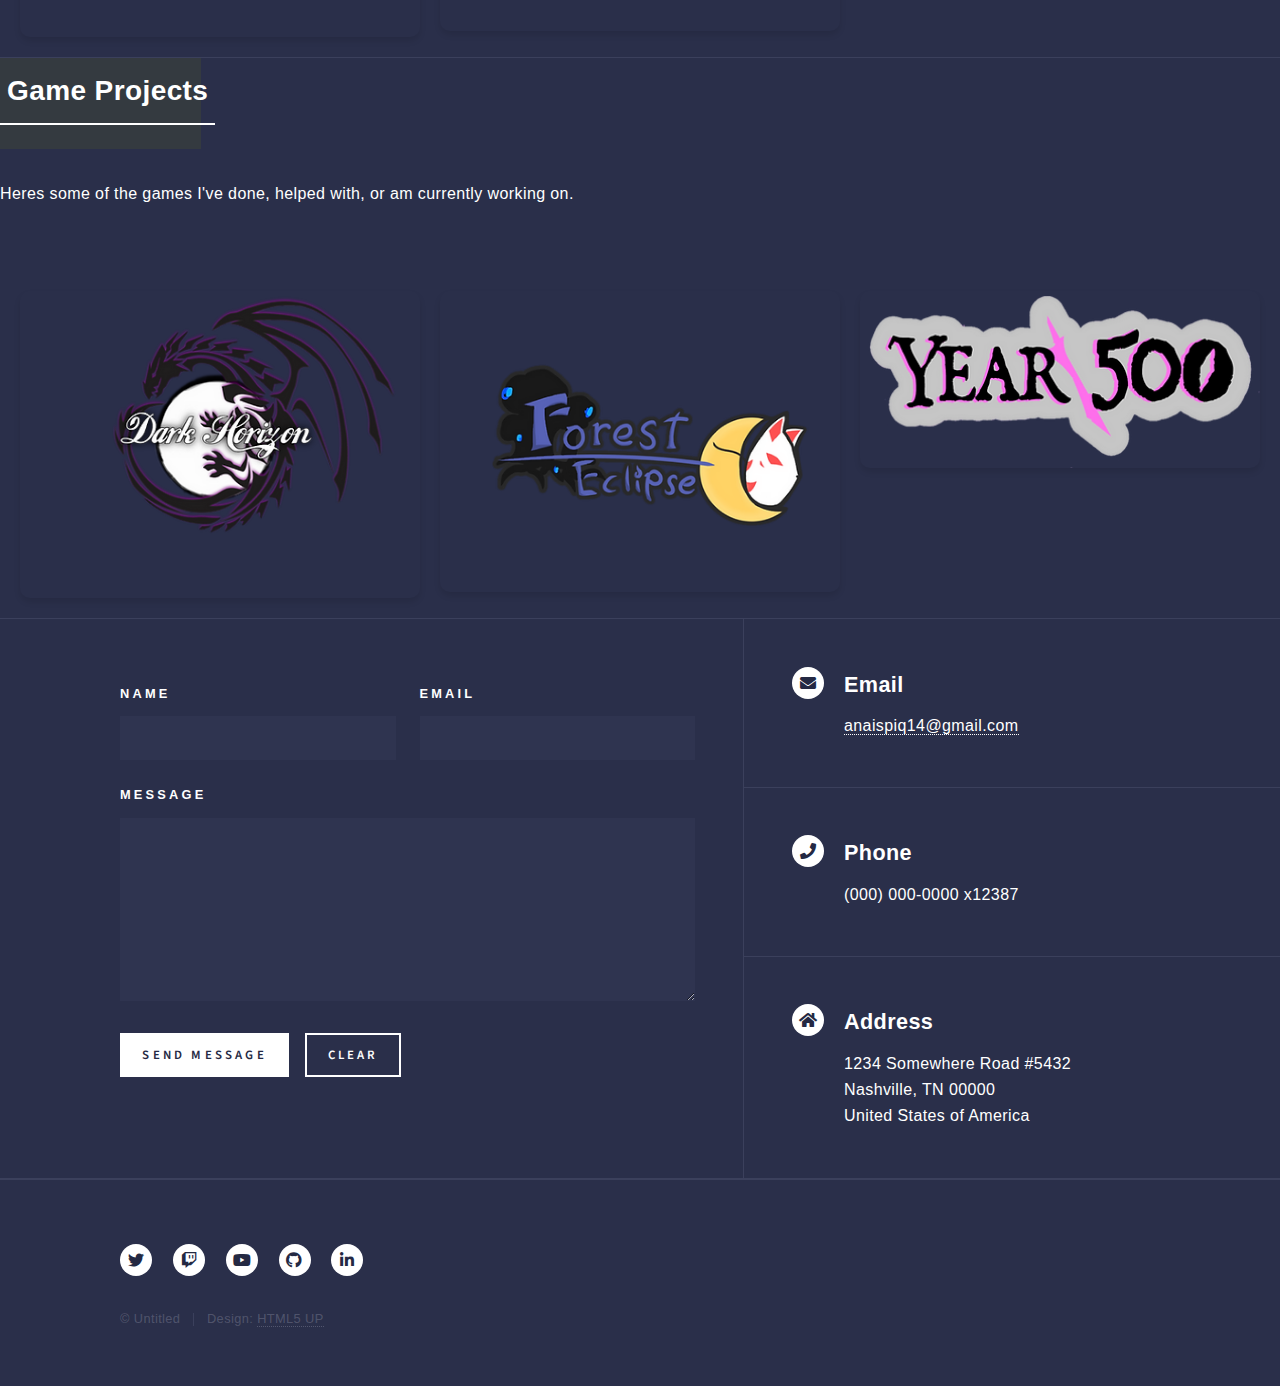
<file: gallery.html>
<!DOCTYPE HTML>
<!--
	Forty by HTML5 UP
	html5up.net | @ajlkn
	Free for personal and commercial use under the CCA 3.0 license (html5up.net/license)
-->
<html>
	<head>
		<title>Art Gallery</title>
		<meta charset="utf-8" />
		<meta name="viewport" content="width=device-width, initial-scale=1, user-scalable=no" />
		<link rel="stylesheet" href="assets/css/main.css"/>
		<link rel="stylesheet" href="assets/css/gallery.css"/>
		<noscript><link rel="stylesheet" href="assets/css/noscript.css" /></noscript>
	</head>
	<body class="is-preload">

		<!-- Wrapper -->
			<div id="wrapper">

				<!-- Header -->
				<!-- Note: The "styleN" class below should match that of the banner element. -->
					<header id="header" class="alt style2">
						<a href="index.html" class="logo"><strong>Azure</strong> <span>Kitsune</span></a>
						<nav>
							<a href="#menu">Menu</a>
						</nav>
					</header>

				<!-- Menu -->
					<nav id="menu">
						<ul class="links">
							<li><a href="index.html">Home</a></li>
							<li><a href="gallery.html">Gallery</a></li>
							<li><a href="projects.html">Projects</a></li>
							<li><a href="commissions.html">Commissions</a></li>
							<li><a href="aboutme.html">About Me</a></li>
							<li><a href="elements.html">Elements</a></li>
						</ul>
						<ul class="actions stacked">
							<li><a href="#" class="button primary fit">Get Started</a></li>
							<li><a href="#" class="button fit">Log In</a></li>
						</ul>
					</nav>

				<!-- Banner -->
				<!-- Note: The "styleN" class below should match that of the header element. -->
					<section id="banner" class="style2">
						<div class="inner">
							<span class="image">
								<img src="images/pic07.jpg" alt="" />
							</span>
							<header class="major">
								<h1>Art Galery</h1>
							</header>
							<div class="content">
								<p>Here is the compilation of my works that are art or asset based. They are broken up nto sections for convenience.</p>
							</div>
						</div>
					</section>

				<!-- Main -->
					<div id="main">

						<!-- One -->
							<section id="one">
								<div class="content">
										<div class="inner">
											<header class="major">
												<h3>Chibi Art</h3>
											</header>
											<p>Here are some of the chibi based works I've done</p>
											<ul class="actions">
											</ul>
										</div>
									</div>
								<div class="gallery">
   									<img alt="Maya_CH" src="images/Maya_CH.JPG"/>
   									<img alt="Crow_CH" src="images/Crow_CH.JPG"/>
 	  								<img alt="Mizuki_CH" src="images/Mizuki_CH.JPG"/>
   									<img alt="Ryo_CH" src="images/Ryo_CH.JPG"/>
									<img alt="Chilli_CH" src="images/Chilli_CH.JPG"/>
									<img alt="MEIKA_CH" src="images/MEIKA_CH.JPG"/>
									<img alt="Comm_CH" src="images/Comm_CH.JPG"/>
									<img alt="HH_CH" src="images/HH_CH.png"/>
									<img alt="HellHound_CH" src="images/HellHound_CH.JPG"/>
  								</div>
								<!-- Bootstrap & jQuery JS -->
  								<script src="https://ajax.googleapis.com/ajax/libs/jquery/3.5.1/jquery.min.js">
  								</script>
  								<script src="https://maxcdn.bootstrapcdn.com/bootstrap/4.5.2/js/bootstrap.min.js">
  								</script>


							</section>

						<!-- Two -->
							<section id="two">
									<div class="content">
										<div class="inner">
											<header class="major">
												<h3>Emotes</h3>
											</header>
											<p>Here are some of the emotes I've done whether either for discord or Twitch purposes</p>
											<ul class="actions">
											</ul>
										</div>
									</div>

								<div class="gallery">
   									<img alt="azureHai_base" src="images/azureHai_base.png"/>
   									<img alt="azureJuice_base" src="images/azureJuice_base.png"/>
 	  								<img alt="azureSnicker_base" src="images/azureSnicker_base.png"/>
   									<img alt="azureCool" src="images/azureCool.png"/>
									<img alt="azureComfy" src="images/azureComfy.PNG"/>
									<img alt="sonicHi" src="images/sonicHi.PNG"/>
									<img alt="frozOWO" src="images/frozOWO.PNG"/>
									<img alt="rubyLurk" src="images/rubyLurk.PNG"/>
									<img alt="redAxe" src="images/redAxe.png"/>
									<img alt="crowLaugh" src="images/crowLaugh.PNG"/>
									<img alt="zenosHeart" src="images/zenosHeart.png"/>
									<img alt="mayHeart" src="images/mayHeart.png"/>
  								</div>
								<!-- Bootstrap & jQuery JS -->
  								<script src="https://ajax.googleapis.com/ajax/libs/jquery/3.5.1/jquery.min.js">
  								</script>
  								<script src="https://maxcdn.bootstrapcdn.com/bootstrap/4.5.2/js/bootstrap.min.js">
  								</script>
									
							</section>
								<section>
									<div class="content">
										<div class="inner">
											<header class="major">
												<h3>Character Art</h3>
											</header>
											<p>Nullam et orci eu lorem consequat tincidunt vivamus et sagittis magna sed nunc rhoncus condimentum sem. In efficitur ligula tate urna. Maecenas massa sed magna lacinia magna pellentesque lorem ipsum dolor. Nullam et orci eu lorem consequat tincidunt. Vivamus et sagittis tempus.</p>
											<ul class="actions">
											</ul>
										</div>
									</div>
									
									<div class="gallery">
   									<img alt="maincharac" src="images/mayxshara.JPG"/>
  								</div>
								<!-- Bootstrap & jQuery JS -->
  								<script src="https://ajax.googleapis.com/ajax/libs/jquery/3.5.1/jquery.min.js">
  								</script>
  								<script src="https://maxcdn.bootstrapcdn.com/bootstrap/4.5.2/js/bootstrap.min.js">
  								</script>

								</section>
								<section>
									<div class="content">
										<div class="inner">
											<header class="major">
												<h3>UI Art</h3>
											</header>
											<p>Nullam et orci eu lorem consequat tincidunt vivamus et sagittis magna sed nunc rhoncus condimentum sem. In efficitur ligula tate urna. Maecenas massa sed magna lacinia magna pellentesque lorem ipsum dolor. Nullam et orci eu lorem consequat tincidunt. Vivamus et sagittis tempus.</p>
											<ul class="actions">
											</ul>
										</div>
									</div>

									<div class="gallery">
   									<img alt="maincharac" src="images/mayxshara.JPG"/>
  								</div>
								<!-- Bootstrap & jQuery JS -->
  								<script src="https://ajax.googleapis.com/ajax/libs/jquery/3.5.1/jquery.min.js">
  								</script>
  								<script src="https://maxcdn.bootstrapcdn.com/bootstrap/4.5.2/js/bootstrap.min.js">
  								</script>
								</section>

						<!-- Three -->
							<section id="three">
								<div class="content">
									<header class="major">
										<h2>Concept Art</h2>
									</header>
									<p>Heres some of the concept art I've done, whether it's character concepts or envirenmental concepts</p>
									<ul class="actions">
									</ul>
								</div>

								<div class="gallery">
   									<img alt="maincharac" src="images/maincharac.png"/>
   									<img alt="catconcept" src="images/catconcept.png"/>
 	  								<img alt="antikitsu" src="images/antikitsu.png"/>
   									<img alt="itchi" src="images/itchi.PNG"/>
									<img alt="kuroi" src="images/kuroi.PNG"/>
									<img alt="KK_RunToDash" src="images/KK_RunToDash.gif"/>
									<img alt="kuroimodel" src="images/kuroimodel.png"/>
									<img alt="dustbunny" src="images/dustbunny.png"/>
									<img alt="dustbunnymodel" src="images/dustbunnymodel.png"/>
									<img alt="rooka" src="images/rooka.png"/>
									<img alt="osyrus" src="images/osyrus.png"/>
									<img alt="celeste" src="images/celeste.PNG"/>
									<img alt="null" src="images/null.JPG"/>
									<img alt="astral" src="images/astral.JPG"/>
									<img alt="kitsu" src="images/kitsu.png"/>
									<img alt="nerva" src="images/nerva.JPG"/>
  								</div>
								<!-- Bootstrap & jQuery JS -->
  								<script src="https://ajax.googleapis.com/ajax/libs/jquery/3.5.1/jquery.min.js">
  								</script>
  								<script src="https://maxcdn.bootstrapcdn.com/bootstrap/4.5.2/js/bootstrap.min.js">
  								</script>
							</section>

						<!-- Four -->
							<section id="four">
								<div class="content">
									<header class="major">
										<h2>Pixel Art</h2>
									</header>
									<p>Heres some of the pixel art I've done, most of them are character based.</p>
									<ul class="actions">
									</ul>
								</div>

								<div class="gallery">
   									<img alt="maincharac" src="images/DarkHorizonTitleLogo4.png"/>
   									<img alt="catconcept" src="images/ForestEclipseTitle.png"/>
 	  								<img alt="antikitsu" src="images/Year500Title.png"/>
  								</div>
								<!-- Bootstrap & jQuery JS -->
  								<script src="https://ajax.googleapis.com/ajax/libs/jquery/3.5.1/jquery.min.js">
  								</script>
  								<script src="https://maxcdn.bootstrapcdn.com/bootstrap/4.5.2/js/bootstrap.min.js">
  								</script>
							</section>
						
						<!-- Five -->
							<section id="five">
								<div class="content">
									<header class="major">
										<h2>Game Projects</h2>
									</header>
									<p>Heres some of the games I've done, helped with, or am currently working on.</p>
									<ul class="actions">
									</ul>
								</div>

								<div class="gallery">
   									<img alt="maincharac" src="images/DarkHorizonTitleLogo4.png"/>
   									<img alt="catconcept" src="images/ForestEclipseTitle.png"/>
 	  								<img alt="antikitsu" src="images/Year500Title.png"/>
  								</div>
								<!-- Bootstrap & jQuery JS -->
  								<script src="https://ajax.googleapis.com/ajax/libs/jquery/3.5.1/jquery.min.js">
  								</script>
  								<script src="https://maxcdn.bootstrapcdn.com/bootstrap/4.5.2/js/bootstrap.min.js">
  								</script>
							</section>

				<!-- Contact -->
					<section id="contact">
						<div class="inner">
							<section>
								<form method="post" action="#">
									<div class="fields">
										<div class="field half">
											<label for="name">Name</label>
											<input type="text" name="name" id="name" />
										</div>
										<div class="field half">
											<label for="email">Email</label>
											<input type="text" name="email" id="email" />
										</div>
										<div class="field">
											<label for="message">Message</label>
											<textarea name="message" id="message" rows="6"></textarea>
										</div>
									</div>
									<ul class="actions">
										<li><input type="submit" value="Send Message" class="primary" /></li>
										<li><input type="reset" value="Clear" /></li>
									</ul>
								</form>
							</section>
							<section class="split">
								<section>
									<div class="contact-method">
										<span class="icon solid alt fa-envelope"></span>
										<h3>Email</h3>
										<a href="#">anaispiq14@gmail.com</a>
									</div>
								</section>
								<section>
									<div class="contact-method">
										<span class="icon solid alt fa-phone"></span>
										<h3>Phone</h3>
										<span>(000) 000-0000 x12387</span>
									</div>
								</section>
								<section>
									<div class="contact-method">
										<span class="icon solid alt fa-home"></span>
										<h3>Address</h3>
										<span>1234 Somewhere Road #5432<br />
										Nashville, TN 00000<br />
										United States of America</span>
									</div>
								</section>
							</section>
						</div>
					</section>

				<!-- Footer -->
					<footer id="footer">
						<div class="inner">
							<ul class="icons">
								<li><a href="https://x.com/SonicSwag14" class="icon brands alt fa-twitter"><span class="label">Twitter</span></a></li>
								<li><a href="https://www.twitch.tv/sonicswag14_" class="icon brands alt fa-twitch"><span class="label">Twitch</span></a></li>
								<li><a href="https://www.youtube.com/@SonicSwag14/videos" class="icon brands alt fa-youtube"><span class="label">YouTube</span></a></li>
								<li><a href="https://github.com/SonicSwag14" class="icon brands alt fa-github"><span class="label">GitHub</span></a></li>
								<li><a href="https://www.linkedin.com/in/anais-piquion" class="icon brands alt fa-linkedin-in"><span class="label">LinkedIn</span></a></li>
							</ul>
							<ul class="copyright">
								<li>&copy; Untitled</li><li>Design: <a href="https://html5up.net">HTML5 UP</a></li>
							</ul>
						</div>
					</footer>

			</div>

		<!-- Scripts -->
			<script src="assets/js/jquery.min.js"></script>
			<script src="assets/js/jquery.scrolly.min.js"></script>
			<script src="assets/js/jquery.scrollex.min.js"></script>
			<script src="assets/js/browser.min.js"></script>
			<script src="assets/js/breakpoints.min.js"></script>
			<script src="assets/js/util.js"></script>
			<script src="assets/js/main.js"></script>

	</body>
</html>
</file>
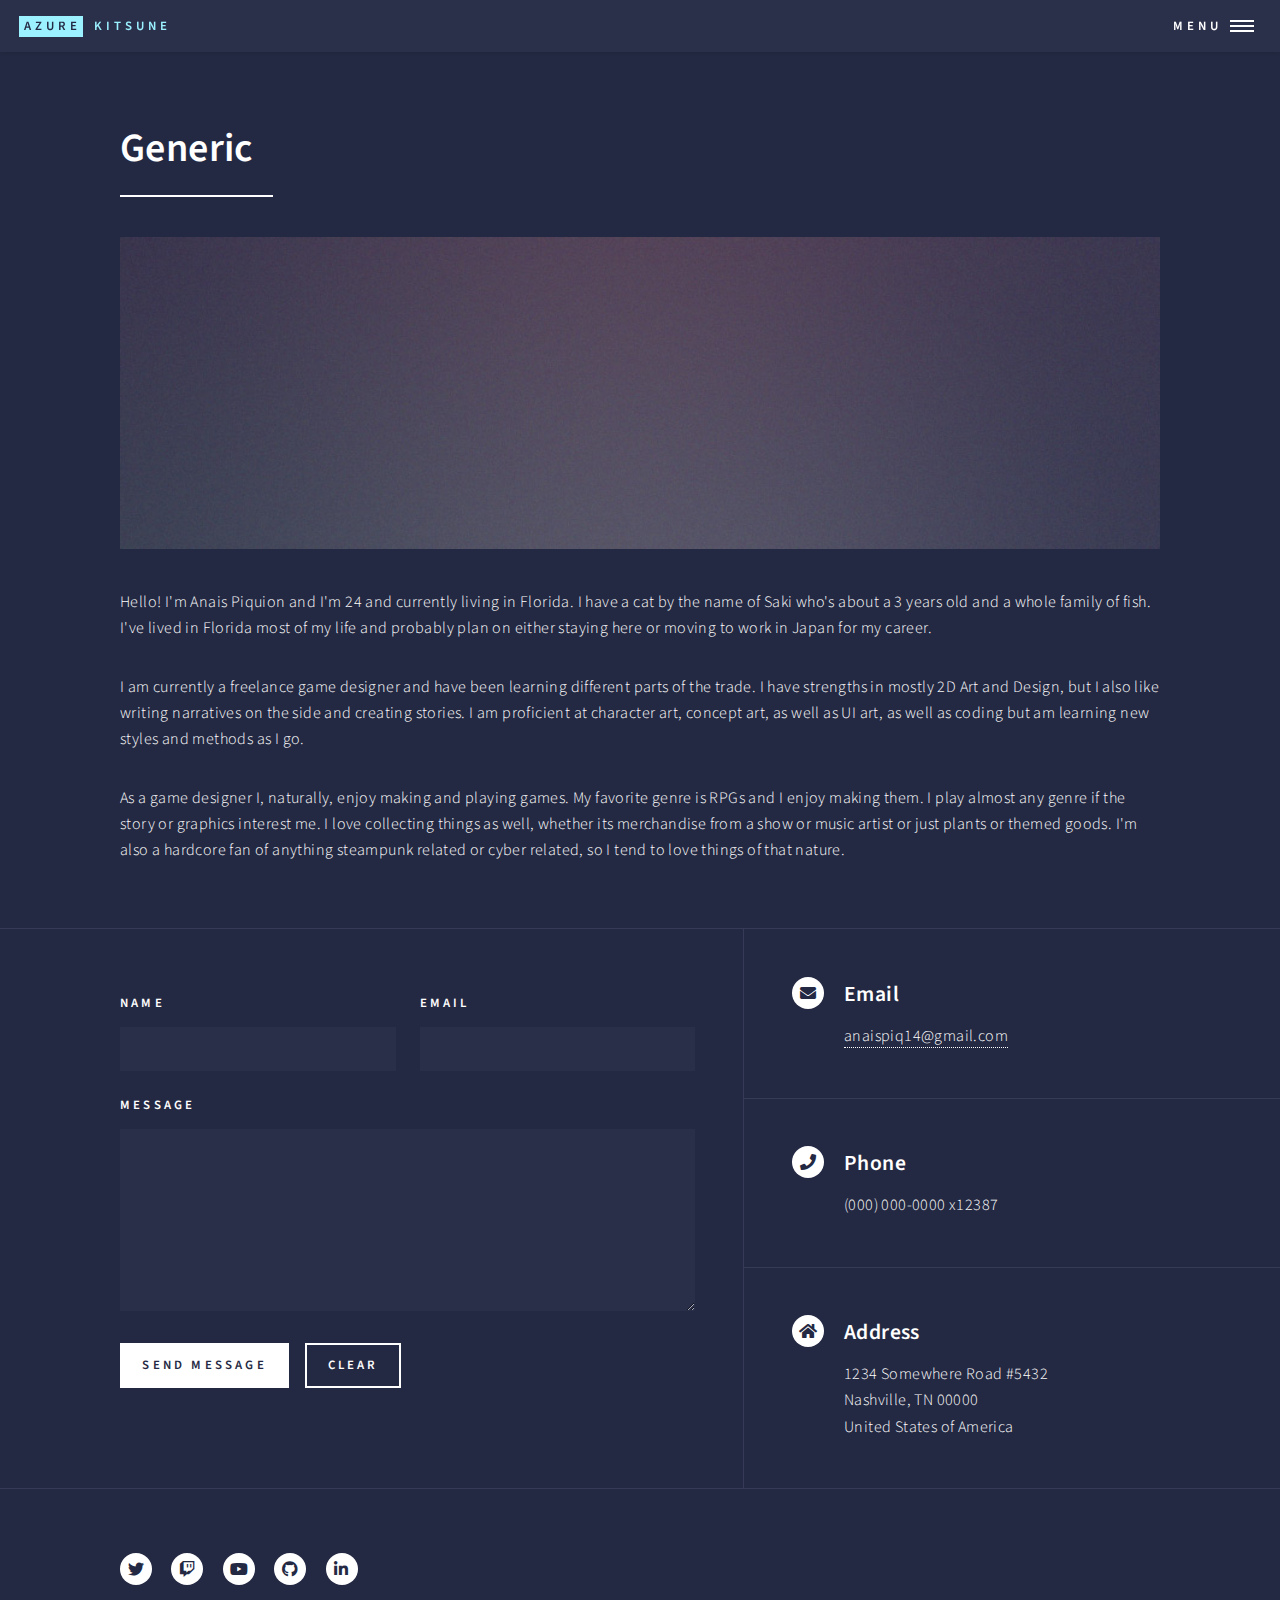
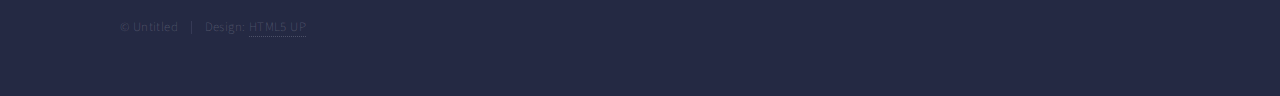
<file: generic.html>
<!DOCTYPE HTML>
<!--
	Forty by HTML5 UP
	html5up.net | @ajlkn
	Free for personal and commercial use under the CCA 3.0 license (html5up.net/license)
-->
<html>
	<head>
		<title>About Me</title>
		<meta charset="utf-8" />
		<meta name="viewport" content="width=device-width, initial-scale=1, user-scalable=no" />
		<link rel="stylesheet" href="assets/css/main.css" />
		<noscript><link rel="stylesheet" href="assets/css/noscript.css" /></noscript>
	</head>
	<body class="is-preload">

		<!-- Wrapper -->
			<div id="wrapper">

				<!-- Header -->
					<header id="header">
						<a href="index.html" class="logo"><strong>Azure</strong> <span>Kitsune</span></a>
						<nav>
							<a href="#menu">Menu</a>
						</nav>
					</header>

				<!-- Menu -->
					<nav id="menu">
						<ul class="links">
							<li><a href="index.html">Home</a></li>
							<li><a href="gallery.html">Gallery</a></li>
							<li><a href="projects.html">Projects</a></li>
							<li><a href="commissions.html">Commissions</a></li>
							<li><a href="aboutme.html">About Me</a></li>
							<li><a href="elements.html">Elements</a></li>
						</ul>
						<ul class="actions stacked">
							<li><a href="#" class="button primary fit">Get Started</a></li>
							<li><a href="#" class="button fit">Log In</a></li>
						</ul>
					</nav>

				<!-- Main -->
					<div id="main" class="alt">

						<!-- One -->
							<section id="one">
								<div class="inner">
									<header class="major">
										<h1>Generic</h1>
									</header>
									<span class="image main"><img src="images/pic11.jpg" alt="" /></span>
									<p>Hello! I'm Anais Piquion and I'm 24 and currently living in Florida. I have a cat by the name of Saki who's about a 3 years old and a whole family of fish. I've lived in Florida most of my life and probably plan on either staying here or moving to work in Japan for my career.</p>
									<p>I am currently a freelance game designer and have been learning different parts of the trade. I have strengths in mostly 2D Art and Design, but I also like writing narratives on the side and creating stories. I am proficient at character art, concept art, as well as UI art, as well as coding but am learning new styles and methods as I go. </p>
									<p>As a game designer I, naturally, enjoy making and playing games. My favorite genre is RPGs and I enjoy making them. I play almost any genre if the story or graphics interest me. I love collecting things as well, whether its merchandise from a show or music artist or just plants or themed goods. I'm also a hardcore fan of anything steampunk related or cyber related, so I tend to love things of that nature.</p>
								</div>
							</section>

					</div>

				<!-- Contact -->
					<section id="contact">
						<div class="inner">
							<section>
								<form method="post" action="#">
									<div class="fields">
										<div class="field half">
											<label for="name">Name</label>
											<input type="text" name="name" id="name" />
										</div>
										<div class="field half">
											<label for="email">Email</label>
											<input type="text" name="email" id="email" />
										</div>
										<div class="field">
											<label for="message">Message</label>
											<textarea name="message" id="message" rows="6"></textarea>
										</div>
									</div>
									<ul class="actions">
										<li><input type="submit" value="Send Message" class="primary" /></li>
										<li><input type="reset" value="Clear" /></li>
									</ul>
								</form>
							</section>
							<section class="split">
								<section>
									<div class="contact-method">
										<span class="icon solid alt fa-envelope"></span>
										<h3>Email</h3>
										<a href="#">anaispiq14@gmail.com</a>
									</div>
								</section>
								<section>
									<div class="contact-method">
										<span class="icon solid alt fa-phone"></span>
										<h3>Phone</h3>
										<span>(000) 000-0000 x12387</span>
									</div>
								</section>
								<section>
									<div class="contact-method">
										<span class="icon solid alt fa-home"></span>
										<h3>Address</h3>
										<span>1234 Somewhere Road #5432<br />
										Nashville, TN 00000<br />
										United States of America</span>
									</div>
								</section>
							</section>
						</div>
					</section>

				<!-- Footer -->
					<footer id="footer">
						<div class="inner">
							<ul class="icons">
								<li><a href="https://x.com/SonicSwag14" class="icon brands alt fa-twitter"><span class="label">Twitter</span></a></li>
								<li><a href="https://www.twitch.tv/sonicswag14_" class="icon brands alt fa-twitch"><span class="label">Twitch</span></a></li>
								<li><a href="https://www.youtube.com/@SonicSwag14/videos" class="icon brands alt fa-youtube"><span class="label">YouTube</span></a></li>
								<li><a href="https://github.com/SonicSwag14" class="icon brands alt fa-github"><span class="label">GitHub</span></a></li>
								<li><a href="https://www.linkedin.com/in/anais-piquion" class="icon brands alt fa-linkedin-in"><span class="label">LinkedIn</span></a></li>
							</ul>
							<ul class="copyright">
								<li>&copy; Untitled</li><li>Design: <a href="https://html5up.net">HTML5 UP</a></li>
							</ul>
						</div>
					</footer>

			</div>

		<!-- Scripts -->
			<script src="assets/js/jquery.min.js"></script>
			<script src="assets/js/jquery.scrolly.min.js"></script>
			<script src="assets/js/jquery.scrollex.min.js"></script>
			<script src="assets/js/browser.min.js"></script>
			<script src="assets/js/breakpoints.min.js"></script>
			<script src="assets/js/util.js"></script>
			<script src="assets/js/main.js"></script>

	</body>
</html>
</file>
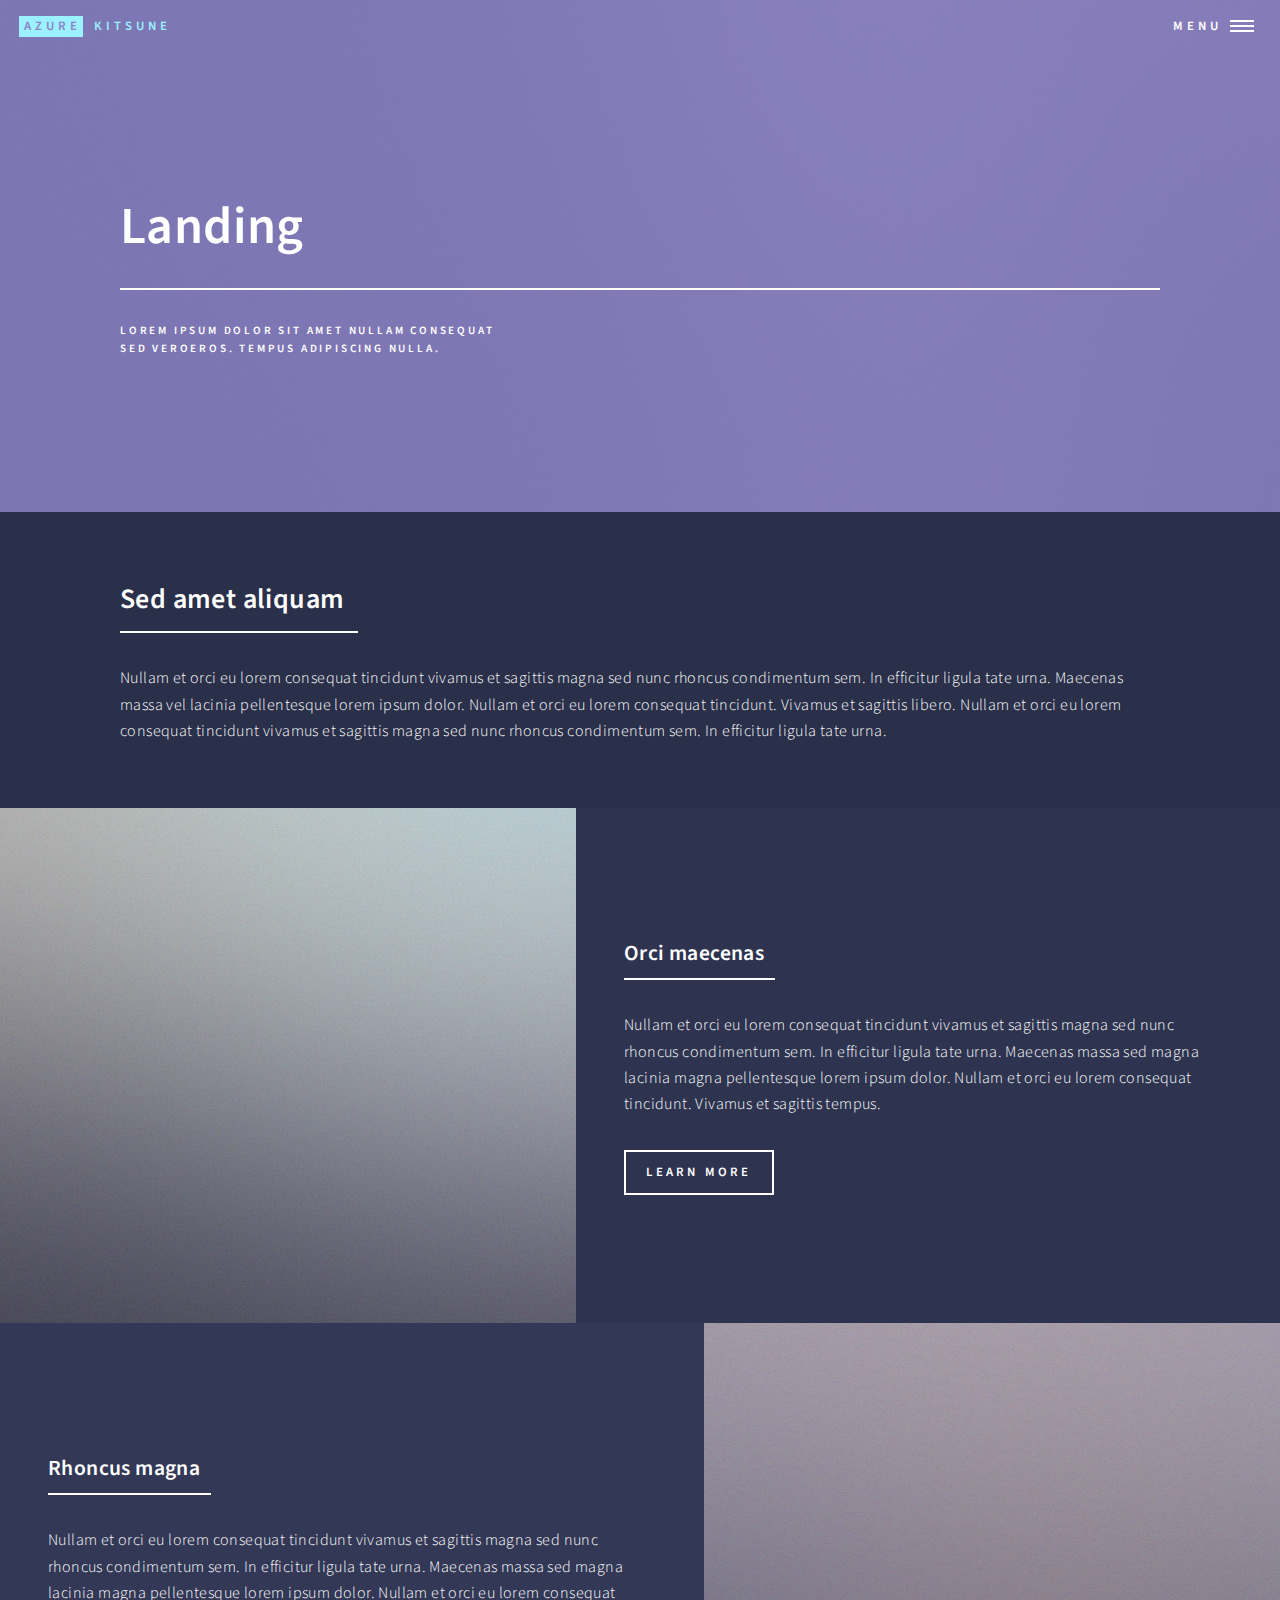
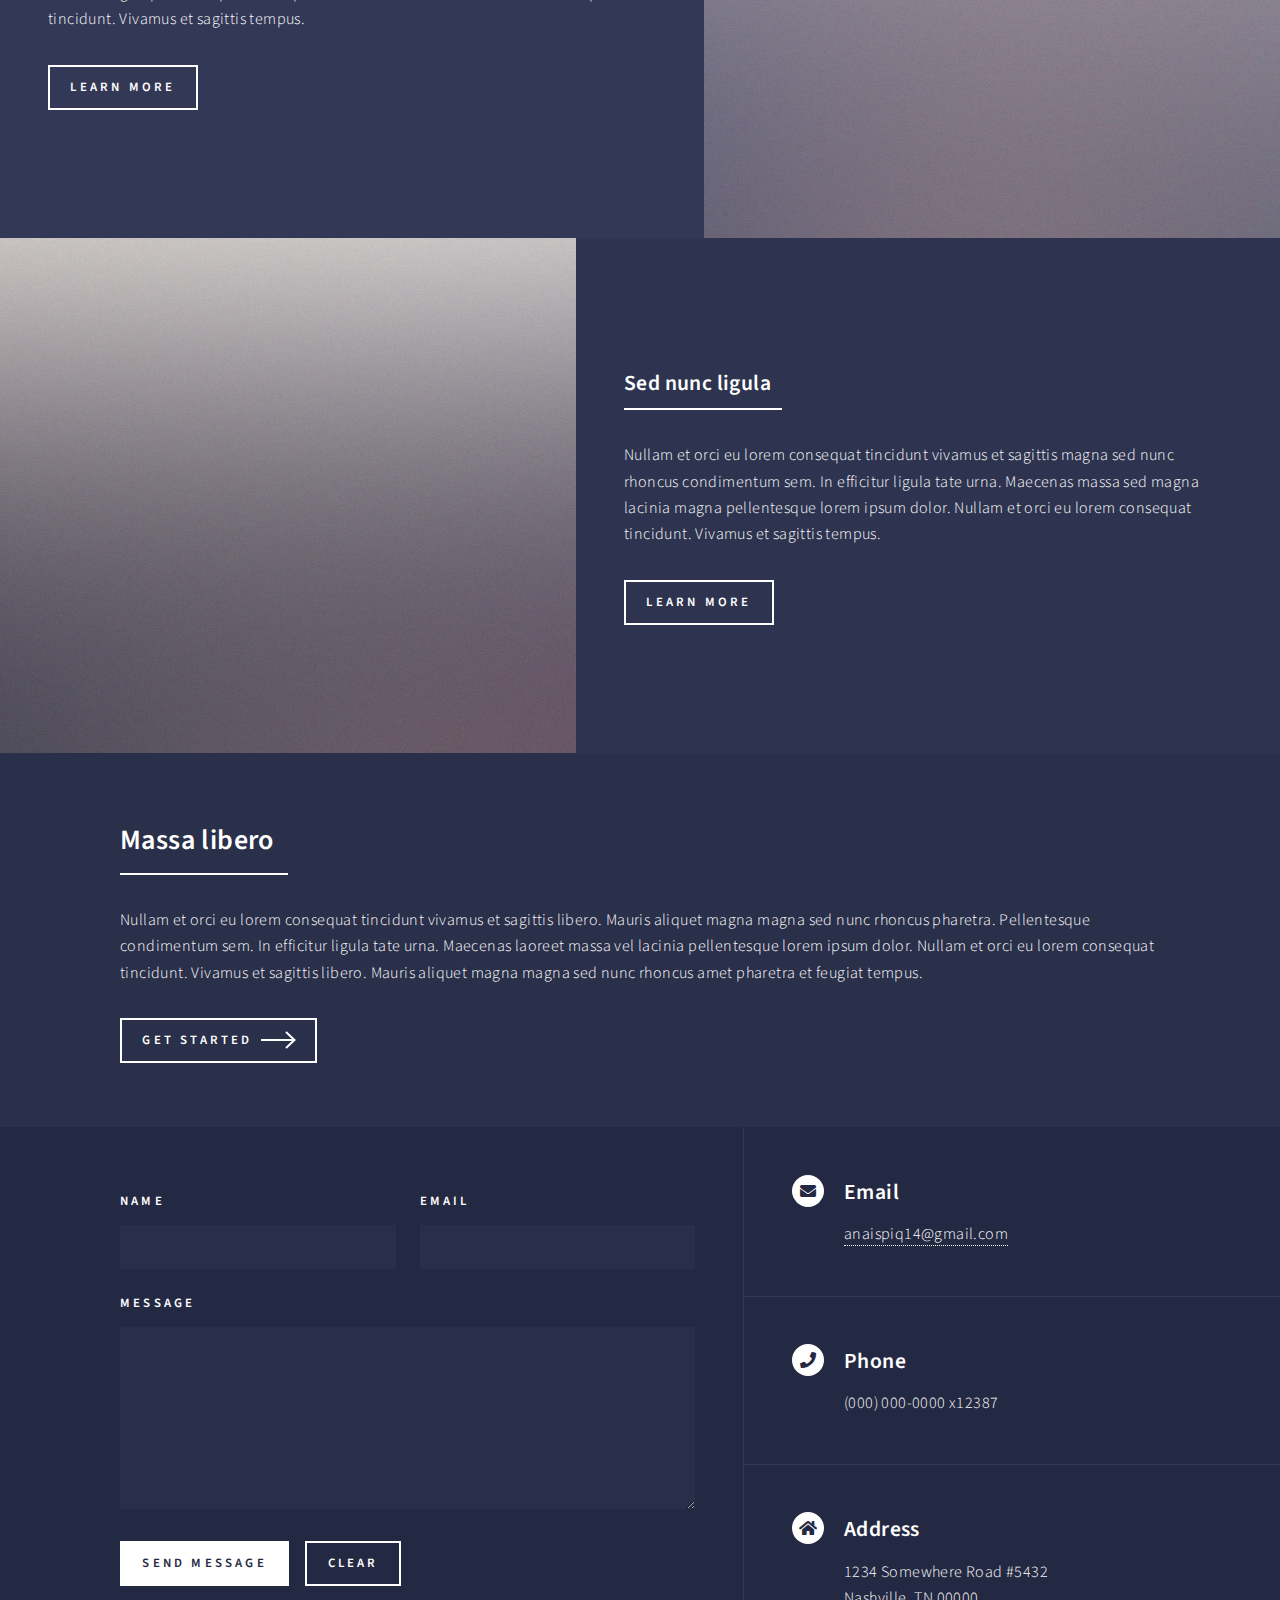
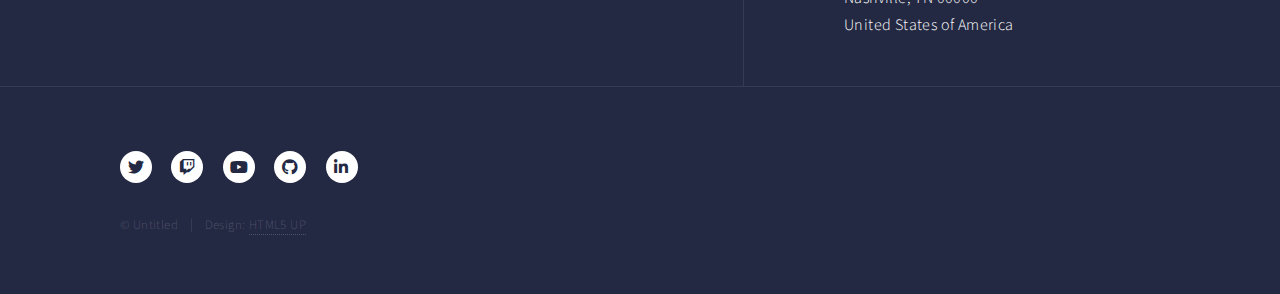
<file: landing.html>
<!DOCTYPE HTML>
<!--
	Forty by HTML5 UP
	html5up.net | @ajlkn
	Free for personal and commercial use under the CCA 3.0 license (html5up.net/license)
-->
<html>
	<head>
		<title>Landing - Forty by HTML5 UP</title>
		<meta charset="utf-8" />
		<meta name="viewport" content="width=device-width, initial-scale=1, user-scalable=no" />
		<link rel="stylesheet" href="assets/css/main.css" />
		<noscript><link rel="stylesheet" href="assets/css/noscript.css" /></noscript>
	</head>
	<body class="is-preload">

		<!-- Wrapper -->
			<div id="wrapper">

				<!-- Header -->
				<!-- Note: The "styleN" class below should match that of the banner element. -->
					<header id="header" class="alt style2">
						<a href="index.html" class="logo"><strong>Azure</strong> <span>Kitsune</span></a>
						<nav>
							<a href="#menu">Menu</a>
						</nav>
					</header>

				<!-- Menu -->
					<nav id="menu">
						<ul class="links">
							<li><a href="index.html">Home</a></li>
							<li><a href="gallery.html">Gallery</a></li>
							<li><a href="projects.html">Projects</a></li>
							<li><a href="commissions.html">Commissions</a></li>
							<li><a href="aboutme.html">About Me</a></li>
							<li><a href="elements.html">Elements</a></li>
						</ul>
						<ul class="actions stacked">
							<li><a href="#" class="button primary fit">Get Started</a></li>
							<li><a href="#" class="button fit">Log In</a></li>
						</ul>
					</nav>

				<!-- Banner -->
				<!-- Note: The "styleN" class below should match that of the header element. -->
					<section id="banner" class="style2">
						<div class="inner">
							<span class="image">
								<img src="images/pic07.jpg" alt="" />
							</span>
							<header class="major">
								<h1>Landing</h1>
							</header>
							<div class="content">
								<p>Lorem ipsum dolor sit amet nullam consequat<br />
								sed veroeros. tempus adipiscing nulla.</p>
							</div>
						</div>
					</section>

				<!-- Main -->
					<div id="main">

						<!-- One -->
							<section id="one">
								<div class="inner">
									<header class="major">
										<h2>Sed amet aliquam</h2>
									</header>
									<p>Nullam et orci eu lorem consequat tincidunt vivamus et sagittis magna sed nunc rhoncus condimentum sem. In efficitur ligula tate urna. Maecenas massa vel lacinia pellentesque lorem ipsum dolor. Nullam et orci eu lorem consequat tincidunt. Vivamus et sagittis libero. Nullam et orci eu lorem consequat tincidunt vivamus et sagittis magna sed nunc rhoncus condimentum sem. In efficitur ligula tate urna.</p>
								</div>
							</section>

						<!-- Two -->
							<section id="two" class="spotlights">
								<section>
									<a href="generic.html" class="image">
										<img src="images/pic08.jpg" alt="" data-position="center center" />
									</a>
									<div class="content">
										<div class="inner">
											<header class="major">
												<h3>Orci maecenas</h3>
											</header>
											<p>Nullam et orci eu lorem consequat tincidunt vivamus et sagittis magna sed nunc rhoncus condimentum sem. In efficitur ligula tate urna. Maecenas massa sed magna lacinia magna pellentesque lorem ipsum dolor. Nullam et orci eu lorem consequat tincidunt. Vivamus et sagittis tempus.</p>
											<ul class="actions">
												<li><a href="generic.html" class="button">Learn more</a></li>
											</ul>
										</div>
									</div>
								</section>
								<section>
									<a href="generic.html" class="image">
										<img src="images/pic09.jpg" alt="" data-position="top center" />
									</a>
									<div class="content">
										<div class="inner">
											<header class="major">
												<h3>Rhoncus magna</h3>
											</header>
											<p>Nullam et orci eu lorem consequat tincidunt vivamus et sagittis magna sed nunc rhoncus condimentum sem. In efficitur ligula tate urna. Maecenas massa sed magna lacinia magna pellentesque lorem ipsum dolor. Nullam et orci eu lorem consequat tincidunt. Vivamus et sagittis tempus.</p>
											<ul class="actions">
												<li><a href="generic.html" class="button">Learn more</a></li>
											</ul>
										</div>
									</div>
								</section>
								<section>
									<a href="generic.html" class="image">
										<img src="images/pic10.jpg" alt="" data-position="25% 25%" />
									</a>
									<div class="content">
										<div class="inner">
											<header class="major">
												<h3>Sed nunc ligula</h3>
											</header>
											<p>Nullam et orci eu lorem consequat tincidunt vivamus et sagittis magna sed nunc rhoncus condimentum sem. In efficitur ligula tate urna. Maecenas massa sed magna lacinia magna pellentesque lorem ipsum dolor. Nullam et orci eu lorem consequat tincidunt. Vivamus et sagittis tempus.</p>
											<ul class="actions">
												<li><a href="generic.html" class="button">Learn more</a></li>
											</ul>
										</div>
									</div>
								</section>
							</section>

						<!-- Three -->
							<section id="three">
								<div class="inner">
									<header class="major">
										<h2>Massa libero</h2>
									</header>
									<p>Nullam et orci eu lorem consequat tincidunt vivamus et sagittis libero. Mauris aliquet magna magna sed nunc rhoncus pharetra. Pellentesque condimentum sem. In efficitur ligula tate urna. Maecenas laoreet massa vel lacinia pellentesque lorem ipsum dolor. Nullam et orci eu lorem consequat tincidunt. Vivamus et sagittis libero. Mauris aliquet magna magna sed nunc rhoncus amet pharetra et feugiat tempus.</p>
									<ul class="actions">
										<li><a href="generic.html" class="button next">Get Started</a></li>
									</ul>
								</div>
							</section>

					</div>

				<!-- Contact -->
					<section id="contact">
						<div class="inner">
							<section>
								<form method="post" action="#">
									<div class="fields">
										<div class="field half">
											<label for="name">Name</label>
											<input type="text" name="name" id="name" />
										</div>
										<div class="field half">
											<label for="email">Email</label>
											<input type="text" name="email" id="email" />
										</div>
										<div class="field">
											<label for="message">Message</label>
											<textarea name="message" id="message" rows="6"></textarea>
										</div>
									</div>
									<ul class="actions">
										<li><input type="submit" value="Send Message" class="primary" /></li>
										<li><input type="reset" value="Clear" /></li>
									</ul>
								</form>
							</section>
							<section class="split">
								<section>
									<div class="contact-method">
										<span class="icon solid alt fa-envelope"></span>
										<h3>Email</h3>
										<a href="#">anaispiq14@gmail.com</a>
									</div>
								</section>
								<section>
									<div class="contact-method">
										<span class="icon solid alt fa-phone"></span>
										<h3>Phone</h3>
										<span>(000) 000-0000 x12387</span>
									</div>
								</section>
								<section>
									<div class="contact-method">
										<span class="icon solid alt fa-home"></span>
										<h3>Address</h3>
										<span>1234 Somewhere Road #5432<br />
										Nashville, TN 00000<br />
										United States of America</span>
									</div>
								</section>
							</section>
						</div>
					</section>

				<!-- Footer -->
					<footer id="footer">
						<div class="inner">
							<ul class="icons">
								<li><a href="https://x.com/SonicSwag14" class="icon brands alt fa-twitter"><span class="label">Twitter</span></a></li>
								<li><a href="https://www.twitch.tv/sonicswag14_" class="icon brands alt fa-twitch"><span class="label">Twitch</span></a></li>
								<li><a href="https://www.youtube.com/@SonicSwag14/videos" class="icon brands alt fa-youtube"><span class="label">YouTube</span></a></li>
								<li><a href="https://github.com/SonicSwag14" class="icon brands alt fa-github"><span class="label">GitHub</span></a></li>
								<li><a href="https://www.linkedin.com/in/anais-piquion" class="icon brands alt fa-linkedin-in"><span class="label">LinkedIn</span></a></li>
							</ul>
							<ul class="copyright">
								<li>&copy; Untitled</li><li>Design: <a href="https://html5up.net">HTML5 UP</a></li>
							</ul>
						</div>
					</footer>

			</div>

		<!-- Scripts -->
			<script src="assets/js/jquery.min.js"></script>
			<script src="assets/js/jquery.scrolly.min.js"></script>
			<script src="assets/js/jquery.scrollex.min.js"></script>
			<script src="assets/js/browser.min.js"></script>
			<script src="assets/js/breakpoints.min.js"></script>
			<script src="assets/js/util.js"></script>
			<script src="assets/js/main.js"></script>

	</body>
</html>
</file>
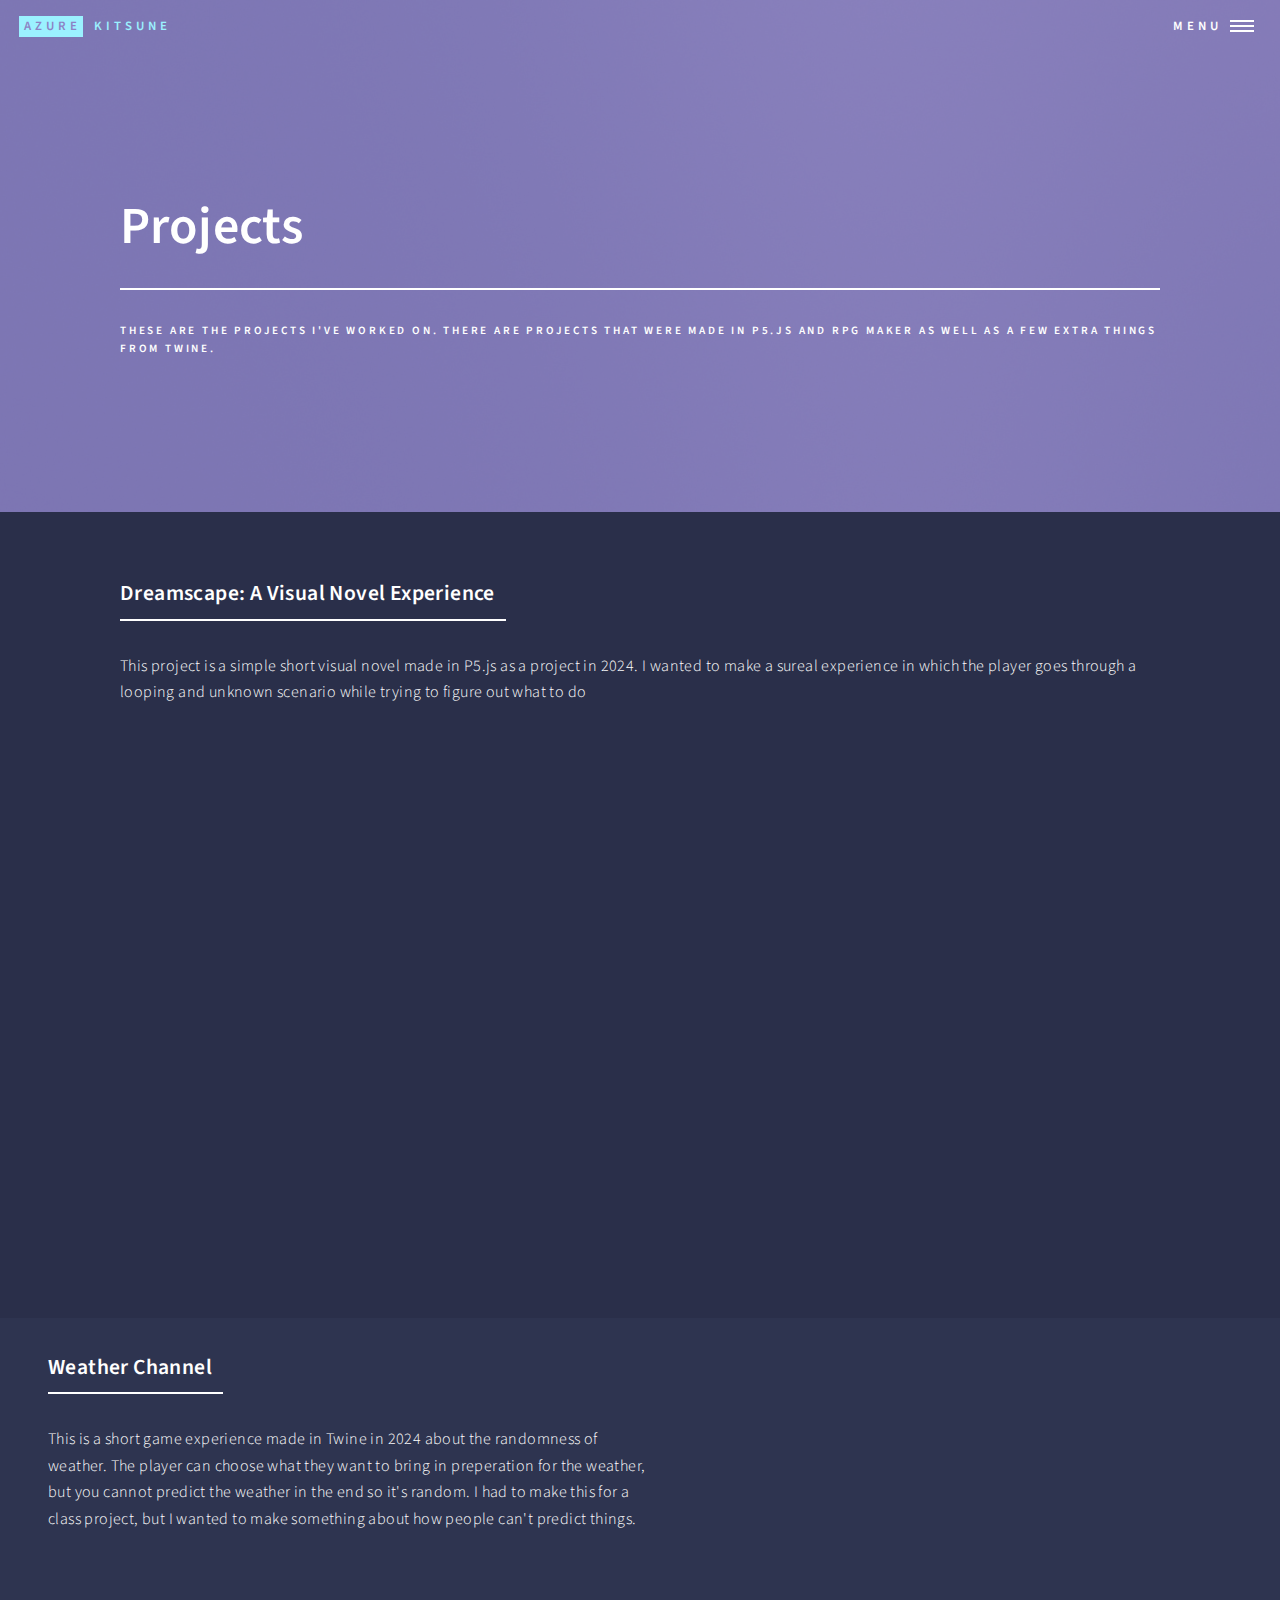
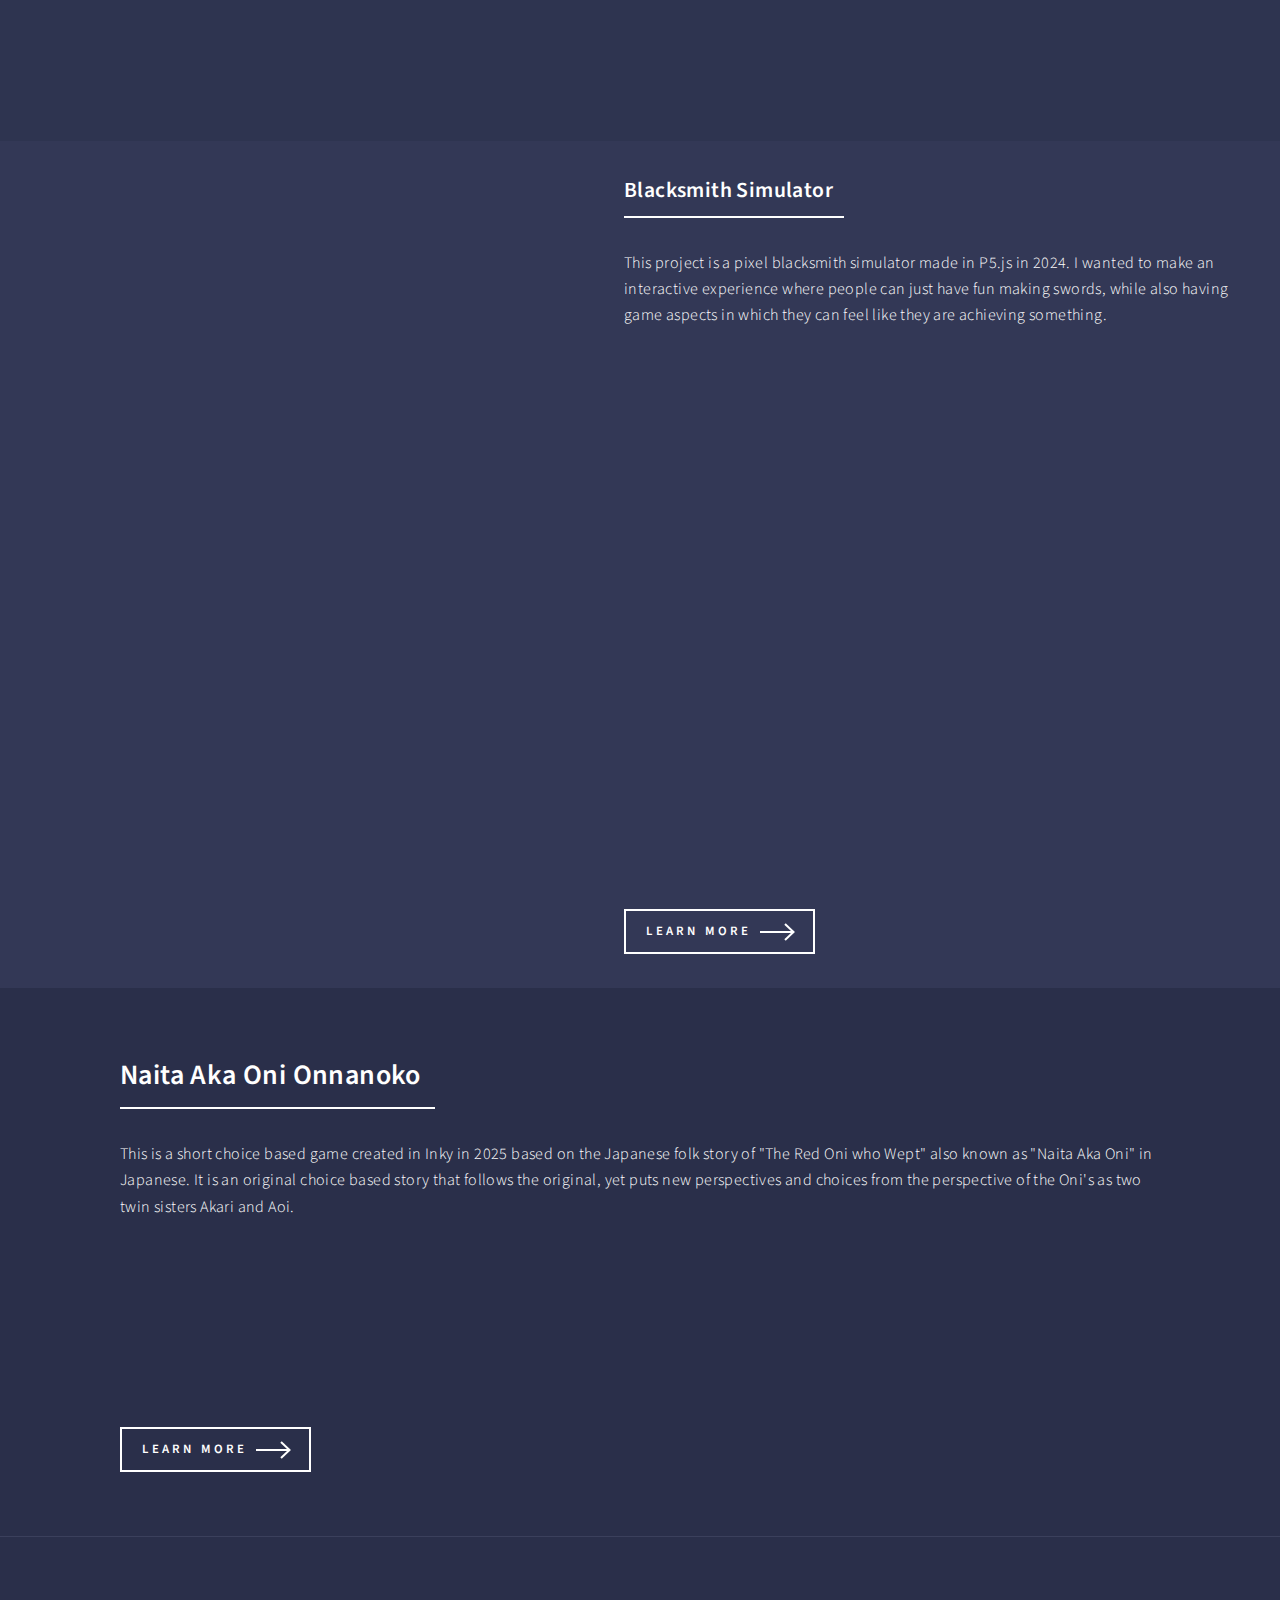
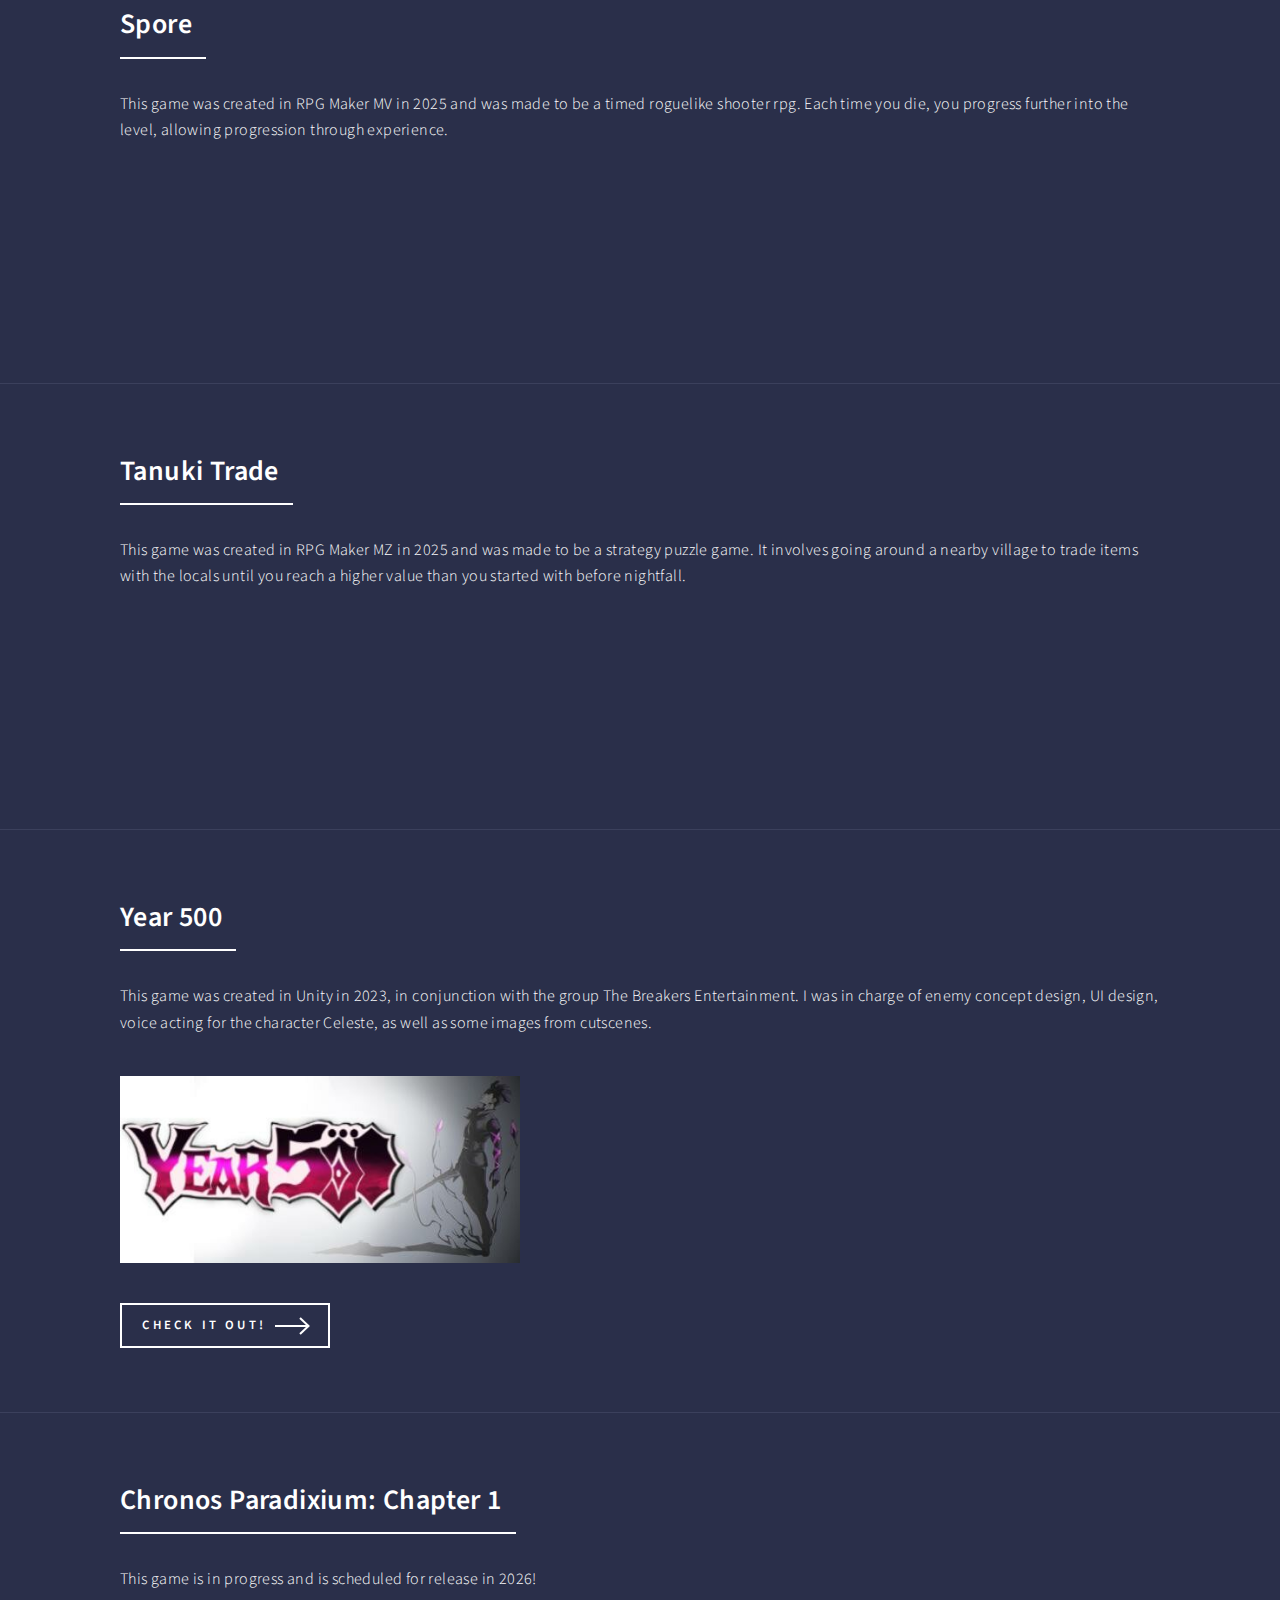
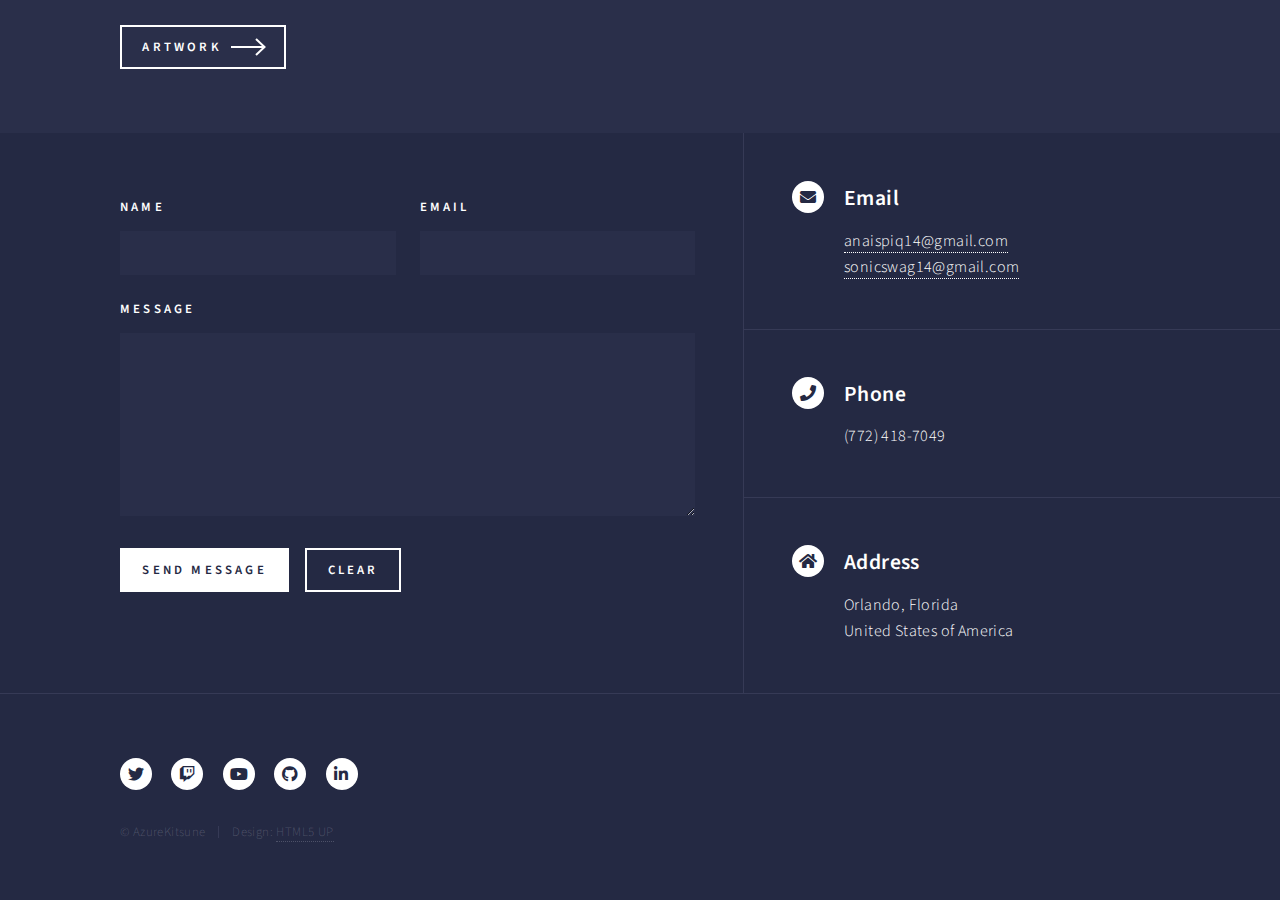
<file: projects-Dark_Horizon.html>
<!DOCTYPE HTML>
<!--
	Forty by HTML5 UP
	html5up.net | @ajlkn
	Free for personal and commercial use under the CCA 3.0 license (html5up.net/license)
-->
<html>
	<head>
		<title>Projects</title>
		<meta charset="utf-8" />
		<meta name="viewport" content="width=device-width, initial-scale=1, user-scalable=no" />
		<link rel="stylesheet" href="assets/css/main.css" />
		<noscript><link rel="stylesheet" href="assets/css/noscript.css" /></noscript>
	</head>
	<body class="is-preload">

		<!-- Wrapper -->
			<div id="wrapper">

				<!-- Header -->
				<!-- Note: The "styleN" class below should match that of the banner element. -->
					<header id="header" class="alt style2">
						<a href="index.html" class="logo"><strong>Azure</strong> <span>Kitsune</span></a>
						<nav>
							<a href="#menu">Menu</a>
						</nav>
					</header>

				<!-- Menu -->
					<nav id="menu">
						<ul class="links">
							<li><a href="index.html">Home</a></li>
							<li><a href="gallery.html">Gallery</a></li>
							<li><a href="projects.html">Projects</a></li>
							<li><a href="commissions.html">Commissions</a></li>
							<li><a href="aboutme.html">About Me</a></li>
							<li><a href="CV.html">Curriculum Vitae</a></li>
						</ul>
					</nav>

				<!-- Banner -->
				<!-- Note: The "styleN" class below should match that of the header element. -->
					<section id="banner" class="style2">
						<div class="inner">
							<span class="image">
								<img src="images/pic07.jpg" alt="" />
							</span>
							<header class="major">
								<h1>Projects</h1>
							</header>
							<div class="content">
								<p>These are the projects I've worked on. There are projects that were made in P5.js and RPG Maker as well as a few extra things from Twine.</p>
							</div>
						</div>
					</section>

				<!-- Main -->
					<div id="main">

						<!-- One -->
							<section id="one">
								<div class="inner">
									<header class="major">
										<h3>Dreamscape: A Visual Novel Experience</h3>
									</header>
									<p>This project is a simple short visual novel made in P5.js as a project in 2024. I wanted to make a sureal experience in which the player goes through a looping and unknown scenario while trying to figure out what to do</p>
								<iframe src="https://editor.p5js.org/AnaisP/full/F_Q_VDuGb" width="800px" height="540px"alt="" data-position="center center"></iframe>
								</div>
							</section>

						<!-- Two -->
							<section id="two" class="spotlights">
								<section>
									<div class="content">
										<div class="inner">
											<header class="major">
												<h3>Weather Channel</h3>
											</header>
											<p>This is a short game experience made in Twine in 2024 about the randomness of weather. The player can choose what they want to bring in preperation for the weather, but you cannot predict the weather in the end so it's random. I had to make this for a class project, but I wanted to make something about how people can't predict things.</p>
											<iframe frameborder="0" src="https://itch.io/embed/3156652?link_color=5bb7fa" width="552" height="167"><a href="https://sonicswag14.itch.io/weather-channel">Weather Channel by SonicSwag14</a></iframe>
										</div>
									</div>
								</section>
								<section>
									<div class="content">
										<div class="inner">
											<header class="major">
												<h3>Blacksmith Simulator</h3>
											</header>
											<p>This project is a pixel blacksmith simulator made in P5.js in 2024. I wanted to make an interactive experience where people can just have fun making swords, while also having game aspects in which they can feel like they are achieving something.</p>
											<iframe src="https://editor.p5js.org/AnaisP/full/rZAw95gb2" width="700px" height="540px"alt="" data-position="center center"></iframe>
											<ul class="actions">
												<li><a href="https://www.thecrucible.org/guides/bladesmithing/sword-making/#:~:text=Swordsmithing%20is%20a%20craft%20rooted%20in%20bladesmithing%20and,24%20inches%20long%20to%20craft%20swords%20from%20steel." class="button next">Learn more</a></li>
											</ul>
										</div>
									</div>
								</section>
							</section>

						<!-- Three -->
							<section id="three">
								<div class="inner">
									<header class="major">
										<h2>Naita Aka Oni Onnanoko</h2>
									</header>
									<p>This is a short choice based game created in Inky in 2025 based on the Japanese folk story of "The Red Oni who Wept" also known as "Naita Aka Oni" in Japanese. It is an original choice based story that follows the original, yet puts new perspectives and choices from the perspective of the Oni's as two twin sisters Akari and Aoi.</p>
									<iframe frameborder="0" src="https://itch.io/embed/3351473" width="552" height="167"><a href="https://sonicswag14.itch.io/naita-aka-oni-onnanoko">Naita Aka Oni Onnanoko (The Red Oni Girl Who Wept) by SonicSwag14</a></iframe>
									<ul class="actions">
										<li><a href="https://www.youtube.com/watch?v=D0epoV0QQAc" class="button next">Learn More</a></li>
									</ul>
								</div>
							</section>
						
						<!-- Four -->
							<section id="four">
								<div class="inner">
									<header class="major">
										<h2>Spore</h2>
									</header>
									<p>This game was created in RPG Maker MV in 2025 and was made to be a timed roguelike shooter rpg. Each time you die, you progress further into the level, allowing progression through experience.</p>
									<iframe frameborder="0" src="https://itch.io/embed/3461685?linkback=true" width="552" height="167"><a href="https://sonicswag14.itch.io/spore">Spore by SonicSwag14</a></iframe>
								</div>
							</section>

						<!-- Five -->
							<section id="five">
								<div class="inner">
									<header class="major">
										<h2>Tanuki Trade</h2>
									</header>
									<p>This game was created in RPG Maker MZ in 2025 and was made to be a strategy puzzle game. It involves going around a nearby village to trade items with the locals until you reach a higher value than you started with before nightfall.</p>
									<iframe frameborder="0" src="https://itch.io/embed/4017867?linkback=true" width="552" height="167"><a href="https://sonicswag14.itch.io/tanuki-trade">Tanuki Trade by SonicSwag14</a></iframe>
								</div>
							</section>

						<!-- Six -->
							<section id="six">
								<div class="inner">
									<header class="major">
										<h2>Year 500</h2>
									</header>
									<p>This game was created in Unity in 2023, in conjunction with the group The Breakers Entertainment. I was in charge of enemy concept design, UI design, voice acting for the character Celeste, as well as some images from cutscenes.</p>
									<span class="image main"><img src="images/Year500 Logo.jpg" style="width: 400px; height: auto;" alt="Year500Logo" /> </span>
									<ul class="actions">
										<li><a href="https://store.steampowered.com/app/2373540/Year_500/" class="button next">Check it out!</a></li>
									</ul>
								</div>
							</section>

						<!-- Seven -->
							<section id="seven">
								<div class="inner">
									<header class="major">
										<h2>Chronos Paradixium: Chapter 1</h2>
									</header>
									<p>This game is in progress and is scheduled for release in 2026!</p>
									<ul class="actions">
										<li><a href="gallery.html" class="button next">Artwork</a></li>
									</ul>
								</div>
							</section>


						
					</div>

				<!-- Contact -->
					<section id="contact">
						<div class="inner">
							<section>
								<form method="post" action="mailto:anaispiq14@gmail.com">
									<div class="fields">
										<div class="field half">
											<label for="name">Name</label>
											<input type="text" name="name" id="name" />
										</div>
										<div class="field half">
											<label for="email">Email</label>
											<input type="text" name="email" id="email" />
										</div>
										<div class="field">
											<label for="message">Message</label>
											<textarea name="message" id="message" rows="6"></textarea>
										</div>
									</div>
									<ul class="actions">
										<li><input type="submit" value="Send Message" class="primary" /></li>
										<li><input type="reset" value="Clear" /></li>
									</ul>
								</form>
							</section>
							<section class="split">
								<section>
									<div class="contact-method">
										<span class="icon solid alt fa-envelope"></span>
										<h3>Email</h3>
										<a href="#">anaispiq14@gmail.com</a>
										<a href="#">sonicswag14@gmail.com</a>
									</div>
								</section>
								<section>
									<div class="contact-method">
										<span class="icon solid alt fa-phone"></span>
										<h3>Phone</h3>
										<span>(772) 418-7049</span>
									</div>
								</section>
								<section>
									<div class="contact-method">
										<span class="icon solid alt fa-home"></span>
										<h3>Address</h3>
										<span>Orlando, Florida<br />
										United States of America</span>
									</div>
								</section>
							</section>
						</div>
					</section>

				<!-- Footer -->
					<footer id="footer">
						<div class="inner">
							<ul class="icons">
								<li><a href="https://x.com/SonicSwag14" class="icon brands alt fa-twitter"><span class="label">Twitter</span></a></li>
								<li><a href="https://www.twitch.tv/sonicswag14_" class="icon brands alt fa-twitch"><span class="label">Twitch</span></a></li>
								<li><a href="https://www.youtube.com/@SonicSwag14/videos" class="icon brands alt fa-youtube"><span class="label">YouTube</span></a></li>
								<li><a href="https://github.com/SonicSwag14" class="icon brands alt fa-github"><span class="label">GitHub</span></a></li>
								<li><a href="https://www.linkedin.com/in/anais-piquion" class="icon brands alt fa-linkedin-in"><span class="label">LinkedIn</span></a></li>
							</ul>
							<ul class="copyright">
								<li>&copy; AzureKitsune</li><li>Design: <a href="https://html5up.net">HTML5 UP</a></li>
							</ul>
						</div>
					</footer>

			</div>

		<!-- Scripts -->
			<script src="assets/js/jquery.min.js"></script>
			<script src="assets/js/jquery.scrolly.min.js"></script>
			<script src="assets/js/jquery.scrollex.min.js"></script>
			<script src="assets/js/browser.min.js"></script>
			<script src="assets/js/breakpoints.min.js"></script>
			<script src="assets/js/util.js"></script>
			<script src="assets/js/main.js"></script>

	</body>
</html>
</file>
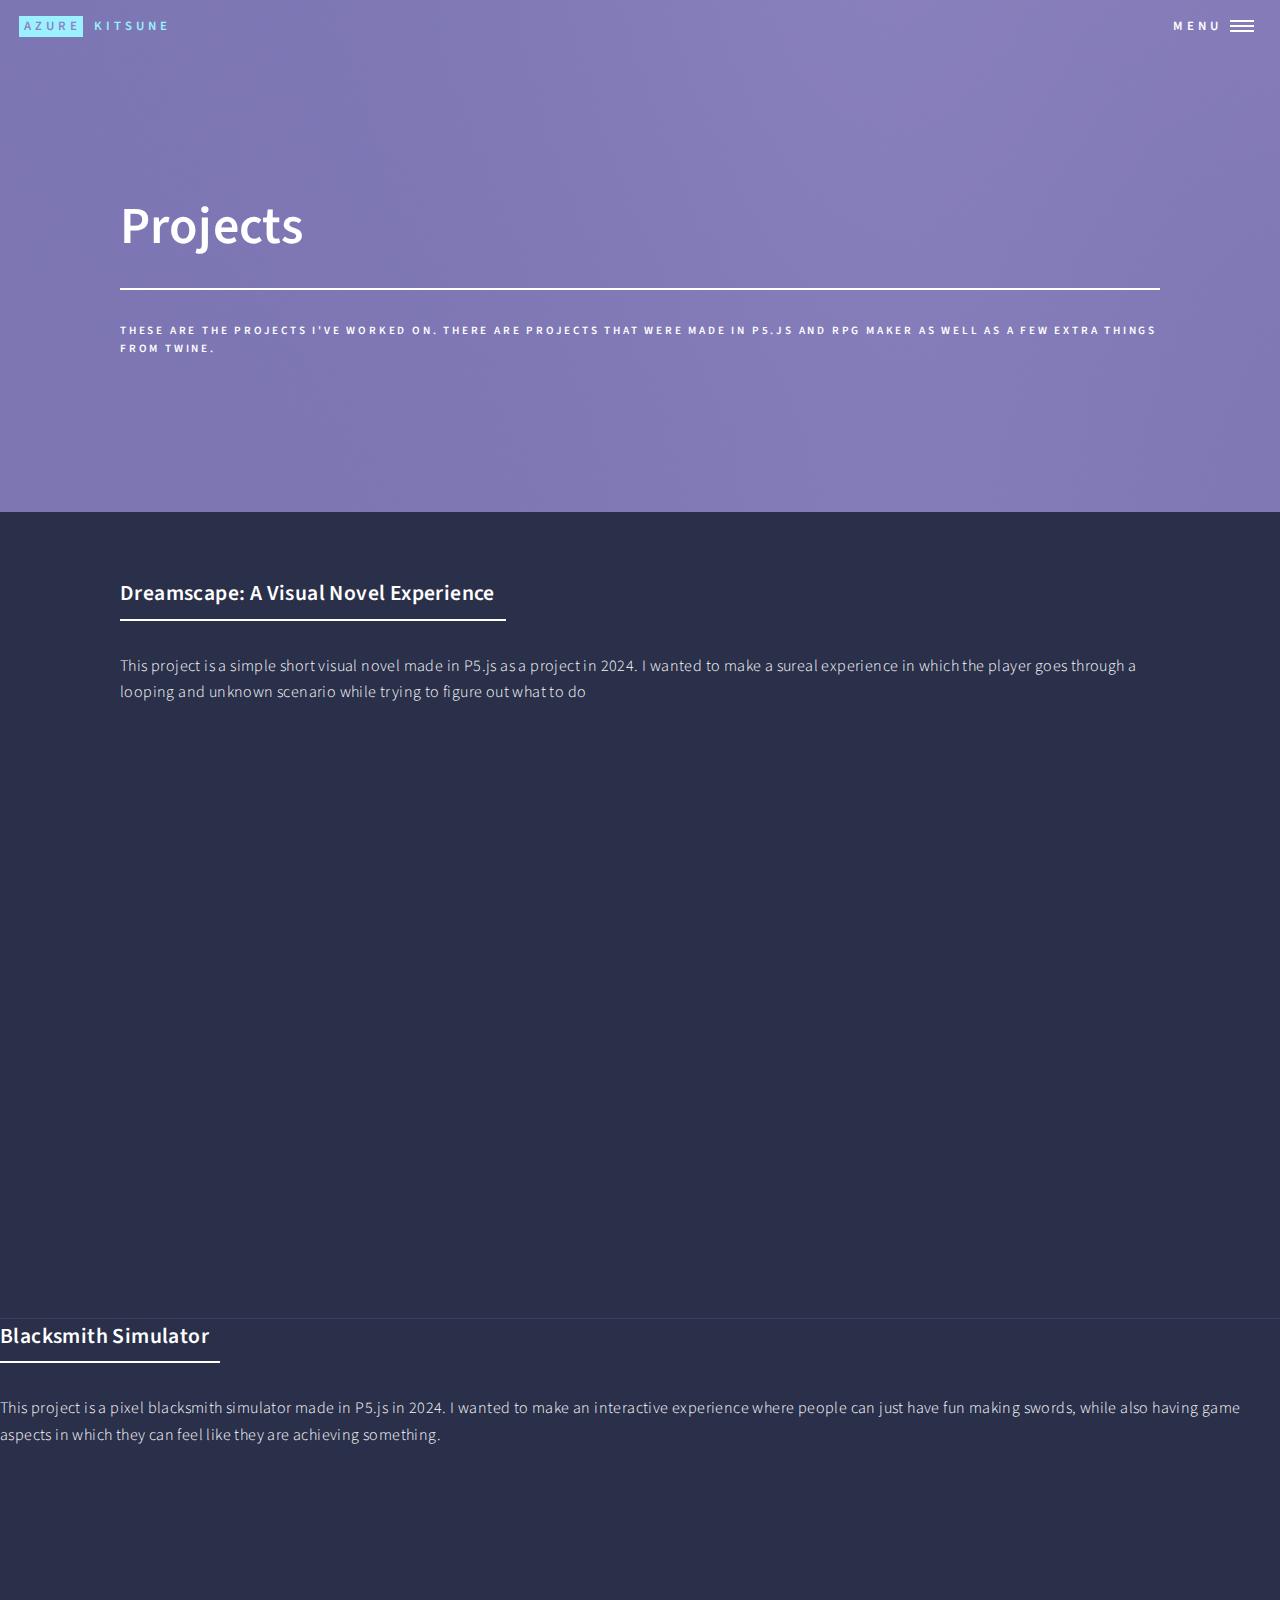
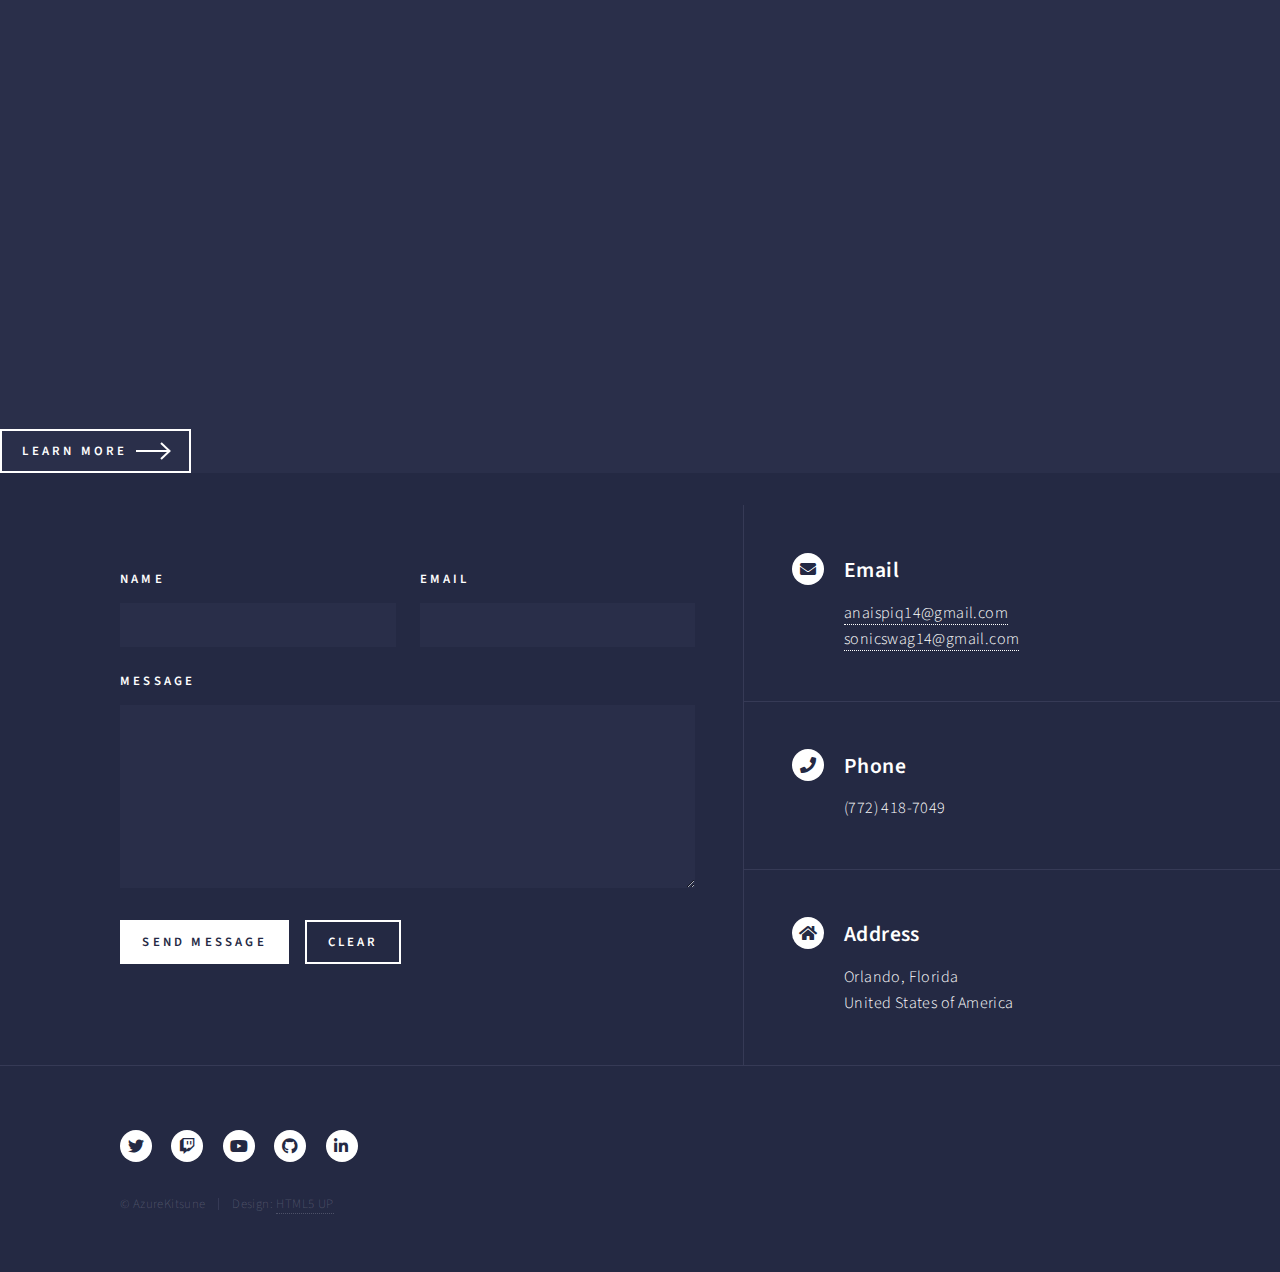
<file: projects-P5Js.html>
<!DOCTYPE HTML>
<!--
	Forty by HTML5 UP
	html5up.net | @ajlkn
	Free for personal and commercial use under the CCA 3.0 license (html5up.net/license)
-->
<html>
	<head>
		<title>Projects</title>
		<meta charset="utf-8" />
		<meta name="viewport" content="width=device-width, initial-scale=1, user-scalable=no" />
		<link rel="stylesheet" href="assets/css/main.css" />
		<noscript><link rel="stylesheet" href="assets/css/noscript.css" /></noscript>
	</head>
	<body class="is-preload">

		<!-- Wrapper -->
			<div id="wrapper">

				<!-- Header -->
				<!-- Note: The "styleN" class below should match that of the banner element. -->
					<header id="header" class="alt style2">
						<a href="index.html" class="logo"><strong>Azure</strong> <span>Kitsune</span></a>
						<nav>
							<a href="#menu">Menu</a>
						</nav>
					</header>

				<!-- Menu -->
					<nav id="menu">
						<ul class="links">
							<li><a href="index.html">Home</a></li>
							<li><a href="gallery.html">Gallery</a></li>
							<li><a href="projects.html">Projects</a></li>
							<li><a href="commissions.html">Commissions</a></li>
							<li><a href="aboutme.html">About Me</a></li>
							<li><a href="CV.html">Curriculum Vitae</a></li>
						</ul>
					</nav>

				<!-- Banner -->
				<!-- Note: The "styleN" class below should match that of the header element. -->
					<section id="banner" class="style2">
						<div class="inner">
							<span class="image">
								<img src="images/pic07.jpg" alt="" />
							</span>
							<header class="major">
								<h1>Projects</h1>
							</header>
							<div class="content">
								<p>These are the projects I've worked on. There are projects that were made in P5.js and RPG Maker as well as a few extra things from Twine.</p>
							</div>
						</div>
					</section>

				<!-- Main -->
					<div id="main">

						<!-- One -->
							<section id="one">
								<div class="inner">
									<header class="major">
										<h3>Dreamscape: A Visual Novel Experience</h3>
									</header>
									<p>This project is a simple short visual novel made in P5.js as a project in 2024. I wanted to make a sureal experience in which the player goes through a looping and unknown scenario while trying to figure out what to do</p>
								<iframe src="https://editor.p5js.org/AnaisP/full/F_Q_VDuGb" width="800px" height="540px"alt="" data-position="center center"></iframe>
								</div>
							</section>

						<!-- Two -->
								<section id="two">
									<div class="content">
										<div class="inner">
											<header class="major">
												<h3>Blacksmith Simulator</h3>
											</header>
											<p>This project is a pixel blacksmith simulator made in P5.js in 2024. I wanted to make an interactive experience where people can just have fun making swords, while also having game aspects in which they can feel like they are achieving something.</p>
											<iframe src="https://editor.p5js.org/AnaisP/full/rZAw95gb2" width="700px" height="540px"alt="" data-position="center center"></iframe>
											<ul class="actions">
												<li><a href="https://www.thecrucible.org/guides/bladesmithing/sword-making/#:~:text=Swordsmithing%20is%20a%20craft%20rooted%20in%20bladesmithing%20and,24%20inches%20long%20to%20craft%20swords%20from%20steel." class="button next">Learn more</a></li>
											</ul>
										</div>
									</div>
								</section>
							</section>
						
					</div>

				<!-- Contact -->
					<section id="contact">
						<div class="inner">
							<section>
								<form method="post" action="mailto:anaispiq14@gmail.com">
									<div class="fields">
										<div class="field half">
											<label for="name">Name</label>
											<input type="text" name="name" id="name" />
										</div>
										<div class="field half">
											<label for="email">Email</label>
											<input type="text" name="email" id="email" />
										</div>
										<div class="field">
											<label for="message">Message</label>
											<textarea name="message" id="message" rows="6"></textarea>
										</div>
									</div>
									<ul class="actions">
										<li><input type="submit" value="Send Message" class="primary" /></li>
										<li><input type="reset" value="Clear" /></li>
									</ul>
								</form>
							</section>
							<section class="split">
								<section>
									<div class="contact-method">
										<span class="icon solid alt fa-envelope"></span>
										<h3>Email</h3>
										<a href="#">anaispiq14@gmail.com</a>
										<a href="#">sonicswag14@gmail.com</a>
									</div>
								</section>
								<section>
									<div class="contact-method">
										<span class="icon solid alt fa-phone"></span>
										<h3>Phone</h3>
										<span>(772) 418-7049</span>
									</div>
								</section>
								<section>
									<div class="contact-method">
										<span class="icon solid alt fa-home"></span>
										<h3>Address</h3>
										<span>Orlando, Florida<br />
										United States of America</span>
									</div>
								</section>
							</section>
						</div>
					</section>

				<!-- Footer -->
					<footer id="footer">
						<div class="inner">
							<ul class="icons">
								<li><a href="https://x.com/SonicSwag14" class="icon brands alt fa-twitter"><span class="label">Twitter</span></a></li>
								<li><a href="https://www.twitch.tv/sonicswag14_" class="icon brands alt fa-twitch"><span class="label">Twitch</span></a></li>
								<li><a href="https://www.youtube.com/@SonicSwag14/videos" class="icon brands alt fa-youtube"><span class="label">YouTube</span></a></li>
								<li><a href="https://github.com/SonicSwag14" class="icon brands alt fa-github"><span class="label">GitHub</span></a></li>
								<li><a href="https://www.linkedin.com/in/anais-piquion" class="icon brands alt fa-linkedin-in"><span class="label">LinkedIn</span></a></li>
							</ul>
							<ul class="copyright">
								<li>&copy; AzureKitsune</li><li>Design: <a href="https://html5up.net">HTML5 UP</a></li>
							</ul>
						</div>
					</footer>

			</div>

		<!-- Scripts -->
			<script src="assets/js/jquery.min.js"></script>
			<script src="assets/js/jquery.scrolly.min.js"></script>
			<script src="assets/js/jquery.scrollex.min.js"></script>
			<script src="assets/js/browser.min.js"></script>
			<script src="assets/js/breakpoints.min.js"></script>
			<script src="assets/js/util.js"></script>
			<script src="assets/js/main.js"></script>

	</body>
</html>
</file>
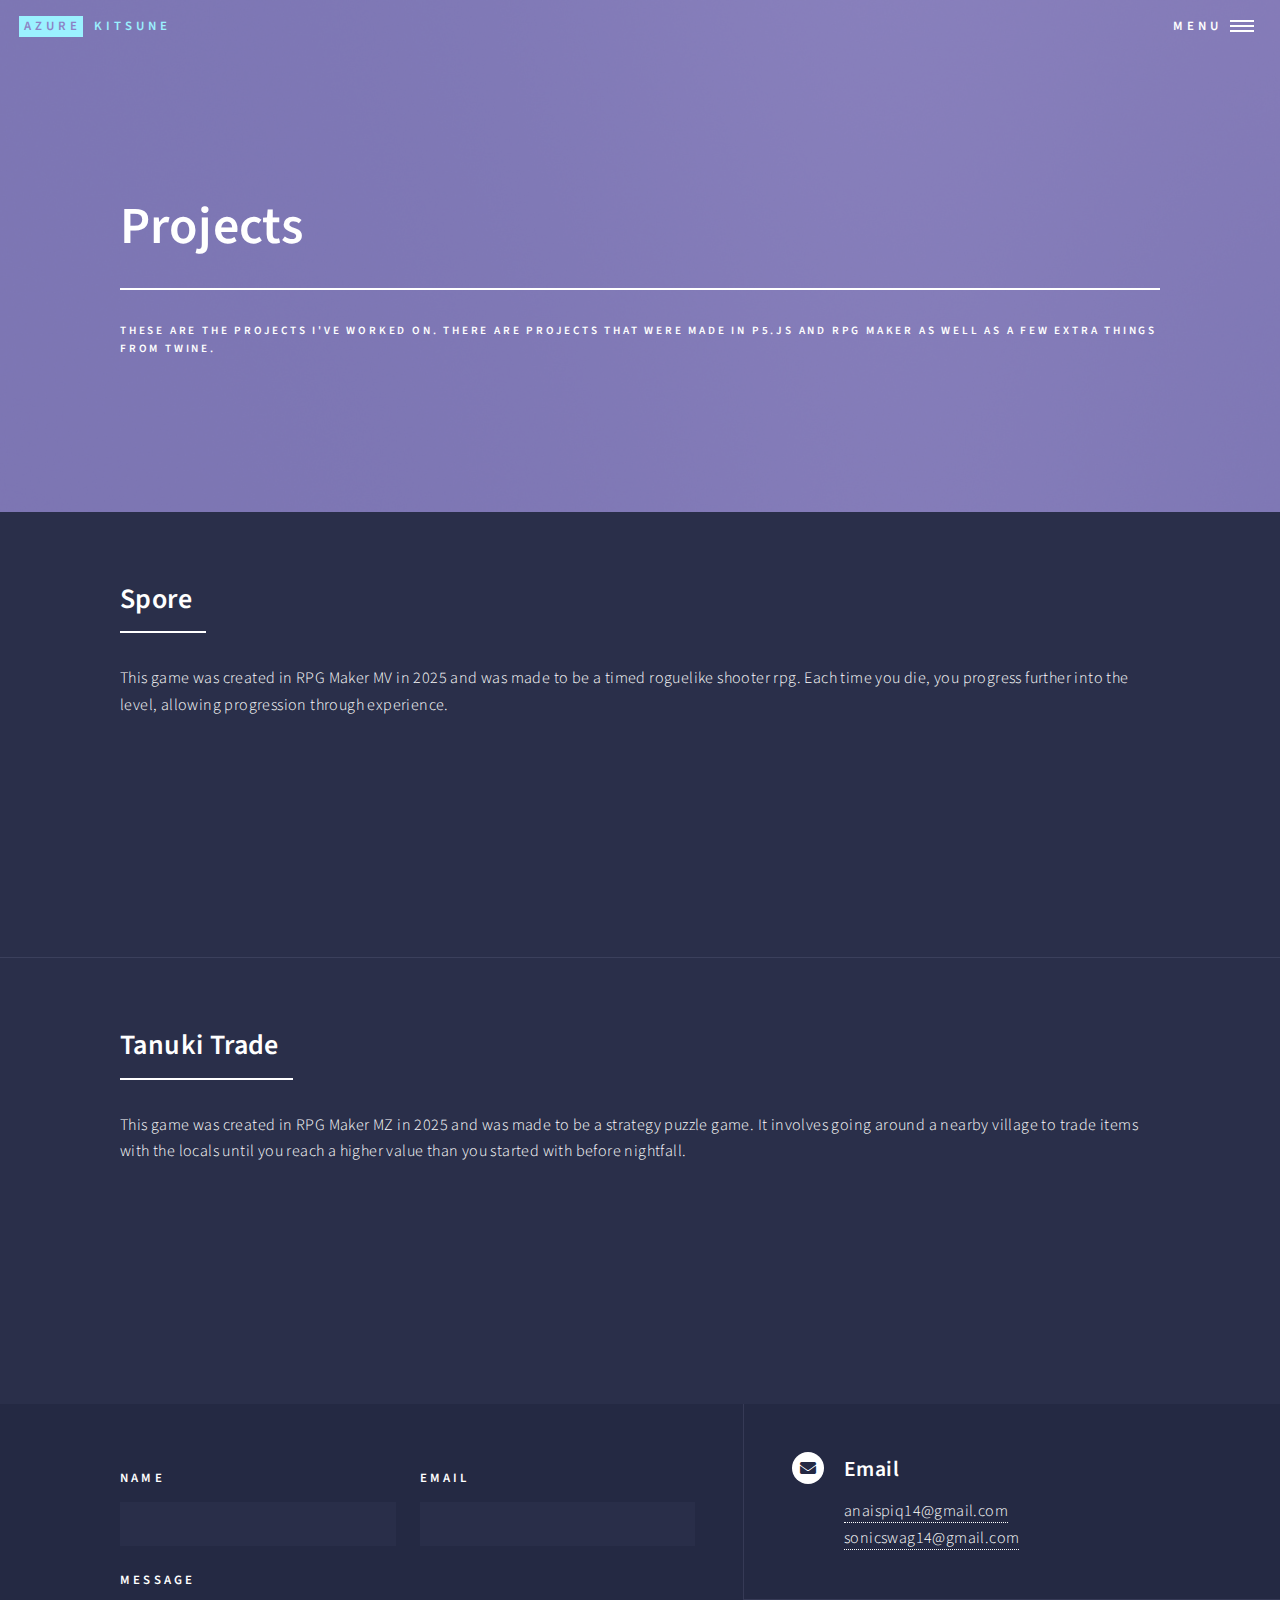
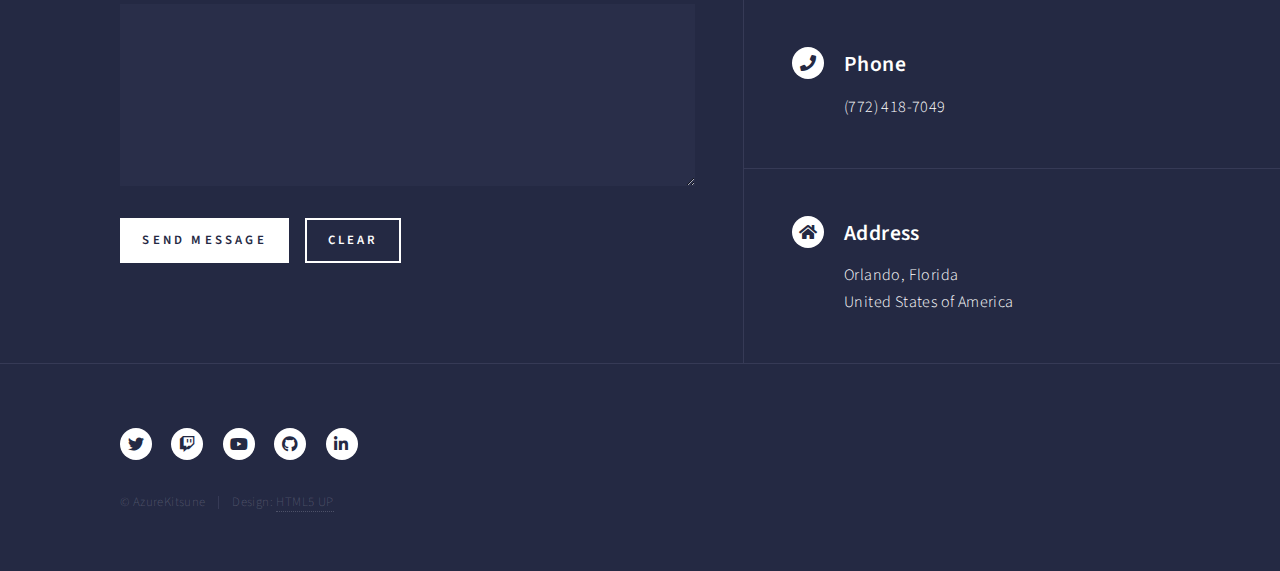
<file: projects-RPG_Maker.html>
<!DOCTYPE HTML>
<!--
	Forty by HTML5 UP
	html5up.net | @ajlkn
	Free for personal and commercial use under the CCA 3.0 license (html5up.net/license)
-->
<html>
	<head>
		<title>Projects</title>
		<meta charset="utf-8" />
		<meta name="viewport" content="width=device-width, initial-scale=1, user-scalable=no" />
		<link rel="stylesheet" href="assets/css/main.css" />
		<noscript><link rel="stylesheet" href="assets/css/noscript.css" /></noscript>
	</head>
	<body class="is-preload">

		<!-- Wrapper -->
			<div id="wrapper">

				<!-- Header -->
				<!-- Note: The "styleN" class below should match that of the banner element. -->
					<header id="header" class="alt style2">
						<a href="index.html" class="logo"><strong>Azure</strong> <span>Kitsune</span></a>
						<nav>
							<a href="#menu">Menu</a>
						</nav>
					</header>

				<!-- Menu -->
					<nav id="menu">
						<ul class="links">
							<li><a href="index.html">Home</a></li>
							<li><a href="gallery.html">Gallery</a></li>
							<li><a href="projects.html">Projects</a></li>
							<li><a href="commissions.html">Commissions</a></li>
							<li><a href="aboutme.html">About Me</a></li>
							<li><a href="CV.html">Curriculum Vitae</a></li>
						</ul>
					</nav>

				<!-- Banner -->
				<!-- Note: The "styleN" class below should match that of the header element. -->
					<section id="banner" class="style2">
						<div class="inner">
							<span class="image">
								<img src="images/pic07.jpg" alt="" />
							</span>
							<header class="major">
								<h1>Projects</h1>
							</header>
							<div class="content">
								<p>These are the projects I've worked on. There are projects that were made in P5.js and RPG Maker as well as a few extra things from Twine.</p>
							</div>
						</div>
					</section>

				<!-- Main -->
					<div id="main">

						<!-- One -->
							<section id="one">
								<div class="inner">
									<header class="major">
										<h2>Spore</h2>
									</header>
									<p>This game was created in RPG Maker MV in 2025 and was made to be a timed roguelike shooter rpg. Each time you die, you progress further into the level, allowing progression through experience.</p>
									<iframe frameborder="0" src="https://itch.io/embed/3461685?linkback=true" width="552" height="167"><a href="https://sonicswag14.itch.io/spore">Spore by SonicSwag14</a></iframe>
								</div>
							</section>

						<!-- Two -->
							<section id="two">
								<div class="inner">
									<header class="major">
										<h2>Tanuki Trade</h2>
									</header>
									<p>This game was created in RPG Maker MZ in 2025 and was made to be a strategy puzzle game. It involves going around a nearby village to trade items with the locals until you reach a higher value than you started with before nightfall.</p>
									<iframe frameborder="0" src="https://itch.io/embed/4017867?linkback=true" width="552" height="167"><a href="https://sonicswag14.itch.io/tanuki-trade">Tanuki Trade by SonicSwag14</a></iframe>
								</div>
							</section>
					</div>

				<!-- Contact -->
					<section id="contact">
						<div class="inner">
							<section>
								<form method="post" action="mailto:anaispiq14@gmail.com">
									<div class="fields">
										<div class="field half">
											<label for="name">Name</label>
											<input type="text" name="name" id="name" />
										</div>
										<div class="field half">
											<label for="email">Email</label>
											<input type="text" name="email" id="email" />
										</div>
										<div class="field">
											<label for="message">Message</label>
											<textarea name="message" id="message" rows="6"></textarea>
										</div>
									</div>
									<ul class="actions">
										<li><input type="submit" value="Send Message" class="primary" /></li>
										<li><input type="reset" value="Clear" /></li>
									</ul>
								</form>
							</section>
							<section class="split">
								<section>
									<div class="contact-method">
										<span class="icon solid alt fa-envelope"></span>
										<h3>Email</h3>
										<a href="#">anaispiq14@gmail.com</a>
										<a href="#">sonicswag14@gmail.com</a>
									</div>
								</section>
								<section>
									<div class="contact-method">
										<span class="icon solid alt fa-phone"></span>
										<h3>Phone</h3>
										<span>(772) 418-7049</span>
									</div>
								</section>
								<section>
									<div class="contact-method">
										<span class="icon solid alt fa-home"></span>
										<h3>Address</h3>
										<span>Orlando, Florida<br />
										United States of America</span>
									</div>
								</section>
							</section>
						</div>
					</section>

				<!-- Footer -->
					<footer id="footer">
						<div class="inner">
							<ul class="icons">
								<li><a href="https://x.com/SonicSwag14" class="icon brands alt fa-twitter"><span class="label">Twitter</span></a></li>
								<li><a href="https://www.twitch.tv/sonicswag14_" class="icon brands alt fa-twitch"><span class="label">Twitch</span></a></li>
								<li><a href="https://www.youtube.com/@SonicSwag14/videos" class="icon brands alt fa-youtube"><span class="label">YouTube</span></a></li>
								<li><a href="https://github.com/SonicSwag14" class="icon brands alt fa-github"><span class="label">GitHub</span></a></li>
								<li><a href="https://www.linkedin.com/in/anais-piquion" class="icon brands alt fa-linkedin-in"><span class="label">LinkedIn</span></a></li>
							</ul>
							<ul class="copyright">
								<li>&copy; AzureKitsune</li><li>Design: <a href="https://html5up.net">HTML5 UP</a></li>
							</ul>
						</div>
					</footer>

			</div>

		<!-- Scripts -->
			<script src="assets/js/jquery.min.js"></script>
			<script src="assets/js/jquery.scrolly.min.js"></script>
			<script src="assets/js/jquery.scrollex.min.js"></script>
			<script src="assets/js/browser.min.js"></script>
			<script src="assets/js/breakpoints.min.js"></script>
			<script src="assets/js/util.js"></script>
			<script src="assets/js/main.js"></script>

	</body>
</html>
</file>
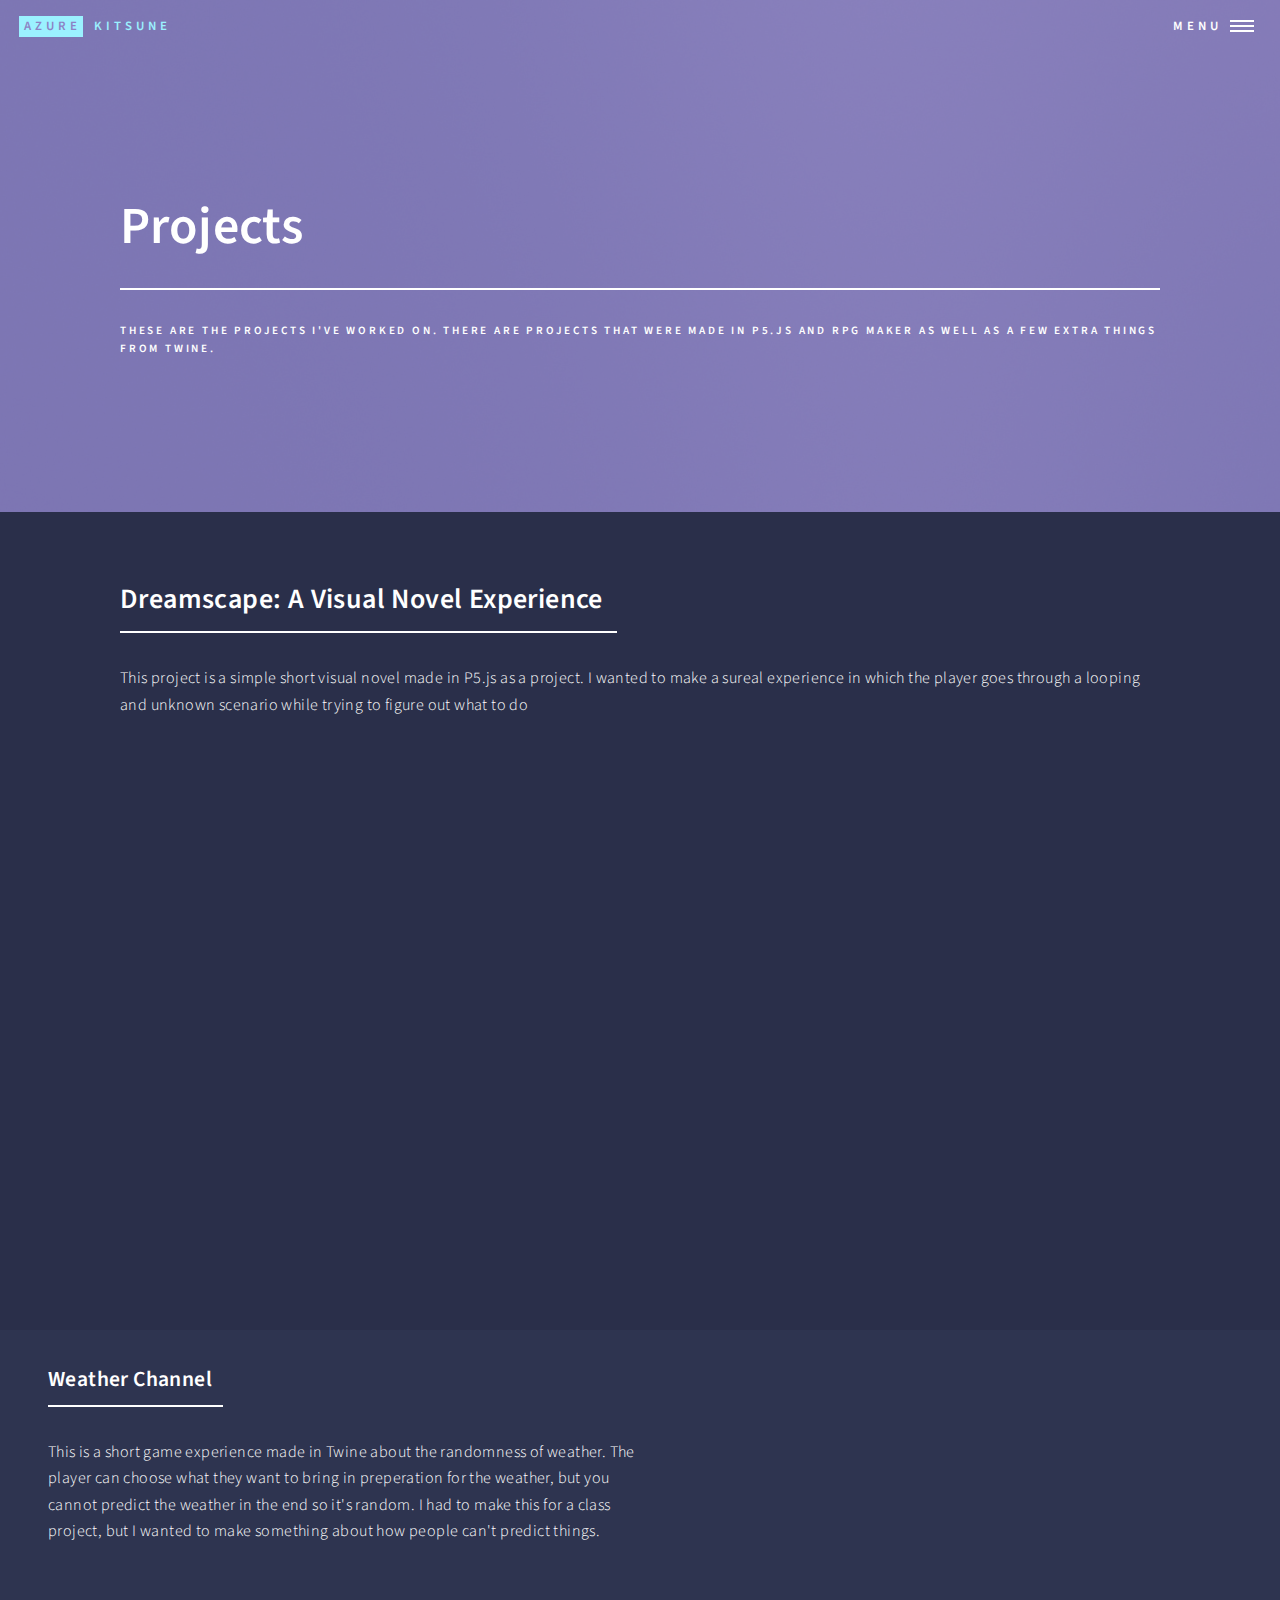
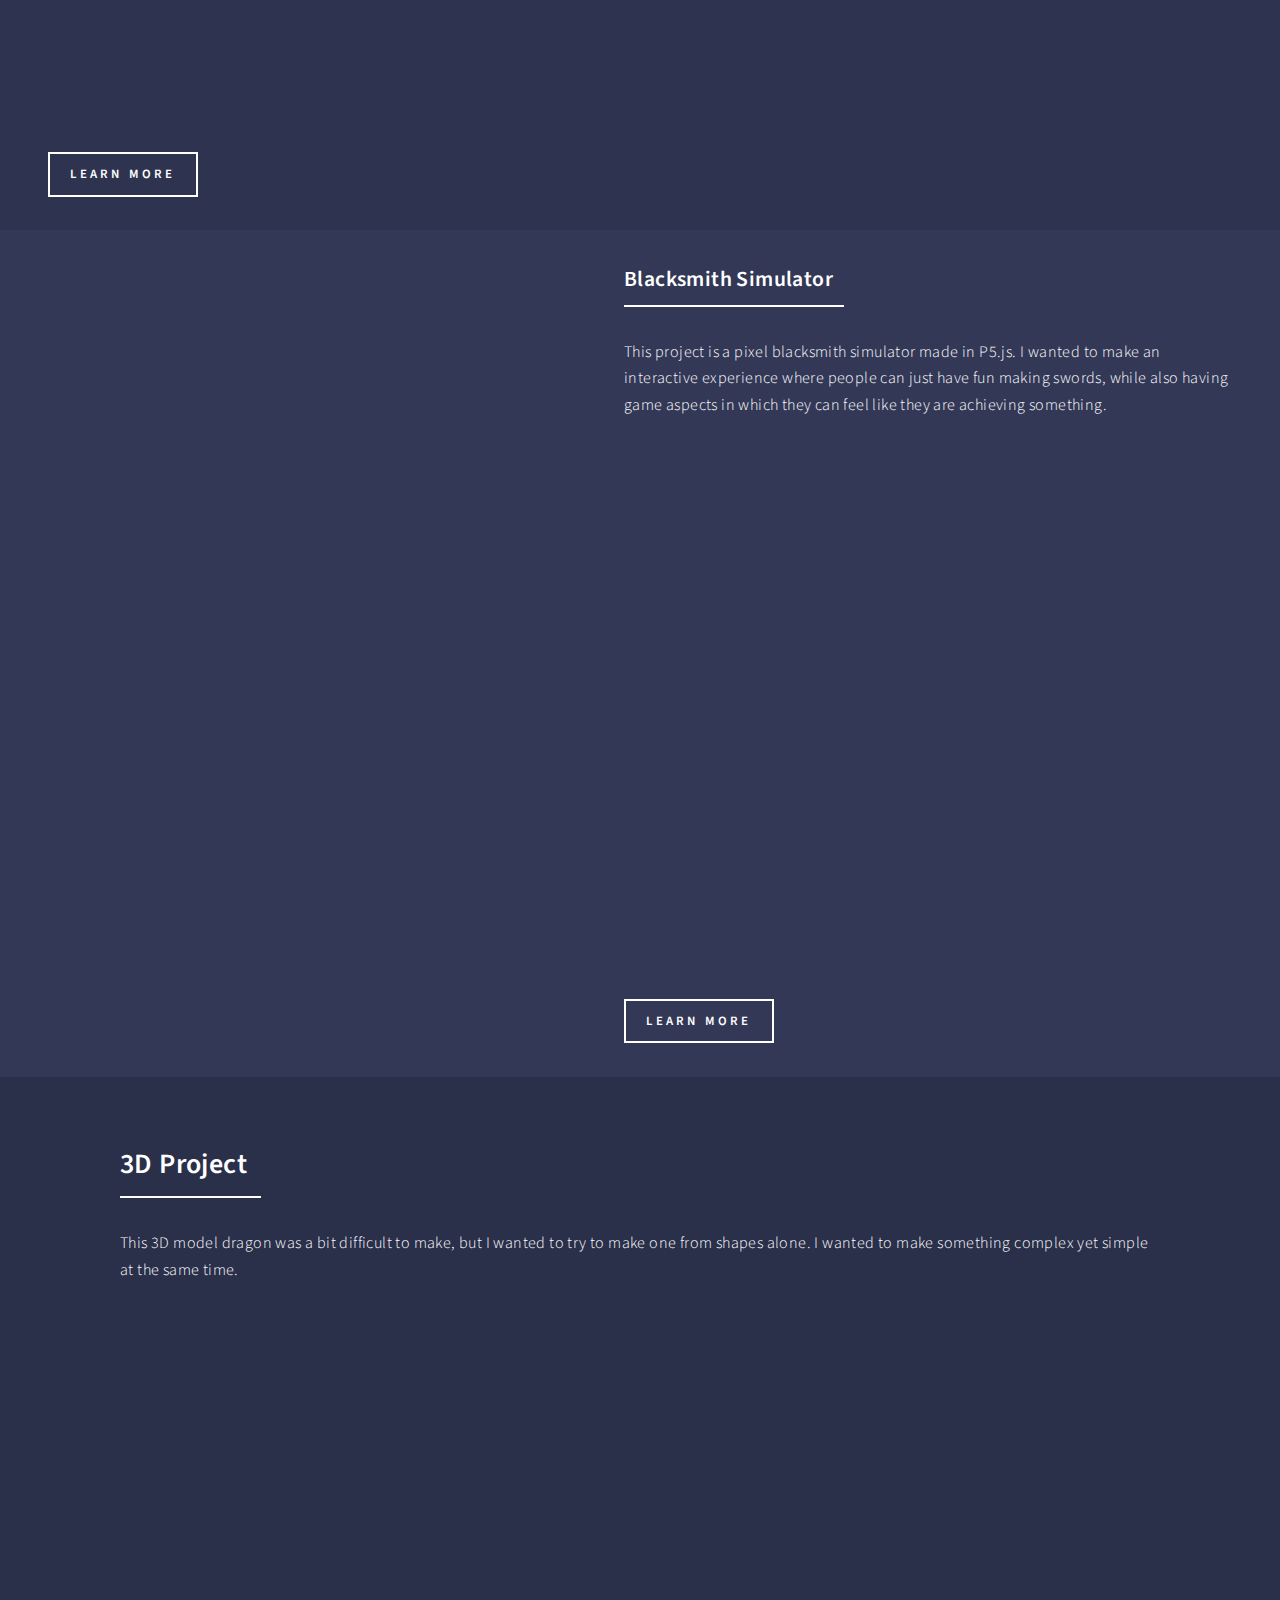
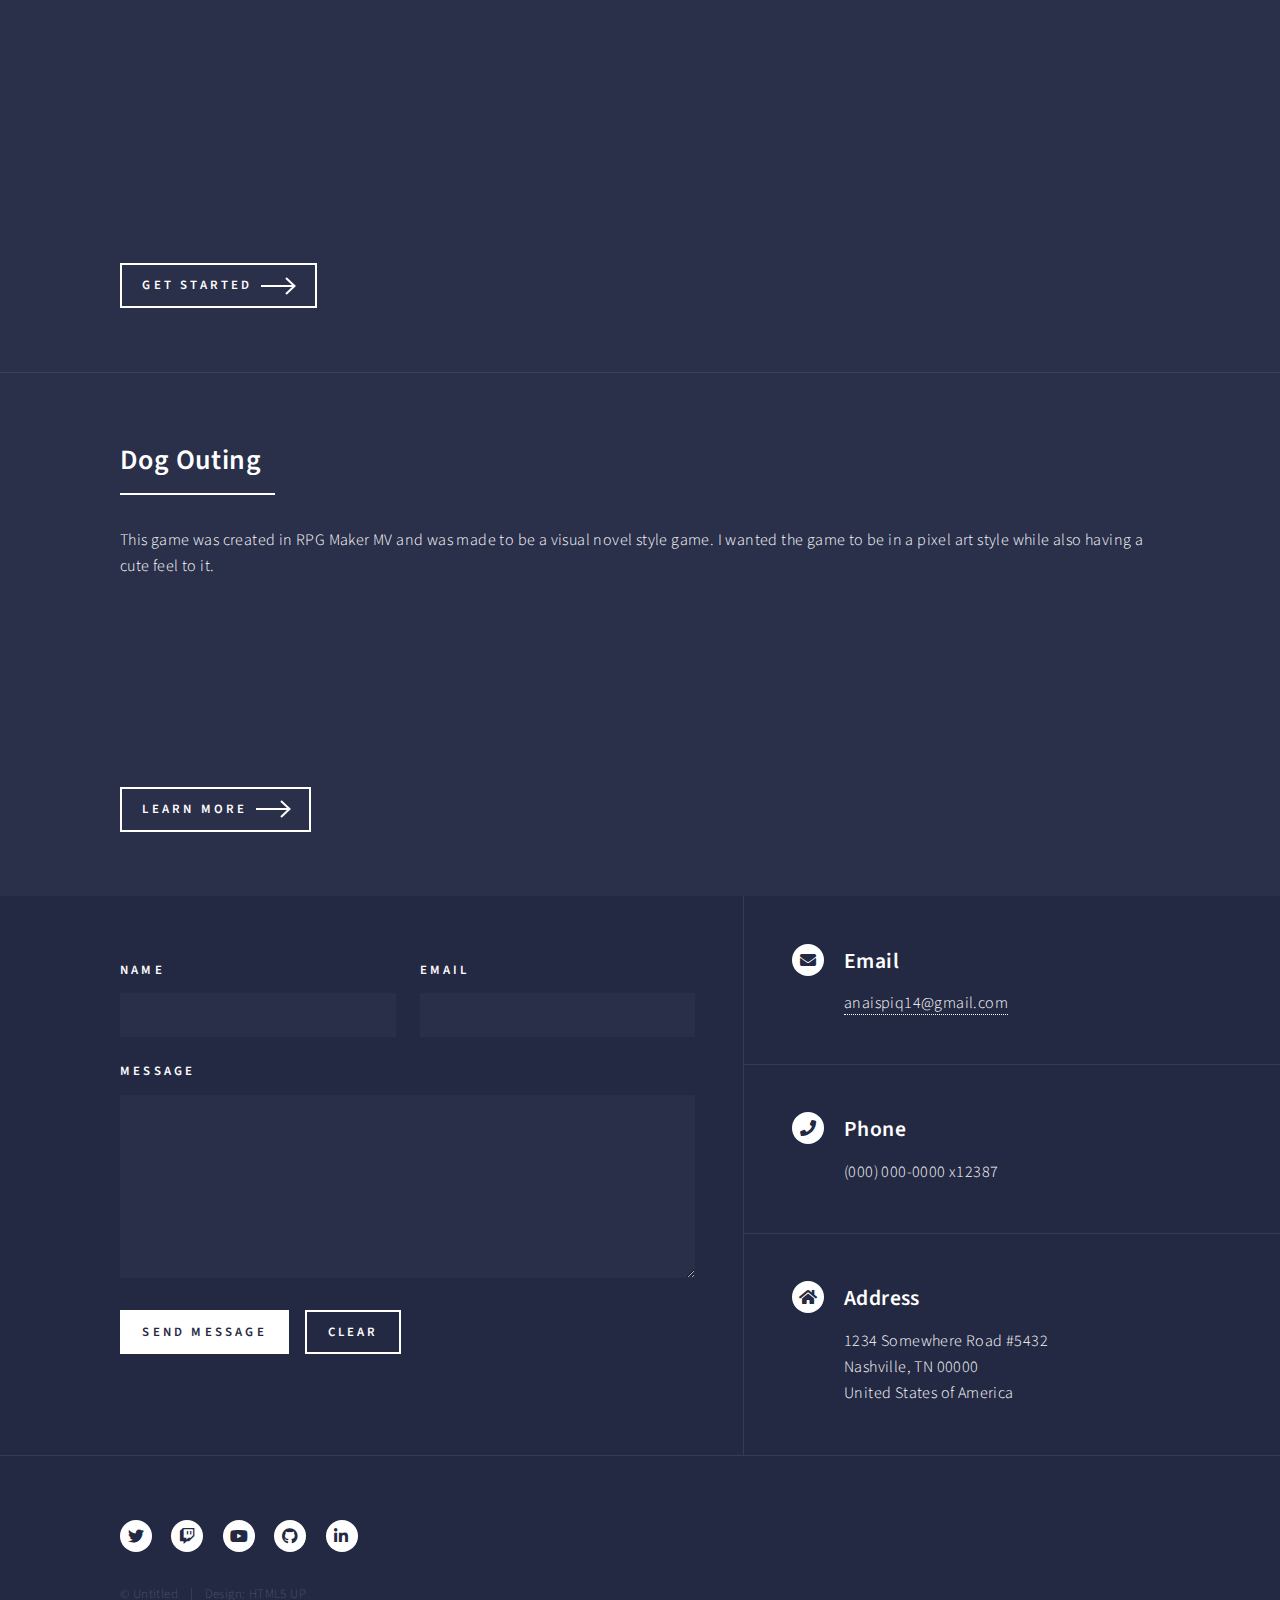
<file: projects.html>
<!DOCTYPE HTML>
<!--
	Forty by HTML5 UP
	html5up.net | @ajlkn
	Free for personal and commercial use under the CCA 3.0 license (html5up.net/license)
-->
<html>
	<head>
		<title>Projects</title>
		<meta charset="utf-8" />
		<meta name="viewport" content="width=device-width, initial-scale=1, user-scalable=no" />
		<link rel="stylesheet" href="assets/css/main.css" />
		<noscript><link rel="stylesheet" href="assets/css/noscript.css" /></noscript>
	</head>
	<body class="is-preload">

		<!-- Wrapper -->
			<div id="wrapper">

				<!-- Header -->
				<!-- Note: The "styleN" class below should match that of the banner element. -->
					<header id="header" class="alt style2">
						<a href="index.html" class="logo"><strong>Azure</strong> <span>Kitsune</span></a>
						<nav>
							<a href="#menu">Menu</a>
						</nav>
					</header>

				<!-- Menu -->
					<nav id="menu">
						<ul class="links">
							<li><a href="index.html">Home</a></li>
							<li><a href="gallery.html">Gallery</a></li>
							<li><a href="projects.html">Projects</a></li>
							<li><a href="commissions.html">Commissions</a></li>
							<li><a href="aboutme.html">About Me</a></li>
							<li><a href="elements.html">Elements</a></li>
						</ul>
						<ul class="actions stacked">
							<li><a href="#" class="button primary fit">Get Started</a></li>
							<li><a href="#" class="button fit">Log In</a></li>
						</ul>
					</nav>

				<!-- Banner -->
				<!-- Note: The "styleN" class below should match that of the header element. -->
					<section id="banner" class="style2">
						<div class="inner">
							<span class="image">
								<img src="images/pic07.jpg" alt="" />
							</span>
							<header class="major">
								<h1>Projects</h1>
							</header>
							<div class="content">
								<p>These are the projects I've worked on. There are projects that were made in P5.js and RPG Maker as well as a few extra things from Twine.</p>
							</div>
						</div>
					</section>

				<!-- Main -->
					<div id="main">

						<!-- One -->
							<section id="one">
								<div class="inner">
									<header class="major">
										<h2>Dreamscape: A Visual Novel Experience</h2>
									</header>
									<p>This project is a simple short visual novel made in P5.js as a project. I wanted to make a sureal experience in which the player goes through a looping and unknown scenario while trying to figure out what to do</p>
								<iframe src="https://editor.p5js.org/AnaisP/full/F_Q_VDuGb" width="800px" height="540px"alt="" data-position="center center"></iframe>
								</div>
							</section>

						<!-- Two -->
							<section id="two" class="spotlights">
								<section>
									<div class="content">
										<div class="inner">
											<header class="major">
												<h3>Weather Channel</h3>
											</header>
											<p>This is a short game experience made in Twine about the randomness of weather. The player can choose what they want to bring in preperation for the weather, but you cannot predict the weather in the end so it's random. I had to make this for a class project, but I wanted to make something about how people can't predict things.</p>
											<iframe frameborder="0" src="https://itch.io/embed/3156652?link_color=5bb7fa" width="552" height="167"><a href="https://sonicswag14.itch.io/weather-channel">Weather Channel by SonicSwag14</a></iframe>
											<ul class="actions">
												<li><a href="generic.html" class="button">Learn more</a></li>
											</ul>
										</div>
									</div>
								</section>
								<section>
									<div class="content">
										<div class="inner">
											<header class="major">
												<h3>Blacksmith Simulator</h3>
											</header>
											<p>This project is a pixel blacksmith simulator made in P5.js. I wanted to make an interactive experience where people can just have fun making swords, while also having game aspects in which they can feel like they are achieving something.</p>
											<iframe src="https://editor.p5js.org/AnaisP/full/rZAw95gb2" width="700px" height="540px"alt="" data-position="center center"></iframe>
											<ul class="actions">
												<li><a href="generic.html" class="button">Learn more</a></li>
											</ul>
										</div>
									</div>
								</section>
							</section>

						<!-- Three -->
							<section id="three">
								<div class="inner">
									<header class="major">
										<h2>3D Project</h2>
									</header>
									<p>This 3D model dragon was a bit difficult to make, but I wanted to try to make one from shapes alone. I wanted to make something complex yet simple at the same time.</p>
									<iframe src="https://editor.p5js.org/AnaisP/full/YSZ6qYnAA"width="700px" height="540px"alt="" data-position="center center"></iframe>
									<ul class="actions">
										<li><a href="generic.html" class="button next">Get Started</a></li>
									</ul>
								</div>
							</section>
						
						<!-- Four -->
							<section id="three">
								<div class="inner">
									<header class="major">
										<h2>Dog Outing</h2>
									</header>
									<p>This game was created in RPG Maker MV and was made to be a visual novel style game. I wanted the game to be in a pixel art style while also having a cute feel to it.</p>
									<iframe frameborder="0" src="https://itch.io/embed/3156439?linkback=true&amp;link_color=fabf5b" width="552" height="167"><a href="https://sonicswag14.itch.io/dogouting">Dog Outing by SonicSwag14</a></iframe>
									<ul class="actions">
										<li><a href="generic.html" class="button next">Learn More</a></li>
									</ul>
								</div>
							</section>

					</div>

				<!-- Contact -->
					<section id="contact">
						<div class="inner">
							<section>
								<form method="post" action="#">
									<div class="fields">
										<div class="field half">
											<label for="name">Name</label>
											<input type="text" name="name" id="name" />
										</div>
										<div class="field half">
											<label for="email">Email</label>
											<input type="text" name="email" id="email" />
										</div>
										<div class="field">
											<label for="message">Message</label>
											<textarea name="message" id="message" rows="6"></textarea>
										</div>
									</div>
									<ul class="actions">
										<li><input type="submit" value="Send Message" class="primary" /></li>
										<li><input type="reset" value="Clear" /></li>
									</ul>
								</form>
							</section>
							<section class="split">
								<section>
									<div class="contact-method">
										<span class="icon solid alt fa-envelope"></span>
										<h3>Email</h3>
										<a href="#">anaispiq14@gmail.com</a>
									</div>
								</section>
								<section>
									<div class="contact-method">
										<span class="icon solid alt fa-phone"></span>
										<h3>Phone</h3>
										<span>(000) 000-0000 x12387</span>
									</div>
								</section>
								<section>
									<div class="contact-method">
										<span class="icon solid alt fa-home"></span>
										<h3>Address</h3>
										<span>1234 Somewhere Road #5432<br />
										Nashville, TN 00000<br />
										United States of America</span>
									</div>
								</section>
							</section>
						</div>
					</section>

				<!-- Footer -->
					<footer id="footer">
						<div class="inner">
							<ul class="icons">
								<li><a href="https://x.com/SonicSwag14" class="icon brands alt fa-twitter"><span class="label">Twitter</span></a></li>
								<li><a href="https://www.twitch.tv/sonicswag14_" class="icon brands alt fa-twitch"><span class="label">Twitch</span></a></li>
								<li><a href="https://www.youtube.com/@SonicSwag14/videos" class="icon brands alt fa-youtube"><span class="label">YouTube</span></a></li>
								<li><a href="https://github.com/SonicSwag14" class="icon brands alt fa-github"><span class="label">GitHub</span></a></li>
								<li><a href="https://www.linkedin.com/in/anais-piquion" class="icon brands alt fa-linkedin-in"><span class="label">LinkedIn</span></a></li>
							</ul>
							<ul class="copyright">
								<li>&copy; Untitled</li><li>Design: <a href="https://html5up.net">HTML5 UP</a></li>
							</ul>
						</div>
					</footer>

			</div>

		<!-- Scripts -->
			<script src="assets/js/jquery.min.js"></script>
			<script src="assets/js/jquery.scrolly.min.js"></script>
			<script src="assets/js/jquery.scrollex.min.js"></script>
			<script src="assets/js/browser.min.js"></script>
			<script src="assets/js/breakpoints.min.js"></script>
			<script src="assets/js/util.js"></script>
			<script src="assets/js/main.js"></script>

	</body>
</html>
</file>
<file: assets/css/noscript.css>
/*
	Forty by HTML5 UP
	html5up.net | @ajlkn
	Free for personal and commercial use under the CCA 3.0 license (html5up.net/license)
*/

/* Banner */

	body.is-preload #banner:after {
		opacity: 0.85;
	}

	body.is-preload #banner > .inner {
		-moz-filter: none;
		-webkit-filter: none;
		-ms-filter: none;
		filter: none;
		-moz-transform: none;
		-webkit-transform: none;
		-ms-transform: none;
		transform: none;
		opacity: 1;
	}
</file>
<file: assets/css/gallery.css>
body {
    font-family: Arial, sans-serif;
    background-color: #f8f9fa;
    margin: 0;
    padding: 0;
}

header {
    background-color: #343a40;
    color: white;
    text-align: center;
    padding: 10px 0;
}

.gallery {
    display: grid;
    grid-template-columns: repeat(auto-fit, minmax(250px, 1fr));
    grid-gap: 20px;
    padding: 20px;
}

.gallery img {
    width: 100%;
    height: auto;
    border-radius: 10px;
    box-shadow: 0 4px 6px rgba(0, 0, 0, 0.1);
    transition: transform 0.3s;
}

.gallery img:hover {
    transform: scale(1.05);
}

/* No additional CSS needed as it's included in the HTML file */
</file>
<file: assets/css/main.css>
@import url(fontawesome-all.min.css);
@import url("https://fonts.googleapis.com/css?family=Source+Sans+Pro:300,300italic,600,600italic");

/*
	Forty by HTML5 UP
	html5up.net | @ajlkn
	Free for personal and commercial use under the CCA 3.0 license (html5up.net/license)
*/

html, body, div, span, applet, object,
iframe, h1, h2, h3, h4, h5, h6, p, blockquote,
pre, a, abbr, acronym, address, big, cite,
code, del, dfn, em, img, ins, kbd, q, s, samp,
small, strike, strong, sub, sup, tt, var, b,
u, i, center, dl, dt, dd, ol, ul, li, fieldset,
form, label, legend, table, caption, tbody,
tfoot, thead, tr, th, td, article, aside,
canvas, details, embed, figure, figcaption,
footer, header, hgroup, menu, nav, output, ruby,
section, summary, time, mark, audio, video {
	margin: 0;
	padding: 0;
	border: 0;
	font-size: 100%;
	font: inherit;
	vertical-align: baseline;}

article, aside, details, figcaption, figure,
footer, header, hgroup, menu, nav, section {
	display: block;}

body {
	line-height: 1;
}

ol, ul {
	list-style: none;
}

blockquote, q {
	quotes: none;
}

	blockquote:before, blockquote:after, q:before, q:after {
		content: '';
		content: none;
	}

table {
	border-collapse: collapse;
	border-spacing: 0;
}

body {
	-webkit-text-size-adjust: none;
}

mark {
	background-color: transparent;
	color: inherit;
}

input::-moz-focus-inner {
	border: 0;
	padding: 0;
}

input, select, textarea {
	-moz-appearance: none;
	-webkit-appearance: none;
	-ms-appearance: none;
	appearance: none;
}

/* Basic */

	@-ms-viewport {
		width: device-width;
	}

	body {
		-ms-overflow-style: scrollbar;
	}

	@media screen and (max-width: 480px) {

		html, body {
			min-width: 320px;
		}

	}

	html {
		box-sizing: border-box;
	}

	*, *:before, *:after {
		box-sizing: inherit;
	}

	body {
		background: #242943;
	}

		body.is-preload *, body.is-preload *:before, body.is-preload *:after {
			-moz-animation: none !important;
			-webkit-animation: none !important;
			-ms-animation: none !important;
			animation: none !important;
			-moz-transition: none !important;
			-webkit-transition: none !important;
			-ms-transition: none !important;
			transition: none !important;
		}

/* Type */

	body, input, select, textarea {
		color: #ffffff;
		font-family: "Source Sans Pro", Helvetica, sans-serif;
		font-size: 17pt;
		font-weight: 300;
		letter-spacing: 0.025em;
		line-height: 1.65;
	}

		@media screen and (max-width: 1680px) {

			body, input, select, textarea {
				font-size: 14pt;
			}

		}

		@media screen and (max-width: 1280px) {

			body, input, select, textarea {
				font-size: 12pt;
			}

		}

		@media screen and (max-width: 360px) {

			body, input, select, textarea {
				font-size: 11pt;
			}

		}

	a {
		-moz-transition: color 0.2s ease-in-out, border-bottom-color 0.2s ease-in-out;
		-webkit-transition: color 0.2s ease-in-out, border-bottom-color 0.2s ease-in-out;
		-ms-transition: color 0.2s ease-in-out, border-bottom-color 0.2s ease-in-out;
		transition: color 0.2s ease-in-out, border-bottom-color 0.2s ease-in-out;
		border-bottom: dotted 1px;
		color: inherit;
		text-decoration: none;
	}

		a:hover {
			border-bottom-color: transparent;
			color: #9bf1ff !important;
		}

		a:active {
			color: #53e3fb !important;
		}

	strong, b {
		color: #ffffff;
		font-weight: 600;
	}

	em, i {
		font-style: italic;
	}

	p {
		margin: 0 0 2em 0;
	}

	h1, h2, h3, h4, h5, h6 {
		color: #ffffff;
		font-weight: 600;
		line-height: 1.65;
		margin: 0 0 1em 0;
	}

		h1 a, h2 a, h3 a, h4 a, h5 a, h6 a {
			color: inherit;
			border-bottom: 0;
		}

	h1 {
		font-size: 2.5em;
	}

	h2 {
		font-size: 1.75em;
	}

	h3 {
		font-size: 1.35em;
	}

	h4 {
		font-size: 1.1em;
	}

	h5 {
		font-size: 0.9em;
	}

	h6 {
		font-size: 0.7em;
	}

	@media screen and (max-width: 736px) {

		h1 {
			font-size: 2em;
		}

		h2 {
			font-size: 1.5em;
		}

		h3 {
			font-size: 1.25em;
		}

	}

	sub {
		font-size: 0.8em;
		position: relative;
		top: 0.5em;
	}

	sup {
		font-size: 0.8em;
		position: relative;
		top: -0.5em;
	}

	blockquote {
		border-left: solid 4px rgba(212, 212, 255, 0.1);
		font-style: italic;
		margin: 0 0 2em 0;
		padding: 0.5em 0 0.5em 2em;
	}

	code {
		background: rgba(212, 212, 255, 0.035);
		font-family: "Courier New", monospace;
		font-size: 0.9em;
		margin: 0 0.25em;
		padding: 0.25em 0.65em;
	}

	pre {
		-webkit-overflow-scrolling: touch;
		font-family: "Courier New", monospace;
		font-size: 0.9em;
		margin: 0 0 2em 0;
	}

		pre code {
			display: block;
			line-height: 1.75;
			padding: 1em 1.5em;
			overflow-x: auto;
		}

	hr {
		border: 0;
		border-bottom: solid 1px rgba(212, 212, 255, 0.1);
		margin: 2em 0;
	}

		hr.major {
			margin: 3em 0;
		}

	.align-left {
		text-align: left;
	}

	.align-center {
		text-align: center;
	}

	.align-right {
		text-align: right;
	}

/* Row */

	.row {
		display: flex;
		flex-wrap: wrap;
		box-sizing: border-box;
		align-items: stretch;
	}

		.row > * {
			box-sizing: border-box;
		}

		.row.gtr-uniform > * > :last-child {
			margin-bottom: 0;
		}

		.row.aln-left {
			justify-content: flex-start;
		}

		.row.aln-center {
			justify-content: center;
		}

		.row.aln-right {
			justify-content: flex-end;
		}

		.row.aln-top {
			align-items: flex-start;
		}

		.row.aln-middle {
			align-items: center;
		}

		.row.aln-bottom {
			align-items: flex-end;
		}

		.row > .imp {
			order: -1;
		}

		.row > .col-1 {
			width: 8.33333%;
		}

		.row > .off-1 {
			margin-left: 8.33333%;
		}

		.row > .col-2 {
			width: 16.66667%;
		}

		.row > .off-2 {
			margin-left: 16.66667%;
		}

		.row > .col-3 {
			width: 25%;
		}

		.row > .off-3 {
			margin-left: 25%;
		}

		.row > .col-4 {
			width: 33.33333%;
		}

		.row > .off-4 {
			margin-left: 33.33333%;
		}

		.row > .col-5 {
			width: 41.66667%;
		}

		.row > .off-5 {
			margin-left: 41.66667%;
		}

		.row > .col-6 {
			width: 50%;
		}

		.row > .off-6 {
			margin-left: 50%;
		}

		.row > .col-7 {
			width: 58.33333%;
		}

		.row > .off-7 {
			margin-left: 58.33333%;
		}

		.row > .col-8 {
			width: 66.66667%;
		}

		.row > .off-8 {
			margin-left: 66.66667%;
		}

		.row > .col-9 {
			width: 75%;
		}

		.row > .off-9 {
			margin-left: 75%;
		}

		.row > .col-10 {
			width: 83.33333%;
		}

		.row > .off-10 {
			margin-left: 83.33333%;
		}

		.row > .col-11 {
			width: 91.66667%;
		}

		.row > .off-11 {
			margin-left: 91.66667%;
		}

		.row > .col-12 {
			width: 100%;
		}

		.row > .off-12 {
			margin-left: 100%;
		}

		.row.gtr-0 {
			margin-top: 0;
			margin-left: 0em;
		}

			.row.gtr-0 > * {
				padding: 0 0 0 0em;
			}

			.row.gtr-0.gtr-uniform {
				margin-top: 0em;
			}

				.row.gtr-0.gtr-uniform > * {
					padding-top: 0em;
				}

		.row.gtr-25 {
			margin-top: 0;
			margin-left: -0.5em;
		}

			.row.gtr-25 > * {
				padding: 0 0 0 0.5em;
			}

			.row.gtr-25.gtr-uniform {
				margin-top: -0.5em;
			}

				.row.gtr-25.gtr-uniform > * {
					padding-top: 0.5em;
				}

		.row.gtr-50 {
			margin-top: 0;
			margin-left: -1em;
		}

			.row.gtr-50 > * {
				padding: 0 0 0 1em;
			}

			.row.gtr-50.gtr-uniform {
				margin-top: -1em;
			}

				.row.gtr-50.gtr-uniform > * {
					padding-top: 1em;
				}

		.row {
			margin-top: 0;
			margin-left: -2em;
		}

			.row > * {
				padding: 0 0 0 2em;
			}

			.row.gtr-uniform {
				margin-top: -2em;
			}

				.row.gtr-uniform > * {
					padding-top: 2em;
				}

		.row.gtr-150 {
			margin-top: 0;
			margin-left: -3em;
		}

			.row.gtr-150 > * {
				padding: 0 0 0 3em;
			}

			.row.gtr-150.gtr-uniform {
				margin-top: -3em;
			}

				.row.gtr-150.gtr-uniform > * {
					padding-top: 3em;
				}

		.row.gtr-200 {
			margin-top: 0;
			margin-left: -4em;
		}

			.row.gtr-200 > * {
				padding: 0 0 0 4em;
			}

			.row.gtr-200.gtr-uniform {
				margin-top: -4em;
			}

				.row.gtr-200.gtr-uniform > * {
					padding-top: 4em;
				}

		@media screen and (max-width: 1680px) {

			.row {
				display: flex;
				flex-wrap: wrap;
				box-sizing: border-box;
				align-items: stretch;
			}

				.row > * {
					box-sizing: border-box;
				}

				.row.gtr-uniform > * > :last-child {
					margin-bottom: 0;
				}

				.row.aln-left {
					justify-content: flex-start;
				}

				.row.aln-center {
					justify-content: center;
				}

				.row.aln-right {
					justify-content: flex-end;
				}

				.row.aln-top {
					align-items: flex-start;
				}

				.row.aln-middle {
					align-items: center;
				}

				.row.aln-bottom {
					align-items: flex-end;
				}

				.row > .imp-xlarge {
					order: -1;
				}

				.row > .col-1-xlarge {
					width: 8.33333%;
				}

				.row > .off-1-xlarge {
					margin-left: 8.33333%;
				}

				.row > .col-2-xlarge {
					width: 16.66667%;
				}

				.row > .off-2-xlarge {
					margin-left: 16.66667%;
				}

				.row > .col-3-xlarge {
					width: 25%;
				}

				.row > .off-3-xlarge {
					margin-left: 25%;
				}

				.row > .col-4-xlarge {
					width: 33.33333%;
				}

				.row > .off-4-xlarge {
					margin-left: 33.33333%;
				}

				.row > .col-5-xlarge {
					width: 41.66667%;
				}

				.row > .off-5-xlarge {
					margin-left: 41.66667%;
				}

				.row > .col-6-xlarge {
					width: 50%;
				}

				.row > .off-6-xlarge {
					margin-left: 50%;
				}

				.row > .col-7-xlarge {
					width: 58.33333%;
				}

				.row > .off-7-xlarge {
					margin-left: 58.33333%;
				}

				.row > .col-8-xlarge {
					width: 66.66667%;
				}

				.row > .off-8-xlarge {
					margin-left: 66.66667%;
				}

				.row > .col-9-xlarge {
					width: 75%;
				}

				.row > .off-9-xlarge {
					margin-left: 75%;
				}

				.row > .col-10-xlarge {
					width: 83.33333%;
				}

				.row > .off-10-xlarge {
					margin-left: 83.33333%;
				}

				.row > .col-11-xlarge {
					width: 91.66667%;
				}

				.row > .off-11-xlarge {
					margin-left: 91.66667%;
				}

				.row > .col-12-xlarge {
					width: 100%;
				}

				.row > .off-12-xlarge {
					margin-left: 100%;
				}

				.row.gtr-0 {
					margin-top: 0;
					margin-left: 0em;
				}

					.row.gtr-0 > * {
						padding: 0 0 0 0em;
					}

					.row.gtr-0.gtr-uniform {
						margin-top: 0em;
					}

						.row.gtr-0.gtr-uniform > * {
							padding-top: 0em;
						}

				.row.gtr-25 {
					margin-top: 0;
					margin-left: -0.5em;
				}

					.row.gtr-25 > * {
						padding: 0 0 0 0.5em;
					}

					.row.gtr-25.gtr-uniform {
						margin-top: -0.5em;
					}

						.row.gtr-25.gtr-uniform > * {
							padding-top: 0.5em;
						}

				.row.gtr-50 {
					margin-top: 0;
					margin-left: -1em;
				}

					.row.gtr-50 > * {
						padding: 0 0 0 1em;
					}

					.row.gtr-50.gtr-uniform {
						margin-top: -1em;
					}

						.row.gtr-50.gtr-uniform > * {
							padding-top: 1em;
						}

				.row {
					margin-top: 0;
					margin-left: -2em;
				}

					.row > * {
						padding: 0 0 0 2em;
					}

					.row.gtr-uniform {
						margin-top: -2em;
					}

						.row.gtr-uniform > * {
							padding-top: 2em;
						}

				.row.gtr-150 {
					margin-top: 0;
					margin-left: -3em;
				}

					.row.gtr-150 > * {
						padding: 0 0 0 3em;
					}

					.row.gtr-150.gtr-uniform {
						margin-top: -3em;
					}

						.row.gtr-150.gtr-uniform > * {
							padding-top: 3em;
						}

				.row.gtr-200 {
					margin-top: 0;
					margin-left: -4em;
				}

					.row.gtr-200 > * {
						padding: 0 0 0 4em;
					}

					.row.gtr-200.gtr-uniform {
						margin-top: -4em;
					}

						.row.gtr-200.gtr-uniform > * {
							padding-top: 4em;
						}

		}

		@media screen and (max-width: 1280px) {

			.row {
				display: flex;
				flex-wrap: wrap;
				box-sizing: border-box;
				align-items: stretch;
			}

				.row > * {
					box-sizing: border-box;
				}

				.row.gtr-uniform > * > :last-child {
					margin-bottom: 0;
				}

				.row.aln-left {
					justify-content: flex-start;
				}

				.row.aln-center {
					justify-content: center;
				}

				.row.aln-right {
					justify-content: flex-end;
				}

				.row.aln-top {
					align-items: flex-start;
				}

				.row.aln-middle {
					align-items: center;
				}

				.row.aln-bottom {
					align-items: flex-end;
				}

				.row > .imp-large {
					order: -1;
				}

				.row > .col-1-large {
					width: 8.33333%;
				}

				.row > .off-1-large {
					margin-left: 8.33333%;
				}

				.row > .col-2-large {
					width: 16.66667%;
				}

				.row > .off-2-large {
					margin-left: 16.66667%;
				}

				.row > .col-3-large {
					width: 25%;
				}

				.row > .off-3-large {
					margin-left: 25%;
				}

				.row > .col-4-large {
					width: 33.33333%;
				}

				.row > .off-4-large {
					margin-left: 33.33333%;
				}

				.row > .col-5-large {
					width: 41.66667%;
				}

				.row > .off-5-large {
					margin-left: 41.66667%;
				}

				.row > .col-6-large {
					width: 50%;
				}

				.row > .off-6-large {
					margin-left: 50%;
				}

				.row > .col-7-large {
					width: 58.33333%;
				}

				.row > .off-7-large {
					margin-left: 58.33333%;
				}

				.row > .col-8-large {
					width: 66.66667%;
				}

				.row > .off-8-large {
					margin-left: 66.66667%;
				}

				.row > .col-9-large {
					width: 75%;
				}

				.row > .off-9-large {
					margin-left: 75%;
				}

				.row > .col-10-large {
					width: 83.33333%;
				}

				.row > .off-10-large {
					margin-left: 83.33333%;
				}

				.row > .col-11-large {
					width: 91.66667%;
				}

				.row > .off-11-large {
					margin-left: 91.66667%;
				}

				.row > .col-12-large {
					width: 100%;
				}

				.row > .off-12-large {
					margin-left: 100%;
				}

				.row.gtr-0 {
					margin-top: 0;
					margin-left: 0em;
				}

					.row.gtr-0 > * {
						padding: 0 0 0 0em;
					}

					.row.gtr-0.gtr-uniform {
						margin-top: 0em;
					}

						.row.gtr-0.gtr-uniform > * {
							padding-top: 0em;
						}

				.row.gtr-25 {
					margin-top: 0;
					margin-left: -0.375em;
				}

					.row.gtr-25 > * {
						padding: 0 0 0 0.375em;
					}

					.row.gtr-25.gtr-uniform {
						margin-top: -0.375em;
					}

						.row.gtr-25.gtr-uniform > * {
							padding-top: 0.375em;
						}

				.row.gtr-50 {
					margin-top: 0;
					margin-left: -0.75em;
				}

					.row.gtr-50 > * {
						padding: 0 0 0 0.75em;
					}

					.row.gtr-50.gtr-uniform {
						margin-top: -0.75em;
					}

						.row.gtr-50.gtr-uniform > * {
							padding-top: 0.75em;
						}

				.row {
					margin-top: 0;
					margin-left: -1.5em;
				}

					.row > * {
						padding: 0 0 0 1.5em;
					}

					.row.gtr-uniform {
						margin-top: -1.5em;
					}

						.row.gtr-uniform > * {
							padding-top: 1.5em;
						}

				.row.gtr-150 {
					margin-top: 0;
					margin-left: -2.25em;
				}

					.row.gtr-150 > * {
						padding: 0 0 0 2.25em;
					}

					.row.gtr-150.gtr-uniform {
						margin-top: -2.25em;
					}

						.row.gtr-150.gtr-uniform > * {
							padding-top: 2.25em;
						}

				.row.gtr-200 {
					margin-top: 0;
					margin-left: -3em;
				}

					.row.gtr-200 > * {
						padding: 0 0 0 3em;
					}

					.row.gtr-200.gtr-uniform {
						margin-top: -3em;
					}

						.row.gtr-200.gtr-uniform > * {
							padding-top: 3em;
						}

		}

		@media screen and (max-width: 980px) {

			.row {
				display: flex;
				flex-wrap: wrap;
				box-sizing: border-box;
				align-items: stretch;
			}

				.row > * {
					box-sizing: border-box;
				}

				.row.gtr-uniform > * > :last-child {
					margin-bottom: 0;
				}

				.row.aln-left {
					justify-content: flex-start;
				}

				.row.aln-center {
					justify-content: center;
				}

				.row.aln-right {
					justify-content: flex-end;
				}

				.row.aln-top {
					align-items: flex-start;
				}

				.row.aln-middle {
					align-items: center;
				}

				.row.aln-bottom {
					align-items: flex-end;
				}

				.row > .imp-medium {
					order: -1;
				}

				.row > .col-1-medium {
					width: 8.33333%;
				}

				.row > .off-1-medium {
					margin-left: 8.33333%;
				}

				.row > .col-2-medium {
					width: 16.66667%;
				}

				.row > .off-2-medium {
					margin-left: 16.66667%;
				}

				.row > .col-3-medium {
					width: 25%;
				}

				.row > .off-3-medium {
					margin-left: 25%;
				}

				.row > .col-4-medium {
					width: 33.33333%;
				}

				.row > .off-4-medium {
					margin-left: 33.33333%;
				}

				.row > .col-5-medium {
					width: 41.66667%;
				}

				.row > .off-5-medium {
					margin-left: 41.66667%;
				}

				.row > .col-6-medium {
					width: 50%;
				}

				.row > .off-6-medium {
					margin-left: 50%;
				}

				.row > .col-7-medium {
					width: 58.33333%;
				}

				.row > .off-7-medium {
					margin-left: 58.33333%;
				}

				.row > .col-8-medium {
					width: 66.66667%;
				}

				.row > .off-8-medium {
					margin-left: 66.66667%;
				}

				.row > .col-9-medium {
					width: 75%;
				}

				.row > .off-9-medium {
					margin-left: 75%;
				}

				.row > .col-10-medium {
					width: 83.33333%;
				}

				.row > .off-10-medium {
					margin-left: 83.33333%;
				}

				.row > .col-11-medium {
					width: 91.66667%;
				}

				.row > .off-11-medium {
					margin-left: 91.66667%;
				}

				.row > .col-12-medium {
					width: 100%;
				}

				.row > .off-12-medium {
					margin-left: 100%;
				}

				.row.gtr-0 {
					margin-top: 0;
					margin-left: 0em;
				}

					.row.gtr-0 > * {
						padding: 0 0 0 0em;
					}

					.row.gtr-0.gtr-uniform {
						margin-top: 0em;
					}

						.row.gtr-0.gtr-uniform > * {
							padding-top: 0em;
						}

				.row.gtr-25 {
					margin-top: 0;
					margin-left: -0.375em;
				}

					.row.gtr-25 > * {
						padding: 0 0 0 0.375em;
					}

					.row.gtr-25.gtr-uniform {
						margin-top: -0.375em;
					}

						.row.gtr-25.gtr-uniform > * {
							padding-top: 0.375em;
						}

				.row.gtr-50 {
					margin-top: 0;
					margin-left: -0.75em;
				}

					.row.gtr-50 > * {
						padding: 0 0 0 0.75em;
					}

					.row.gtr-50.gtr-uniform {
						margin-top: -0.75em;
					}

						.row.gtr-50.gtr-uniform > * {
							padding-top: 0.75em;
						}

				.row {
					margin-top: 0;
					margin-left: -1.5em;
				}

					.row > * {
						padding: 0 0 0 1.5em;
					}

					.row.gtr-uniform {
						margin-top: -1.5em;
					}

						.row.gtr-uniform > * {
							padding-top: 1.5em;
						}

				.row.gtr-150 {
					margin-top: 0;
					margin-left: -2.25em;
				}

					.row.gtr-150 > * {
						padding: 0 0 0 2.25em;
					}

					.row.gtr-150.gtr-uniform {
						margin-top: -2.25em;
					}

						.row.gtr-150.gtr-uniform > * {
							padding-top: 2.25em;
						}

				.row.gtr-200 {
					margin-top: 0;
					margin-left: -3em;
				}

					.row.gtr-200 > * {
						padding: 0 0 0 3em;
					}

					.row.gtr-200.gtr-uniform {
						margin-top: -3em;
					}

						.row.gtr-200.gtr-uniform > * {
							padding-top: 3em;
						}

		}

		@media screen and (max-width: 736px) {

			.row {
				display: flex;
				flex-wrap: wrap;
				box-sizing: border-box;
				align-items: stretch;
			}

				.row > * {
					box-sizing: border-box;
				}

				.row.gtr-uniform > * > :last-child {
					margin-bottom: 0;
				}

				.row.aln-left {
					justify-content: flex-start;
				}

				.row.aln-center {
					justify-content: center;
				}

				.row.aln-right {
					justify-content: flex-end;
				}

				.row.aln-top {
					align-items: flex-start;
				}

				.row.aln-middle {
					align-items: center;
				}

				.row.aln-bottom {
					align-items: flex-end;
				}

				.row > .imp-small {
					order: -1;
				}

				.row > .col-1-small {
					width: 8.33333%;
				}

				.row > .off-1-small {
					margin-left: 8.33333%;
				}

				.row > .col-2-small {
					width: 16.66667%;
				}

				.row > .off-2-small {
					margin-left: 16.66667%;
				}

				.row > .col-3-small {
					width: 25%;
				}

				.row > .off-3-small {
					margin-left: 25%;
				}

				.row > .col-4-small {
					width: 33.33333%;
				}

				.row > .off-4-small {
					margin-left: 33.33333%;
				}

				.row > .col-5-small {
					width: 41.66667%;
				}

				.row > .off-5-small {
					margin-left: 41.66667%;
				}

				.row > .col-6-small {
					width: 50%;
				}

				.row > .off-6-small {
					margin-left: 50%;
				}

				.row > .col-7-small {
					width: 58.33333%;
				}

				.row > .off-7-small {
					margin-left: 58.33333%;
				}

				.row > .col-8-small {
					width: 66.66667%;
				}

				.row > .off-8-small {
					margin-left: 66.66667%;
				}

				.row > .col-9-small {
					width: 75%;
				}

				.row > .off-9-small {
					margin-left: 75%;
				}

				.row > .col-10-small {
					width: 83.33333%;
				}

				.row > .off-10-small {
					margin-left: 83.33333%;
				}

				.row > .col-11-small {
					width: 91.66667%;
				}

				.row > .off-11-small {
					margin-left: 91.66667%;
				}

				.row > .col-12-small {
					width: 100%;
				}

				.row > .off-12-small {
					margin-left: 100%;
				}

				.row.gtr-0 {
					margin-top: 0;
					margin-left: 0em;
				}

					.row.gtr-0 > * {
						padding: 0 0 0 0em;
					}

					.row.gtr-0.gtr-uniform {
						margin-top: 0em;
					}

						.row.gtr-0.gtr-uniform > * {
							padding-top: 0em;
						}

				.row.gtr-25 {
					margin-top: 0;
					margin-left: -0.3125em;
				}

					.row.gtr-25 > * {
						padding: 0 0 0 0.3125em;
					}

					.row.gtr-25.gtr-uniform {
						margin-top: -0.3125em;
					}

						.row.gtr-25.gtr-uniform > * {
							padding-top: 0.3125em;
						}

				.row.gtr-50 {
					margin-top: 0;
					margin-left: -0.625em;
				}

					.row.gtr-50 > * {
						padding: 0 0 0 0.625em;
					}

					.row.gtr-50.gtr-uniform {
						margin-top: -0.625em;
					}

						.row.gtr-50.gtr-uniform > * {
							padding-top: 0.625em;
						}

				.row {
					margin-top: 0;
					margin-left: -1.25em;
				}

					.row > * {
						padding: 0 0 0 1.25em;
					}

					.row.gtr-uniform {
						margin-top: -1.25em;
					}

						.row.gtr-uniform > * {
							padding-top: 1.25em;
						}

				.row.gtr-150 {
					margin-top: 0;
					margin-left: -1.875em;
				}

					.row.gtr-150 > * {
						padding: 0 0 0 1.875em;
					}

					.row.gtr-150.gtr-uniform {
						margin-top: -1.875em;
					}

						.row.gtr-150.gtr-uniform > * {
							padding-top: 1.875em;
						}

				.row.gtr-200 {
					margin-top: 0;
					margin-left: -2.5em;
				}

					.row.gtr-200 > * {
						padding: 0 0 0 2.5em;
					}

					.row.gtr-200.gtr-uniform {
						margin-top: -2.5em;
					}

						.row.gtr-200.gtr-uniform > * {
							padding-top: 2.5em;
						}

		}

		@media screen and (max-width: 480px) {

			.row {
				display: flex;
				flex-wrap: wrap;
				box-sizing: border-box;
				align-items: stretch;
			}

				.row > * {
					box-sizing: border-box;
				}

				.row.gtr-uniform > * > :last-child {
					margin-bottom: 0;
				}

				.row.aln-left {
					justify-content: flex-start;
				}

				.row.aln-center {
					justify-content: center;
				}

				.row.aln-right {
					justify-content: flex-end;
				}

				.row.aln-top {
					align-items: flex-start;
				}

				.row.aln-middle {
					align-items: center;
				}

				.row.aln-bottom {
					align-items: flex-end;
				}

				.row > .imp-xsmall {
					order: -1;
				}

				.row > .col-1-xsmall {
					width: 8.33333%;
				}

				.row > .off-1-xsmall {
					margin-left: 8.33333%;
				}

				.row > .col-2-xsmall {
					width: 16.66667%;
				}

				.row > .off-2-xsmall {
					margin-left: 16.66667%;
				}

				.row > .col-3-xsmall {
					width: 25%;
				}

				.row > .off-3-xsmall {
					margin-left: 25%;
				}

				.row > .col-4-xsmall {
					width: 33.33333%;
				}

				.row > .off-4-xsmall {
					margin-left: 33.33333%;
				}

				.row > .col-5-xsmall {
					width: 41.66667%;
				}

				.row > .off-5-xsmall {
					margin-left: 41.66667%;
				}

				.row > .col-6-xsmall {
					width: 50%;
				}

				.row > .off-6-xsmall {
					margin-left: 50%;
				}

				.row > .col-7-xsmall {
					width: 58.33333%;
				}

				.row > .off-7-xsmall {
					margin-left: 58.33333%;
				}

				.row > .col-8-xsmall {
					width: 66.66667%;
				}

				.row > .off-8-xsmall {
					margin-left: 66.66667%;
				}

				.row > .col-9-xsmall {
					width: 75%;
				}

				.row > .off-9-xsmall {
					margin-left: 75%;
				}

				.row > .col-10-xsmall {
					width: 83.33333%;
				}

				.row > .off-10-xsmall {
					margin-left: 83.33333%;
				}

				.row > .col-11-xsmall {
					width: 91.66667%;
				}

				.row > .off-11-xsmall {
					margin-left: 91.66667%;
				}

				.row > .col-12-xsmall {
					width: 100%;
				}

				.row > .off-12-xsmall {
					margin-left: 100%;
				}

				.row.gtr-0 {
					margin-top: 0;
					margin-left: 0em;
				}

					.row.gtr-0 > * {
						padding: 0 0 0 0em;
					}

					.row.gtr-0.gtr-uniform {
						margin-top: 0em;
					}

						.row.gtr-0.gtr-uniform > * {
							padding-top: 0em;
						}

				.row.gtr-25 {
					margin-top: 0;
					margin-left: -0.3125em;
				}

					.row.gtr-25 > * {
						padding: 0 0 0 0.3125em;
					}

					.row.gtr-25.gtr-uniform {
						margin-top: -0.3125em;
					}

						.row.gtr-25.gtr-uniform > * {
							padding-top: 0.3125em;
						}

				.row.gtr-50 {
					margin-top: 0;
					margin-left: -0.625em;
				}

					.row.gtr-50 > * {
						padding: 0 0 0 0.625em;
					}

					.row.gtr-50.gtr-uniform {
						margin-top: -0.625em;
					}

						.row.gtr-50.gtr-uniform > * {
							padding-top: 0.625em;
						}

				.row {
					margin-top: 0;
					margin-left: -1.25em;
				}

					.row > * {
						padding: 0 0 0 1.25em;
					}

					.row.gtr-uniform {
						margin-top: -1.25em;
					}

						.row.gtr-uniform > * {
							padding-top: 1.25em;
						}

				.row.gtr-150 {
					margin-top: 0;
					margin-left: -1.875em;
				}

					.row.gtr-150 > * {
						padding: 0 0 0 1.875em;
					}

					.row.gtr-150.gtr-uniform {
						margin-top: -1.875em;
					}

						.row.gtr-150.gtr-uniform > * {
							padding-top: 1.875em;
						}

				.row.gtr-200 {
					margin-top: 0;
					margin-left: -2.5em;
				}

					.row.gtr-200 > * {
						padding: 0 0 0 2.5em;
					}

					.row.gtr-200.gtr-uniform {
						margin-top: -2.5em;
					}

						.row.gtr-200.gtr-uniform > * {
							padding-top: 2.5em;
						}

		}

/* Section/Article */

	section.special, article.special {
		text-align: center;
	}

	header.major {
		width: -moz-max-content;
		width: -webkit-max-content;
		width: -ms-max-content;
		width: max-content;
		margin-bottom: 2em;
	}

		header.major > :first-child {
			margin-bottom: 0;
			width: calc(100% + 0.5em);
		}

			header.major > :first-child:after {
				content: '';
				background-color: #ffffff;
				display: block;
				height: 2px;
				margin: 0.325em 0 0.5em 0;
				width: 100%;
			}

		header.major > p {
			font-size: 0.7em;
			font-weight: 600;
			letter-spacing: 0.25em;
			margin-bottom: 0;
			text-transform: uppercase;
		}

		body.is-ie header.major > :first-child:after {
			max-width: 9em;
		}

		body.is-ie header.major > h1:after {
			max-width: 100% !important;
		}

	@media screen and (max-width: 736px) {

		header.major > p br {
			display: none;
		}

	}

/* Form */

	form {
		margin: 0 0 2em 0;
	}

		form > :last-child {
			margin-bottom: 0;
		}

		form > .fields {
			display: -moz-flex;
			display: -webkit-flex;
			display: -ms-flex;
			display: flex;
			-moz-flex-wrap: wrap;
			-webkit-flex-wrap: wrap;
			-ms-flex-wrap: wrap;
			flex-wrap: wrap;
			width: calc(100% + 3em);
			margin: -1.5em 0 2em -1.5em;
		}

			form > .fields > .field {
				-moz-flex-grow: 0;
				-webkit-flex-grow: 0;
				-ms-flex-grow: 0;
				flex-grow: 0;
				-moz-flex-shrink: 0;
				-webkit-flex-shrink: 0;
				-ms-flex-shrink: 0;
				flex-shrink: 0;
				padding: 1.5em 0 0 1.5em;
				width: calc(100% - 1.5em);
			}

				form > .fields > .field.half {
					width: calc(50% - 0.75em);
				}

				form > .fields > .field.third {
					width: calc(100%/3 - 0.5em);
				}

				form > .fields > .field.quarter {
					width: calc(25% - 0.375em);
				}

		@media screen and (max-width: 480px) {

			form > .fields {
				width: calc(100% + 3em);
				margin: -1.5em 0 2em -1.5em;
			}

				form > .fields > .field {
					padding: 1.5em 0 0 1.5em;
					width: calc(100% - 1.5em);
				}

					form > .fields > .field.half {
						width: calc(100% - 1.5em);
					}

					form > .fields > .field.third {
						width: calc(100% - 1.5em);
					}

					form > .fields > .field.quarter {
						width: calc(100% - 1.5em);
					}

		}

	label {
		color: #ffffff;
		display: block;
		font-size: 0.8em;
		font-weight: 600;
		letter-spacing: 0.25em;
		margin: 0 0 1em 0;
		text-transform: uppercase;
	}

	input[type="text"],
	input[type="password"],
	input[type="email"],
	input[type="tel"],
	input[type="search"],
	input[type="url"],
	select,
	textarea {
		-moz-appearance: none;
		-webkit-appearance: none;
		-ms-appearance: none;
		appearance: none;
		background: rgba(212, 212, 255, 0.035);
		border: none;
		border-radius: 0;
		color: inherit;
		display: block;
		outline: 0;
		padding: 0 1em;
		text-decoration: none;
		width: 100%;
	}

		input[type="text"]:invalid,
		input[type="password"]:invalid,
		input[type="email"]:invalid,
		input[type="tel"]:invalid,
		input[type="search"]:invalid,
		input[type="url"]:invalid,
		select:invalid,
		textarea:invalid {
			box-shadow: none;
		}

		input[type="text"]:focus,
		input[type="password"]:focus,
		input[type="email"]:focus,
		input[type="tel"]:focus,
		input[type="search"]:focus,
		input[type="url"]:focus,
		select:focus,
		textarea:focus {
			border-color: #9bf1ff;
			box-shadow: 0 0 0 2px #9bf1ff;
		}

	select {
		background-image: url("data:image/svg+xml;charset=utf8,%3Csvg xmlns='http://www.w3.org/2000/svg' width='40' height='40' preserveAspectRatio='none' viewBox='0 0 40 40'%3E%3Cpath d='M9.4,12.3l10.4,10.4l10.4-10.4c0.2-0.2,0.5-0.4,0.9-0.4c0.3,0,0.6,0.1,0.9,0.4l3.3,3.3c0.2,0.2,0.4,0.5,0.4,0.9 c0,0.4-0.1,0.6-0.4,0.9L20.7,31.9c-0.2,0.2-0.5,0.4-0.9,0.4c-0.3,0-0.6-0.1-0.9-0.4L4.3,17.3c-0.2-0.2-0.4-0.5-0.4-0.9 c0-0.4,0.1-0.6,0.4-0.9l3.3-3.3c0.2-0.2,0.5-0.4,0.9-0.4S9.1,12.1,9.4,12.3z' fill='rgba(212, 212, 255, 0.1)' /%3E%3C/svg%3E");
		background-size: 1.25rem;
		background-repeat: no-repeat;
		background-position: calc(100% - 1rem) center;
		height: 2.75em;
		padding-right: 2.75em;
		text-overflow: ellipsis;
	}

		select option {
			color: #ffffff;
			background: #242943;
		}

		select:focus::-ms-value {
			background-color: transparent;
		}

		select::-ms-expand {
			display: none;
		}

	input[type="text"],
	input[type="password"],
	input[type="email"],
	input[type="tel"],
	input[type="search"],
	input[type="url"],
	select {
		height: 2.75em;
	}

	textarea {
		padding: 0.75em 1em;
	}

	input[type="checkbox"],
	input[type="radio"] {
		-moz-appearance: none;
		-webkit-appearance: none;
		-ms-appearance: none;
		appearance: none;
		display: block;
		float: left;
		margin-right: -2em;
		opacity: 0;
		width: 1em;
		z-index: -1;
	}

		input[type="checkbox"] + label,
		input[type="radio"] + label {
			text-decoration: none;
			color: #ffffff;
			cursor: pointer;
			display: inline-block;
			font-weight: 300;
			padding-left: 2.65em;
			padding-right: 0.75em;
			position: relative;
		}

			input[type="checkbox"] + label:before,
			input[type="radio"] + label:before {
				-moz-osx-font-smoothing: grayscale;
				-webkit-font-smoothing: antialiased;
				display: inline-block;
				font-style: normal;
				font-variant: normal;
				text-rendering: auto;
				line-height: 1;
				text-transform: none !important;
				font-family: 'Font Awesome 5 Free';
				font-weight: 900;
			}

			input[type="checkbox"] + label:before,
			input[type="radio"] + label:before {
				background: rgba(212, 212, 255, 0.035);
				content: '';
				display: inline-block;
				font-size: 0.8em;
				height: 2.0625em;
				left: 0;
				letter-spacing: 0;
				line-height: 2.0625em;
				position: absolute;
				text-align: center;
				top: 0;
				width: 2.0625em;
			}

		input[type="checkbox"]:checked + label:before,
		input[type="radio"]:checked + label:before {
			background: #ffffff;
			border-color: #9bf1ff;
			content: '\f00c';
			color: #242943;
		}

		input[type="checkbox"]:focus + label:before,
		input[type="radio"]:focus + label:before {
			box-shadow: 0 0 0 2px #9bf1ff;
		}

	input[type="radio"] + label:before {
		border-radius: 100%;
	}

	::-webkit-input-placeholder {
		color: rgba(244, 244, 255, 0.2) !important;
		opacity: 1.0;
	}

	:-moz-placeholder {
		color: rgba(244, 244, 255, 0.2) !important;
		opacity: 1.0;
	}

	::-moz-placeholder {
		color: rgba(244, 244, 255, 0.2) !important;
		opacity: 1.0;
	}

	:-ms-input-placeholder {
		color: rgba(244, 244, 255, 0.2) !important;
		opacity: 1.0;
	}

/* Box */

	.box {
		border: solid 1px rgba(212, 212, 255, 0.1);
		margin-bottom: 2em;
		padding: 1.5em;
	}

		.box > :last-child,
		.box > :last-child > :last-child,
		.box > :last-child > :last-child > :last-child {
			margin-bottom: 0;
		}

		.box.alt {
			border: 0;
			border-radius: 0;
			padding: 0;
		}

/* Icon */

	.icon {
		text-decoration: none;
		border-bottom: none;
		position: relative;
	}

		.icon:before {
			-moz-osx-font-smoothing: grayscale;
			-webkit-font-smoothing: antialiased;
			display: inline-block;
			font-style: normal;
			font-variant: normal;
			text-rendering: auto;
			line-height: 1;
			text-transform: none !important;
			font-family: 'Font Awesome 5 Free';
			font-weight: 400;
		}

		.icon > .label {
			display: none;
		}

		.icon:before {
			line-height: inherit;
		}

		.icon.solid:before {
			font-weight: 900;
		}

		.icon.brands:before {
			font-family: 'Font Awesome 5 Brands';
		}

		.icon.alt:before {
			background-color: #ffffff;
			border-radius: 100%;
			color: #242943;
			display: inline-block;
			height: 2em;
			line-height: 2em;
			text-align: center;
			width: 2em;
		}

	a.icon.alt:before {
		-moz-transition: background-color 0.2s ease-in-out;
		-webkit-transition: background-color 0.2s ease-in-out;
		-ms-transition: background-color 0.2s ease-in-out;
		transition: background-color 0.2s ease-in-out;
	}

	a.icon.alt:hover:before {
		background-color: #6fc3df;
	}

	a.icon.alt:active:before {
		background-color: #37a6cb;
	}

/* Image */

	.image {
		border: 0;
		display: inline-block;
		position: relative;
	}

		.image img {
			display: block;
		}

		.image.left, .image.right {
			max-width: 30%;
		}

			.image.left img, .image.right img {
				width: 100%;
			}

		.image.left {
			float: left;
			margin: 0 1.5em 1.25em 0;
			top: 0.25em;
		}

		.image.right {
			float: right;
			margin: 0 0 1.25em 1.5em;
			top: 0.25em;
		}

		.image.fit {
			display: block;
			margin: 0 0 2em 0;
			width: 100%;
		}

			.image.fit img {
				width: 100%;
			}

		.image.main {
			display: block;
			margin: 2.5em 0;
			width: 100%;
		}

			.image.main img {
				width: 100%;
			}

			@media screen and (max-width: 736px) {

				.image.main {
					margin: 1.5em 0;
				}

			}

/* List */

	ol {
		list-style: decimal;
		margin: 0 0 2em 0;
		padding-left: 1.25em;
	}

		ol li {
			padding-left: 0.25em;
		}

	ul {
		list-style: disc;
		margin: 0 0 2em 0;
		padding-left: 1em;
	}

		ul li {
			padding-left: 0.5em;
		}

		ul.alt {
			list-style: none;
			padding-left: 0;
		}

			ul.alt li {
				border-top: solid 1px rgba(212, 212, 255, 0.1);
				padding: 0.5em 0;
			}

				ul.alt li:first-child {
					border-top: 0;
					padding-top: 0;
				}

	dl {
		margin: 0 0 2em 0;
	}

		dl dt {
			display: block;
			font-weight: 600;
			margin: 0 0 1em 0;
		}

		dl dd {
			margin-left: 2em;
		}

/* Actions */

	ul.actions {
		display: -moz-flex;
		display: -webkit-flex;
		display: -ms-flex;
		display: flex;
		cursor: default;
		list-style: none;
		margin-left: -1em;
		padding-left: 0;
	}

		ul.actions li {
			padding: 0 0 0 1em;
			vertical-align: middle;
		}

		ul.actions.special {
			-moz-justify-content: center;
			-webkit-justify-content: center;
			-ms-justify-content: center;
			justify-content: center;
			width: 100%;
			margin-left: 0;
		}

			ul.actions.special li:first-child {
				padding-left: 0;
			}

		ul.actions.stacked {
			-moz-flex-direction: column;
			-webkit-flex-direction: column;
			-ms-flex-direction: column;
			flex-direction: column;
			margin-left: 0;
		}

			ul.actions.stacked li {
				padding: 1.3em 0 0 0;
			}

				ul.actions.stacked li:first-child {
					padding-top: 0;
				}

		ul.actions.fit {
			width: calc(100% + 1em);
		}

			ul.actions.fit li {
				-moz-flex-grow: 1;
				-webkit-flex-grow: 1;
				-ms-flex-grow: 1;
				flex-grow: 1;
				-moz-flex-shrink: 1;
				-webkit-flex-shrink: 1;
				-ms-flex-shrink: 1;
				flex-shrink: 1;
				width: 100%;
			}

				ul.actions.fit li > * {
					width: 100%;
				}

			ul.actions.fit.stacked {
				width: 100%;
			}

/* Icons */

	ul.icons {
		cursor: default;
		list-style: none;
		padding-left: 0;
	}

		ul.icons li {
			display: inline-block;
			padding: 0 1em 0 0;
		}

			ul.icons li:last-child {
				padding-right: 0;
			}

		@media screen and (max-width: 736px) {

			ul.icons li {
				padding: 0 0.75em 0 0;
			}

		}

/* Pagination */

	ul.pagination {
		cursor: default;
		list-style: none;
		padding-left: 0;
	}

		ul.pagination li {
			display: inline-block;
			padding-left: 0;
			vertical-align: middle;
		}

			ul.pagination li > .page {
				-moz-transition: background-color 0.2s ease-in-out, color 0.2s ease-in-out;
				-webkit-transition: background-color 0.2s ease-in-out, color 0.2s ease-in-out;
				-ms-transition: background-color 0.2s ease-in-out, color 0.2s ease-in-out;
				transition: background-color 0.2s ease-in-out, color 0.2s ease-in-out;
				border-bottom: 0;
				display: inline-block;
				font-size: 0.8em;
				font-weight: 600;
				height: 1.5em;
				line-height: 1.5em;
				margin: 0 0.125em;
				min-width: 1.5em;
				padding: 0 0.5em;
				text-align: center;
			}

				ul.pagination li > .page.active {
					background-color: #ffffff;
					color: #242943;
				}

					ul.pagination li > .page.active:hover {
						background-color: #9bf1ff;
						color: #242943 !important;
					}

					ul.pagination li > .page.active:active {
						background-color: #53e3fb;
					}

			ul.pagination li:first-child {
				padding-right: 0.75em;
			}

			ul.pagination li:last-child {
				padding-left: 0.75em;
			}

		@media screen and (max-width: 480px) {

			ul.pagination li:nth-child(n+2):nth-last-child(n+2) {
				display: none;
			}

			ul.pagination li:first-child {
				padding-right: 0;
			}

		}

/* Table */

	.table-wrapper {
		-webkit-overflow-scrolling: touch;
		overflow-x: auto;
	}

	table {
		margin: 0 0 2em 0;
		width: 100%;
	}

		table tbody tr {
			border: solid 1px rgba(212, 212, 255, 0.1);
			border-left: 0;
			border-right: 0;
		}

			table tbody tr:nth-child(2n + 1) {
				background-color: rgba(212, 212, 255, 0.035);
			}

		table td {
			padding: 0.75em 0.75em;
		}

		table th {
			color: #ffffff;
			font-size: 0.9em;
			font-weight: 600;
			padding: 0 0.75em 0.75em 0.75em;
			text-align: left;
		}

		table thead {
			border-bottom: solid 2px rgba(212, 212, 255, 0.1);
		}

		table tfoot {
			border-top: solid 2px rgba(212, 212, 255, 0.1);
		}

		table.alt {
			border-collapse: separate;
		}

			table.alt tbody tr td {
				border: solid 1px rgba(212, 212, 255, 0.1);
				border-left-width: 0;
				border-top-width: 0;
			}

				table.alt tbody tr td:first-child {
					border-left-width: 1px;
				}

			table.alt tbody tr:first-child td {
				border-top-width: 1px;
			}

			table.alt thead {
				border-bottom: 0;
			}

			table.alt tfoot {
				border-top: 0;
			}

/* Button */

	input[type="submit"],
	input[type="reset"],
	input[type="button"],
	button,
	.button {
		-moz-appearance: none;
		-webkit-appearance: none;
		-ms-appearance: none;
		appearance: none;
		-moz-transition: background-color 0.2s ease-in-out, box-shadow 0.2s ease-in-out, color 0.2s ease-in-out;
		-webkit-transition: background-color 0.2s ease-in-out, box-shadow 0.2s ease-in-out, color 0.2s ease-in-out;
		-ms-transition: background-color 0.2s ease-in-out, box-shadow 0.2s ease-in-out, color 0.2s ease-in-out;
		transition: background-color 0.2s ease-in-out, box-shadow 0.2s ease-in-out, color 0.2s ease-in-out;
		background-color: transparent;
		border: 0;
		border-radius: 0;
		box-shadow: inset 0 0 0 2px #ffffff;
		color: #ffffff;
		cursor: pointer;
		display: inline-block;
		font-size: 0.8em;
		font-weight: 600;
		height: 3.5em;
		letter-spacing: 0.25em;
		line-height: 3.5em;
		padding: 0 1.75em;
		text-align: center;
		text-decoration: none;
		text-transform: uppercase;
		white-space: nowrap;
	}

		input[type="submit"]:hover, input[type="submit"]:active,
		input[type="reset"]:hover,
		input[type="reset"]:active,
		input[type="button"]:hover,
		input[type="button"]:active,
		button:hover,
		button:active,
		.button:hover,
		.button:active {
			box-shadow: inset 0 0 0 2px #9bf1ff;
			color: #9bf1ff;
		}

		input[type="submit"]:active,
		input[type="reset"]:active,
		input[type="button"]:active,
		button:active,
		.button:active {
			background-color: rgba(155, 241, 255, 0.1);
			box-shadow: inset 0 0 0 2px #53e3fb;
			color: #53e3fb;
		}

		input[type="submit"].icon:before,
		input[type="reset"].icon:before,
		input[type="button"].icon:before,
		button.icon:before,
		.button.icon:before {
			margin-right: 0.5em;
		}

		input[type="submit"].fit,
		input[type="reset"].fit,
		input[type="button"].fit,
		button.fit,
		.button.fit {
			width: 100%;
		}

		input[type="submit"].small,
		input[type="reset"].small,
		input[type="button"].small,
		button.small,
		.button.small {
			font-size: 0.6em;
		}

		input[type="submit"].large,
		input[type="reset"].large,
		input[type="button"].large,
		button.large,
		.button.large {
			font-size: 1.25em;
			height: 3em;
			line-height: 3em;
		}

		input[type="submit"].next,
		input[type="reset"].next,
		input[type="button"].next,
		button.next,
		.button.next {
			padding-right: 4.5em;
			position: relative;
		}

			input[type="submit"].next:before, input[type="submit"].next:after,
			input[type="reset"].next:before,
			input[type="reset"].next:after,
			input[type="button"].next:before,
			input[type="button"].next:after,
			button.next:before,
			button.next:after,
			.button.next:before,
			.button.next:after {
				-moz-transition: opacity 0.2s ease-in-out;
				-webkit-transition: opacity 0.2s ease-in-out;
				-ms-transition: opacity 0.2s ease-in-out;
				transition: opacity 0.2s ease-in-out;
				background-position: center right;
				background-repeat: no-repeat;
				background-size: 36px 24px;
				content: '';
				display: block;
				height: 100%;
				position: absolute;
				right: 1.5em;
				top: 0;
				vertical-align: middle;
				width: 36px;
			}

			input[type="submit"].next:before,
			input[type="reset"].next:before,
			input[type="button"].next:before,
			button.next:before,
			.button.next:before {
				background-image: url("data:image/svg+xml;charset=utf8,%3Csvg xmlns='http://www.w3.org/2000/svg' xmlns:xlink='http://www.w3.org/1999/xlink' width='36px' height='24px' viewBox='0 0 36 24' zoomAndPan='disable'%3E%3Cstyle%3Eline %7B stroke: %23ffffff%3B stroke-width: 2px%3B %7D%3C/style%3E%3Cline x1='0' y1='12' x2='34' y2='12' /%3E%3Cline x1='25' y1='4' x2='34' y2='12.5' /%3E%3Cline x1='25' y1='20' x2='34' y2='11.5' /%3E%3C/svg%3E");
			}

			input[type="submit"].next:after,
			input[type="reset"].next:after,
			input[type="button"].next:after,
			button.next:after,
			.button.next:after {
				background-image: url("data:image/svg+xml;charset=utf8,%3Csvg xmlns='http://www.w3.org/2000/svg' xmlns:xlink='http://www.w3.org/1999/xlink' width='36px' height='24px' viewBox='0 0 36 24' zoomAndPan='disable'%3E%3Cstyle%3Eline %7B stroke: %239bf1ff%3B stroke-width: 2px%3B %7D%3C/style%3E%3Cline x1='0' y1='12' x2='34' y2='12' /%3E%3Cline x1='25' y1='4' x2='34' y2='12.5' /%3E%3Cline x1='25' y1='20' x2='34' y2='11.5' /%3E%3C/svg%3E");
				opacity: 0;
				z-index: 1;
			}

			input[type="submit"].next:hover:after, input[type="submit"].next:active:after,
			input[type="reset"].next:hover:after,
			input[type="reset"].next:active:after,
			input[type="button"].next:hover:after,
			input[type="button"].next:active:after,
			button.next:hover:after,
			button.next:active:after,
			.button.next:hover:after,
			.button.next:active:after {
				opacity: 1;
			}

			@media screen and (max-width: 1280px) {

				input[type="submit"].next,
				input[type="reset"].next,
				input[type="button"].next,
				button.next,
				.button.next {
					padding-right: 5em;
				}

			}

		input[type="submit"].primary,
		input[type="reset"].primary,
		input[type="button"].primary,
		button.primary,
		.button.primary {
			background-color: #ffffff;
			box-shadow: none;
			color: #242943;
		}

			input[type="submit"].primary:hover, input[type="submit"].primary:active,
			input[type="reset"].primary:hover,
			input[type="reset"].primary:active,
			input[type="button"].primary:hover,
			input[type="button"].primary:active,
			button.primary:hover,
			button.primary:active,
			.button.primary:hover,
			.button.primary:active {
				background-color: #9bf1ff;
				color: #242943 !important;
			}

			input[type="submit"].primary:active,
			input[type="reset"].primary:active,
			input[type="button"].primary:active,
			button.primary:active,
			.button.primary:active {
				background-color: #53e3fb;
			}

		input[type="submit"].disabled, input[type="submit"]:disabled,
		input[type="reset"].disabled,
		input[type="reset"]:disabled,
		input[type="button"].disabled,
		input[type="button"]:disabled,
		button.disabled,
		button:disabled,
		.button.disabled,
		.button:disabled {
			pointer-events: none;
			cursor: default;
			opacity: 0.25;
		}

/* Tiles */

	.tiles {
		display: -moz-flex;
		display: -webkit-flex;
		display: -ms-flex;
		display: flex;
		-moz-flex-wrap: wrap;
		-webkit-flex-wrap: wrap;
		-ms-flex-wrap: wrap;
		flex-wrap: wrap;
		border-top: 0 !important;
	}

		.tiles + * {
			border-top: 0 !important;
		}

		.tiles article {
			-moz-align-items: center;
			-webkit-align-items: center;
			-ms-align-items: center;
			align-items: center;
			display: -moz-flex;
			display: -webkit-flex;
			display: -ms-flex;
			display: flex;
			-moz-transition: -moz-transform 0.25s ease, opacity 0.25s ease, -moz-filter 1s ease, -webkit-filter 1s ease;
			-webkit-transition: -webkit-transform 0.25s ease, opacity 0.25s ease, -webkit-filter 1s ease, -webkit-filter 1s ease;
			-ms-transition: -ms-transform 0.25s ease, opacity 0.25s ease, -ms-filter 1s ease, -webkit-filter 1s ease;
			transition: transform 0.25s ease, opacity 0.25s ease, filter 1s ease, -webkit-filter 1s ease;
			padding: 4em 4em 2em 4em ;
			background-position: center;
			background-repeat: no-repeat;
			background-size: cover;
			cursor: default;
			height: 40vh;
			max-height: 40em;
			min-height: 23em;
			overflow: hidden;
			position: relative;
			width: 40%;
		}

			.tiles article .image {
				display: none;
			}

			.tiles article header {
				position: relative;
				z-index: 3;
			}

			.tiles article h3 {
				font-size: 1.75em;
			}

				.tiles article h3 a:hover {
					color: inherit !important;
				}

			.tiles article .link.primary {
				border: 0;
				height: 100%;
				left: 0;
				position: absolute;
				top: 0;
				width: 100%;
				z-index: 4;
			}

			.tiles article:before {
				-moz-transition: opacity 0.5s ease;
				-webkit-transition: opacity 0.5s ease;
				-ms-transition: opacity 0.5s ease;
				transition: opacity 0.5s ease;
				bottom: 0;
				content: '';
				display: block;
				height: 100%;
				left: 0;
				opacity: 0.85;
				position: absolute;
				width: 100%;
				z-index: 2;
			}

			.tiles article:after {
				background-color: rgba(36, 41, 67, 0.25);
				content: '';
				display: block;
				height: 100%;
				left: 0;
				position: absolute;
				top: 0;
				width: 100%;
				z-index: 1;
			}

			.tiles article:hover:before {
				opacity: 0;
			}

			.tiles article.is-transitioning {
				-moz-transform: scale(0.95);
				-webkit-transform: scale(0.95);
				-ms-transform: scale(0.95);
				transform: scale(0.95);
				-moz-filter: blur(0.5em);
				-webkit-filter: blur(0.5em);
				-ms-filter: blur(0.5em);
				filter: blur(0.5em);
				opacity: 0;
			}

			.tiles article:nth-child(4n - 1), .tiles article:nth-child(4n - 2) {
				width: 60%;
			}

			.tiles article:nth-child(6n - 5):before {
				background-color: #6fc3df;
			}

			.tiles article:nth-child(6n - 4):before {
				background-color: #8d82c4;
			}

			.tiles article:nth-child(6n - 3):before {
				background-color: #ec8d81;
			}

			.tiles article:nth-child(6n - 2):before {
				background-color: #e7b788;
			}

			.tiles article:nth-child(6n - 1):before {
				background-color: #8ea9e8;
			}

			.tiles article:nth-child(6n):before {
				background-color: #87c5a4;
			}

		@media screen and (max-width: 1280px) {

			.tiles article {
				padding: 4em 3em 2em 3em ;
				height: 30vh;
				max-height: 30em;
				min-height: 20em;
			}

		}

		@media screen and (max-width: 980px) {

			.tiles article {
				width: 50% !important;
			}

		}

		@media screen and (max-width: 736px) {

			.tiles article {
				padding: 3em 1.5em 1em 1.5em ;
				height: 16em;
				max-height: none;
				min-height: 0;
			}

				.tiles article h3 {
					font-size: 1.5em;
				}

		}

		@media screen and (max-width: 480px) {

			.tiles {
				display: block;
			}

				.tiles article {
					height: 20em;
					width: 100% !important;
				}

		}

/* Contact Method */

	.contact-method {
		margin: 0 0 2em 0;
		padding-left: 3.25em;
		position: relative;
	}

		.contact-method .icon {
			left: 0;
			position: absolute;
			top: 0;
		}

		.contact-method h3 {
			margin: 0 0 0.5em 0;
		}

/* Spotlights */

	.spotlights {
		border-top: 0 !important;
	}

		.spotlights + * {
			border-top: 0 !important;
		}

		.spotlights > section {
			display: -moz-flex;
			display: -webkit-flex;
			display: -ms-flex;
			display: flex;
			-moz-flex-direction: row;
			-webkit-flex-direction: row;
			-ms-flex-direction: row;
			flex-direction: row;
			background-color: #2e3450;
		}

			.spotlights > section > .image {
				background-position: center center;
				background-size: cover;
				border-radius: 0;
				display: block;
				position: relative;
				width: 30%;
			}

				.spotlights > section > .image img {
					border-radius: 0;
					display: block;
					width: 100%;
				}

				.spotlights > section > .image:before {
					background: rgba(36, 41, 67, 0.9);
					content: '';
					display: block;
					height: 100%;
					left: 0;
					opacity: 0;
					position: absolute;
					top: 0;
					width: 100%;
				}

			.spotlights > section > .content {
				display: -moz-flex;
				display: -webkit-flex;
				display: -ms-flex;
				display: flex;
				-moz-flex-direction: column;
				-webkit-flex-direction: column;
				-ms-flex-direction: column;
				flex-direction: column;
				-moz-justify-content: center;
				-webkit-justify-content: center;
				-ms-justify-content: center;
				justify-content: center;
				-moz-align-items: center;
				-webkit-align-items: center;
				-ms-align-items: center;
				align-items: center;
				padding: 2em 3em 0.1em 3em ;
				width: 70%;
			}

				.spotlights > section > .content > .inner {
					margin: 0 auto;
					max-width: 100%;
					width: 65em;
				}

			.spotlights > section:nth-child(2n) {
				-moz-flex-direction: row-reverse;
				-webkit-flex-direction: row-reverse;
				-ms-flex-direction: row-reverse;
				flex-direction: row-reverse;
				background-color: #333856;
			}

				.spotlights > section:nth-child(2n) > .content {
					-moz-align-items: -moz-flex-end;
					-webkit-align-items: -webkit-flex-end;
					-ms-align-items: -ms-flex-end;
					align-items: flex-end;
				}

		@media screen and (max-width: 1680px) {

			.spotlights > section > .image {
				width: 40%;
			}

			.spotlights > section > .content {
				width: 60%;
			}

		}

		@media screen and (max-width: 1280px) {

			.spotlights > section > .image {
				width: 45%;
			}

			.spotlights > section > .content {
				width: 55%;
			}

		}

		@media screen and (max-width: 980px) {

			.spotlights > section {
				display: block;
			}

				.spotlights > section > .image {
					width: 100%;
				}

				.spotlights > section > .content {
					padding: 4em 3em 2em 3em ;
					width: 100%;
				}

		}

		@media screen and (max-width: 736px) {

			.spotlights > section > .content {
				padding: 3em 1.5em 1em 1.5em ;
			}

		}

/* Header */

	@-moz-keyframes reveal-header {
		0% {
			top: -4em;
			opacity: 0;
		}

		100% {
			top: 0;
			opacity: 1;
		}
	}

	@-webkit-keyframes reveal-header {
		0% {
			top: -4em;
			opacity: 0;
		}

		100% {
			top: 0;
			opacity: 1;
		}
	}

	@-ms-keyframes reveal-header {
		0% {
			top: -4em;
			opacity: 0;
		}

		100% {
			top: 0;
			opacity: 1;
		}
	}

	@keyframes reveal-header {
		0% {
			top: -4em;
			opacity: 0;
		}

		100% {
			top: 0;
			opacity: 1;
		}
	}

	#header {
		display: -moz-flex;
		display: -webkit-flex;
		display: -ms-flex;
		display: flex;
		background-color: #2a2f4a;
		box-shadow: 0 0 0.25em 0 rgba(0, 0, 0, 0.15);
		cursor: default;
		font-weight: 600;
		height: 3.25em;
		left: 0;
		letter-spacing: 0.25em;
		line-height: 3.25em;
		margin: 0;
		position: fixed;
		text-transform: uppercase;
		top: 0;
		width: 100%;
		z-index: 10000;
	}

		#header .logo {
			border: 0;
			display: inline-block;
			font-size: 0.8em;
			height: inherit;
			line-height: inherit;
			padding: 0 1.5em;
		}

			#header .logo strong {
				-moz-transition: background-color 0.2s ease-in-out, color 0.2s ease-in-out;
				-webkit-transition: background-color 0.2s ease-in-out, color 0.2s ease-in-out;
				-ms-transition: background-color 0.2s ease-in-out, color 0.2s ease-in-out;
				transition: background-color 0.2s ease-in-out, color 0.2s ease-in-out;
				background-color: #ffffff;
				color: #242943;
				display: inline-block;
				line-height: 1.65em;
				margin-right: 0.325em;
				padding: 0 0.125em 0 0.375em;
			}

			#header .logo:hover strong {
				background-color: #9bf1ff;
			}

			#header .logo:active strong {
				background-color: #53e3fb;
			}

		#header nav {
			display: -moz-flex;
			display: -webkit-flex;
			display: -ms-flex;
			display: flex;
			-moz-justify-content: -moz-flex-end;
			-webkit-justify-content: -webkit-flex-end;
			-ms-justify-content: -ms-flex-end;
			justify-content: flex-end;
			-moz-flex-grow: 1;
			-webkit-flex-grow: 1;
			-ms-flex-grow: 1;
			flex-grow: 1;
			height: inherit;
			line-height: inherit;
		}

			#header nav a {
				border: 0;
				display: block;
				font-size: 0.8em;
				height: inherit;
				line-height: inherit;
				padding: 0 0.75em;
				position: relative;
				vertical-align: middle;
			}

				#header nav a:last-child {
					padding-right: 1.5em;
				}

				#header nav a[href="#menu"] {
					padding-right: 3.325em !important;
				}

					#header nav a[href="#menu"]:before, #header nav a[href="#menu"]:after {
						background-image: url("data:image/svg+xml;charset=utf8,%3Csvg xmlns='http://www.w3.org/2000/svg' width='24' height='32' viewBox='0 0 24 32' preserveAspectRatio='none'%3E%3Cstyle%3Eline %7B stroke-width: 2px%3B stroke: %23ffffff%3B %7D%3C/style%3E%3Cline x1='0' y1='11' x2='24' y2='11' /%3E%3Cline x1='0' y1='21' x2='24' y2='21' /%3E%3Cline x1='0' y1='16' x2='24' y2='16' /%3E%3C/svg%3E");
						background-position: center;
						background-repeat: no-repeat;
						background-size: 24px 32px;
						content: '';
						display: block;
						height: 100%;
						position: absolute;
						right: 1.5em;
						top: 0;
						vertical-align: middle;
						width: 24px;
					}

					#header nav a[href="#menu"]:after {
						-moz-transition: opacity 0.2s ease-in-out;
						-webkit-transition: opacity 0.2s ease-in-out;
						-ms-transition: opacity 0.2s ease-in-out;
						transition: opacity 0.2s ease-in-out;
						background-image: url("data:image/svg+xml;charset=utf8,%3Csvg xmlns='http://www.w3.org/2000/svg' width='24' height='32' viewBox='0 0 24 32' preserveAspectRatio='none'%3E%3Cstyle%3Eline %7B stroke-width: 2px%3B stroke: %239bf1ff%3B %7D%3C/style%3E%3Cline x1='0' y1='11' x2='24' y2='11' /%3E%3Cline x1='0' y1='21' x2='24' y2='21' /%3E%3Cline x1='0' y1='16' x2='24' y2='16' /%3E%3C/svg%3E");
						opacity: 0;
						z-index: 1;
					}

					#header nav a[href="#menu"]:hover:after, #header nav a[href="#menu"]:active:after {
						opacity: 1;
					}

					#header nav a[href="#menu"]:last-child {
						padding-right: 3.875em !important;
					}

						#header nav a[href="#menu"]:last-child:before, #header nav a[href="#menu"]:last-child:after {
							right: 2em;
						}

		#header.reveal {
			-moz-animation: reveal-header 0.35s ease;
			-webkit-animation: reveal-header 0.35s ease;
			-ms-animation: reveal-header 0.35s ease;
			animation: reveal-header 0.35s ease;
		}

		#header.alt {
			-moz-transition: opacity 2.5s ease;
			-webkit-transition: opacity 2.5s ease;
			-ms-transition: opacity 2.5s ease;
			transition: opacity 2.5s ease;
			-moz-transition-delay: 0.75s;
			-webkit-transition-delay: 0.75s;
			-ms-transition-delay: 0.75s;
			transition-delay: 0.75s;
			-moz-animation: none;
			-webkit-animation: none;
			-ms-animation: none;
			animation: none;
			background-color: transparent;
			box-shadow: none;
			position: absolute;
		}

			#header.alt.style1 .logo strong {
				color: #6fc3df;
			}

			#header.alt.style2 .logo strong {
				color: #8d82c4;
			}

			#header.alt.style3 .logo strong {
				color: #ec8d81;
			}

			#header.alt.style4 .logo strong {
				color: #e7b788;
			}

			#header.alt.style5 .logo strong {
				color: #8ea9e8;
			}

			#header.alt.style6 .logo strong {
				color: #87c5a4;
			}

		body.is-preload #header.alt {
			opacity: 0;
		}

		@media screen and (max-width: 1680px) {

			#header nav a[href="#menu"] {
				padding-right: 3.75em !important;
			}

				#header nav a[href="#menu"]:last-child {
					padding-right: 4.25em !important;
				}

		}

		@media screen and (max-width: 1280px) {

			#header nav a[href="#menu"] {
				padding-right: 4em !important;
			}

				#header nav a[href="#menu"]:last-child {
					padding-right: 4.5em !important;
				}

		}

		@media screen and (max-width: 736px) {

			#header {
				height: 2.75em;
				line-height: 2.75em;
			}

				#header .logo {
					padding: 0 1em;
				}

				#header nav a {
					padding: 0 0.5em;
				}

					#header nav a:last-child {
						padding-right: 1em;
					}

					#header nav a[href="#menu"] {
						padding-right: 3.25em !important;
					}

						#header nav a[href="#menu"]:before, #header nav a[href="#menu"]:after {
							right: 0.75em;
						}

						#header nav a[href="#menu"]:last-child {
							padding-right: 4em !important;
						}

							#header nav a[href="#menu"]:last-child:before, #header nav a[href="#menu"]:last-child:after {
								right: 1.5em;
							}

		}

		@media screen and (max-width: 480px) {

			#header .logo span {
				display: none;
			}

			#header nav a[href="#menu"] {
				overflow: hidden;
				padding-right: 0 !important;
				text-indent: 5em;
				white-space: nowrap;
				width: 5em;
			}

				#header nav a[href="#menu"]:before, #header nav a[href="#menu"]:after {
					right: 0;
					width: inherit;
				}

				#header nav a[href="#menu"]:last-child:before, #header nav a[href="#menu"]:last-child:after {
					width: 4em;
					right: 0;
				}

		}

/* Banner */

	#banner {
		-moz-align-items: center;
		-webkit-align-items: center;
		-ms-align-items: center;
		align-items: center;
		background-image: url("../../images/banner.jpg");
		display: -moz-flex;
		display: -webkit-flex;
		display: -ms-flex;
		display: flex;
		padding: 6em 0 2em 0 ;
		background-attachment: fixed;
		background-position: center;
		background-repeat: no-repeat;
		background-size: cover;
		border-bottom: 0 !important;
		cursor: default;
		height: 60vh;
		margin-bottom: -3.25em;
		max-height: 32em;
		min-height: 22em;
		position: relative;
		top: -3.25em;
	}

		#banner:after {
			-moz-transition: opacity 2.5s ease;
			-webkit-transition: opacity 2.5s ease;
			-ms-transition: opacity 2.5s ease;
			transition: opacity 2.5s ease;
			-moz-transition-delay: 0.75s;
			-webkit-transition-delay: 0.75s;
			-ms-transition-delay: 0.75s;
			transition-delay: 0.75s;
			pointer-events: none;
			background-color: #242943;
			content: '';
			display: block;
			height: 100%;
			left: 0;
			opacity: 0.85;
			position: absolute;
			top: 0;
			width: 100%;
			z-index: 1;
		}

		#banner h1 {
			font-size: 3.25em;
		}

		#banner > .inner {
			-moz-transition: opacity 1.5s ease, -moz-transform 0.5s ease-out, -moz-filter 0.5s ease, -webkit-filter 0.5s ease;
			-webkit-transition: opacity 1.5s ease, -webkit-transform 0.5s ease-out, -webkit-filter 0.5s ease, -webkit-filter 0.5s ease;
			-ms-transition: opacity 1.5s ease, -ms-transform 0.5s ease-out, -ms-filter 0.5s ease, -webkit-filter 0.5s ease;
			transition: opacity 1.5s ease, transform 0.5s ease-out, filter 0.5s ease, -webkit-filter 0.5s ease;
			padding: 0 !important;
			position: relative;
			z-index: 2;
		}

			#banner > .inner .image {
				display: none;
			}

			#banner > .inner header {
				width: auto;
			}

				#banner > .inner header > :first-child {
					width: auto;
				}

					#banner > .inner header > :first-child:after {
						max-width: 100%;
					}

			#banner > .inner .content {
				display: -moz-flex;
				display: -webkit-flex;
				display: -ms-flex;
				display: flex;
				-moz-align-items: center;
				-webkit-align-items: center;
				-ms-align-items: center;
				align-items: center;
				margin: 0 0 2em 0;
			}

				#banner > .inner .content > * {
					margin-right: 1.5em;
					margin-bottom: 0;
				}

				#banner > .inner .content > :last-child {
					margin-right: 0;
				}

				#banner > .inner .content p {
					font-size: 0.7em;
					font-weight: 600;
					letter-spacing: 0.25em;
					text-transform: uppercase;
				}

		#banner.major {
			height: 75vh;
			min-height: 30em;
			max-height: 50em;
		}

			#banner.major.alt {
				opacity: 0.75;
			}

		#banner.style1:after {
			background-color: #6fc3df;
		}

		#banner.style2:after {
			background-color: #8d82c4;
		}

		#banner.style3:after {
			background-color: #ec8d81;
		}

		#banner.style4:after {
			background-color: #e7b788;
		}

		#banner.style5:after {
			background-color: #8ea9e8;
		}

		#banner.style6:after {
			background-color: #87c5a4;
		}

		body.is-preload #banner:after {
			opacity: 1.0;
		}

		body.is-preload #banner > .inner {
			-moz-filter: blur(0.125em);
			-webkit-filter: blur(0.125em);
			-ms-filter: blur(0.125em);
			filter: blur(0.125em);
			-moz-transform: translateX(-0.5em);
			-webkit-transform: translateX(-0.5em);
			-ms-transform: translateX(-0.5em);
			transform: translateX(-0.5em);
			opacity: 0;
		}

		@media screen and (max-width: 1280px) {

			#banner {
				background-attachment: scroll;
			}

		}

		@media screen and (max-width: 736px) {

			#banner {
				padding: 5em 0 1em 0 ;
				height: auto;
				margin-bottom: -2.75em;
				max-height: none;
				min-height: 0;
				top: -2.75em;
			}

				#banner h1 {
					font-size: 2em;
				}

				#banner > .inner .content {
					display: block;
				}

					#banner > .inner .content > * {
						margin-right: 0;
						margin-bottom: 2em;
					}

				#banner.major {
					height: auto;
					min-height: 0;
					max-height: none;
				}

		}

		@media screen and (max-width: 480px) {

			#banner {
				padding: 6em 0 2em 0 ;
			}

				#banner > .inner .content p br {
					display: none;
				}

				#banner.major {
					padding: 8em 0 4em 0 ;
				}

		}

/* Main */

	#main {
		background-color: #2a2f4a;
	}

		#main > * {
			border-top: solid 1px rgba(212, 212, 255, 0.1);
		}

			#main > *:first-child {
				border-top: 0;
			}

			#main > * > .inner {
				padding: 4em 0 2em 0 ;
				margin: 0 auto;
				max-width: 65em;
				width: calc(100% - 6em);
			}

				@media screen and (max-width: 736px) {

					#main > * > .inner {
						padding: 3em 0 1em 0 ;
						width: calc(100% - 3em);
					}

				}

		#main.alt {
			background-color: transparent;
			border-bottom: solid 1px rgba(212, 212, 255, 0.1);
		}

/* Contact */

	#contact {
		border-bottom: solid 1px rgba(212, 212, 255, 0.1);
		overflow-x: hidden;
	}

		#contact > .inner {
			display: -moz-flex;
			display: -webkit-flex;
			display: -ms-flex;
			display: flex;
			padding: 0 !important;
		}

			#contact > .inner > :nth-child(2n - 1) {
				padding: 4em 3em 2em 0 ;
				border-right: solid 1px rgba(212, 212, 255, 0.1);
				width: 60%;
			}

			#contact > .inner > :nth-child(2n) {
				padding-left: 3em;
				width: 40%;
			}

			#contact > .inner > .split {
				padding: 0;
			}

				#contact > .inner > .split > * {
					padding: 3em 0 1em 3em ;
					position: relative;
				}

					#contact > .inner > .split > *:before {
						border-top: solid 1px rgba(212, 212, 255, 0.1);
						content: '';
						display: block;
						margin-left: -3em;
						position: absolute;
						top: 0;
						width: calc(100vw + 3em);
					}

				#contact > .inner > .split > :first-child:before {
					display: none;
				}

		@media screen and (max-width: 980px) {

			#contact > .inner {
				display: block;
			}

				#contact > .inner > :nth-child(2n - 1) {
					padding: 4em 0 2em 0 ;
					border-right: 0;
					width: 100%;
				}

				#contact > .inner > :nth-child(2n) {
					padding-left: 0;
					width: 100%;
				}

				#contact > .inner > .split > * {
					padding: 3em 0 1em 0 ;
				}

				#contact > .inner > .split > :first-child:before {
					display: block;
				}

		}

		@media screen and (max-width: 736px) {

			#contact > .inner > :nth-child(2n - 1) {
				padding: 3em 0 1em 0 ;
			}

		}

/* Footer */

	#footer .copyright {
		font-size: 0.8em;
		list-style: none;
		padding-left: 0;
	}

		#footer .copyright li {
			border-left: solid 1px rgba(212, 212, 255, 0.1);
			color: rgba(244, 244, 255, 0.2);
			display: inline-block;
			line-height: 1;
			margin-left: 1em;
			padding-left: 1em;
		}

			#footer .copyright li:first-child {
				border-left: 0;
				margin-left: 0;
				padding-left: 0;
			}

	@media screen and (max-width: 480px) {

		#footer .copyright li {
			display: block;
			border-left: 0;
			margin-left: 0;
			padding-left: 0;
			line-height: inherit;
		}

	}

/* Wrapper */

	#wrapper {
		-moz-transition: -moz-filter 0.35s ease, -webkit-filter 0.35s ease, opacity 0.375s ease-out;
		-webkit-transition: -webkit-filter 0.35s ease, -webkit-filter 0.35s ease, opacity 0.375s ease-out;
		-ms-transition: -ms-filter 0.35s ease, -webkit-filter 0.35s ease, opacity 0.375s ease-out;
		transition: filter 0.35s ease, -webkit-filter 0.35s ease, opacity 0.375s ease-out;
		padding-top: 3.25em;
	}

		#wrapper.is-transitioning {
			opacity: 0;
		}

		#wrapper > * > .inner {
			padding: 4em 0 2em 0 ;
			margin: 0 auto;
			max-width: 65em;
			width: calc(100% - 6em);
		}

			@media screen and (max-width: 736px) {

				#wrapper > * > .inner {
					padding: 3em 0 1em 0 ;
					width: calc(100% - 3em);
				}

			}

		@media screen and (max-width: 736px) {

			#wrapper {
				padding-top: 2.75em;
			}

		}

/* Menu */

	#menu {
		-moz-transition: -moz-transform 0.35s ease, opacity 0.35s ease, visibility 0.35s;
		-webkit-transition: -webkit-transform 0.35s ease, opacity 0.35s ease, visibility 0.35s;
		-ms-transition: -ms-transform 0.35s ease, opacity 0.35s ease, visibility 0.35s;
		transition: transform 0.35s ease, opacity 0.35s ease, visibility 0.35s;
		-moz-align-items: center;
		-webkit-align-items: center;
		-ms-align-items: center;
		align-items: center;
		display: -moz-flex;
		display: -webkit-flex;
		display: -ms-flex;
		display: flex;
		-moz-justify-content: center;
		-webkit-justify-content: center;
		-ms-justify-content: center;
		justify-content: center;
		pointer-events: none;
		background: rgba(36, 41, 67, 0.9);
		box-shadow: none;
		height: 100%;
		left: 0;
		opacity: 0;
		overflow: hidden;
		padding: 3em 2em;
		position: fixed;
		top: 0;
		visibility: hidden;
		width: 100%;
		z-index: 10002;
	}

		#menu .inner {
			-moz-transition: -moz-transform 0.35s ease-out, opacity 0.35s ease, visibility 0.35s;
			-webkit-transition: -webkit-transform 0.35s ease-out, opacity 0.35s ease, visibility 0.35s;
			-ms-transition: -ms-transform 0.35s ease-out, opacity 0.35s ease, visibility 0.35s;
			transition: transform 0.35s ease-out, opacity 0.35s ease, visibility 0.35s;
			-moz-transform: rotateX(20deg);
			-webkit-transform: rotateX(20deg);
			-ms-transform: rotateX(20deg);
			transform: rotateX(20deg);
			-webkit-overflow-scrolling: touch;
			max-width: 100%;
			max-height: 100vh;
			opacity: 0;
			overflow: auto;
			text-align: center;
			visibility: hidden;
			width: 18em;
		}

			#menu .inner > :first-child {
				margin-top: 2em;
			}

			#menu .inner > :last-child {
				margin-bottom: 3em;
			}

		#menu ul {
			margin: 0 0 1em 0;
		}

			#menu ul.links {
				list-style: none;
				padding: 0;
			}

				#menu ul.links > li {
					padding: 0;
				}

					#menu ul.links > li > a:not(.button) {
						border: 0;
						border-top: solid 1px rgba(212, 212, 255, 0.1);
						display: block;
						font-size: 0.8em;
						font-weight: 600;
						letter-spacing: 0.25em;
						line-height: 4em;
						text-decoration: none;
						text-transform: uppercase;
					}

					#menu ul.links > li > .button {
						display: block;
						margin: 0.5em 0 0 0;
					}

					#menu ul.links > li:first-child > a:not(.button) {
						border-top: 0 !important;
					}

		#menu .close {
			-moz-transition: color 0.2s ease-in-out;
			-webkit-transition: color 0.2s ease-in-out;
			-ms-transition: color 0.2s ease-in-out;
			transition: color 0.2s ease-in-out;
			-webkit-tap-highlight-color: rgba(0, 0, 0, 0);
			border: 0;
			cursor: pointer;
			display: block;
			height: 4em;
			line-height: 4em;
			overflow: hidden;
			padding-right: 1.25em;
			position: absolute;
			right: 0;
			text-align: right;
			text-indent: 8em;
			top: 0;
			vertical-align: middle;
			white-space: nowrap;
			width: 8em;
		}

			#menu .close:before, #menu .close:after {
				-moz-transition: opacity 0.2s ease-in-out;
				-webkit-transition: opacity 0.2s ease-in-out;
				-ms-transition: opacity 0.2s ease-in-out;
				transition: opacity 0.2s ease-in-out;
				background-position: center;
				background-repeat: no-repeat;
				content: '';
				display: block;
				height: 4em;
				position: absolute;
				right: 0;
				top: 0;
				width: 4em;
			}

			#menu .close:before {
				background-image: url("data:image/svg+xml;charset=utf8,%3Csvg xmlns='http://www.w3.org/2000/svg' xmlns:xlink='http://www.w3.org/1999/xlink' width='20px' height='20px' viewBox='0 0 20 20' zoomAndPan='disable'%3E%3Cstyle%3Eline %7B stroke: %23ffffff%3B stroke-width: 2%3B %7D%3C/style%3E%3Cline x1='0' y1='0' x2='20' y2='20' /%3E%3Cline x1='20' y1='0' x2='0' y2='20' /%3E%3C/svg%3E");
			}

			#menu .close:after {
				background-image: url("data:image/svg+xml;charset=utf8,%3Csvg xmlns='http://www.w3.org/2000/svg' xmlns:xlink='http://www.w3.org/1999/xlink' width='20px' height='20px' viewBox='0 0 20 20' zoomAndPan='disable'%3E%3Cstyle%3Eline %7B stroke: %239bf1ff%3B stroke-width: 2%3B %7D%3C/style%3E%3Cline x1='0' y1='0' x2='20' y2='20' /%3E%3Cline x1='20' y1='0' x2='0' y2='20' /%3E%3C/svg%3E");
				opacity: 0;
			}

			#menu .close:hover:after, #menu .close:active:after {
				opacity: 1;
			}

	body.is-ie #menu {
		background: rgba(42, 47, 74, 0.975);
	}

	body.is-menu-visible #wrapper {
		-moz-filter: blur(0.5em);
		-webkit-filter: blur(0.5em);
		-ms-filter: blur(0.5em);
		filter: blur(0.5em);
	}

	body.is-menu-visible #menu {
		pointer-events: auto;
		opacity: 1;
		visibility: visible;
	}

		body.is-menu-visible #menu .inner {
			-moz-transform: none;
			-webkit-transform: none;
			-ms-transform: none;
			transform: none;
			opacity: 1;
			visibility: visible;
		}
</file>
